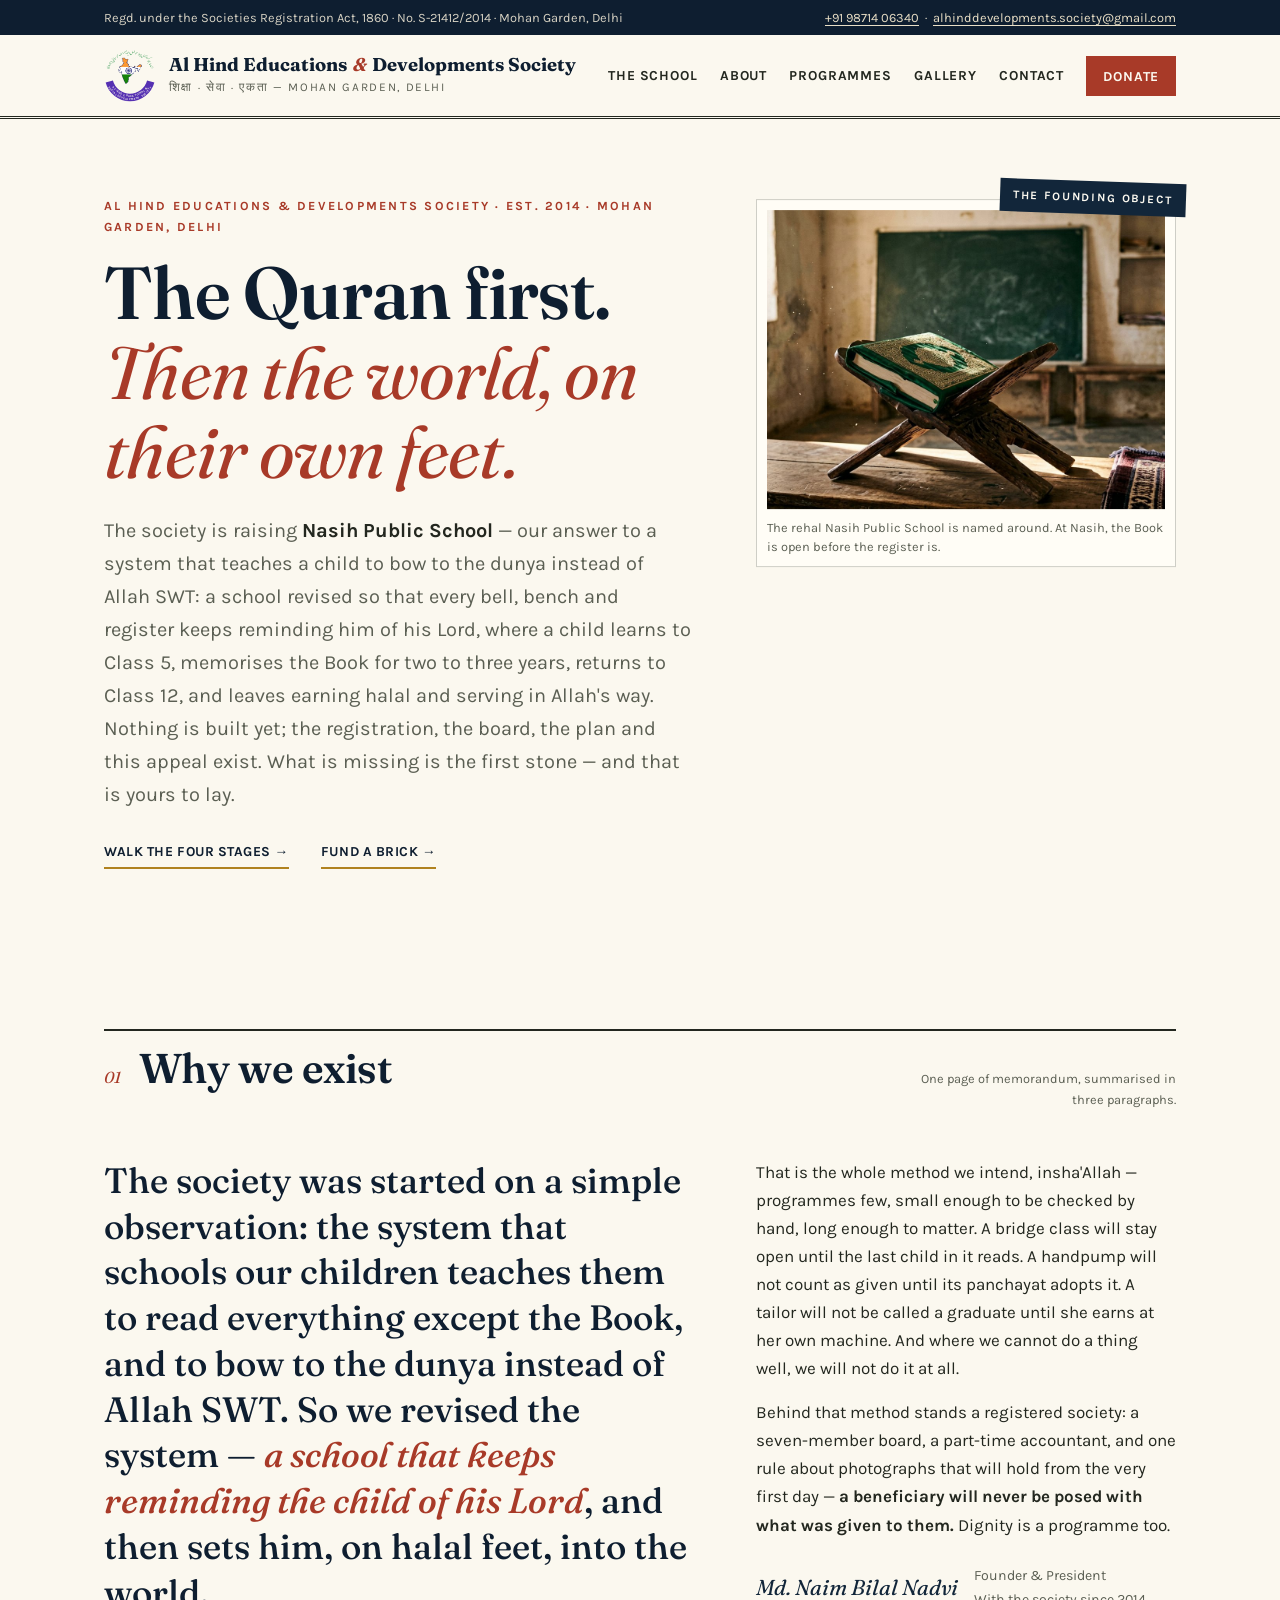
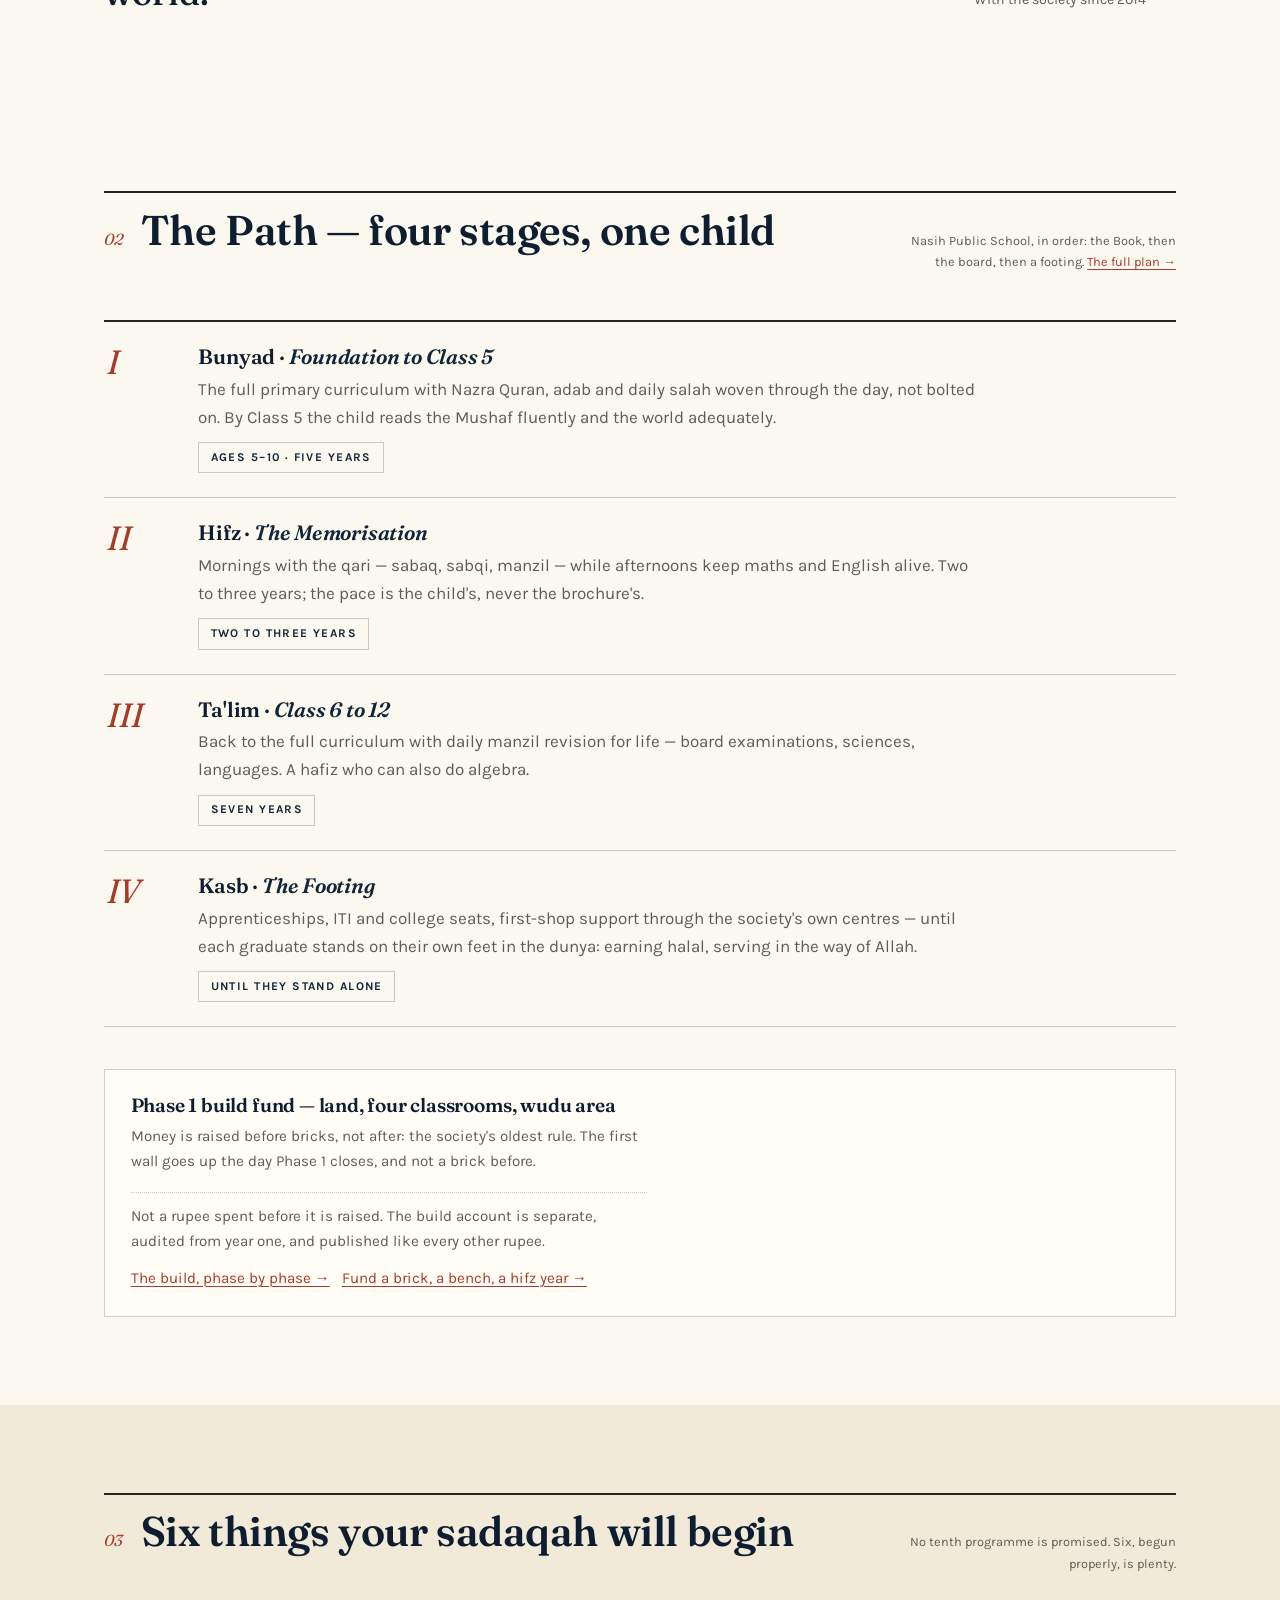
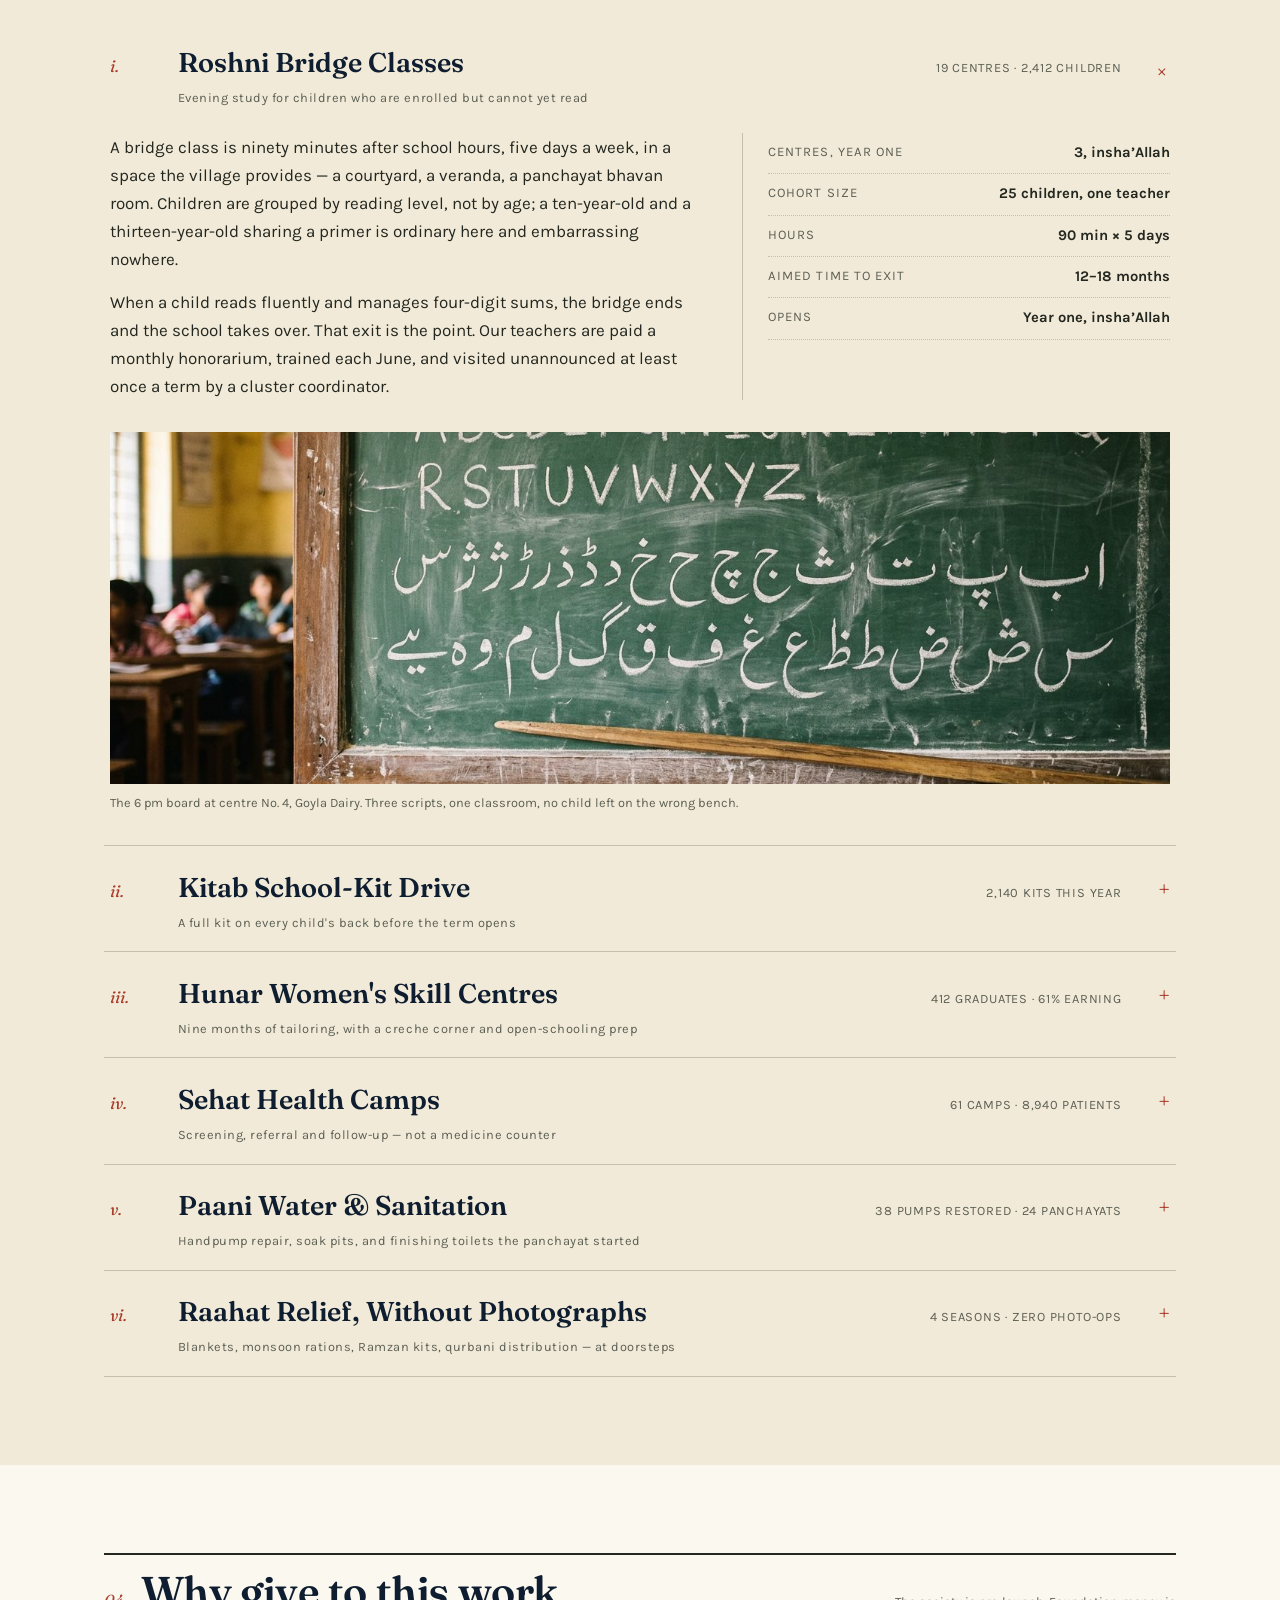
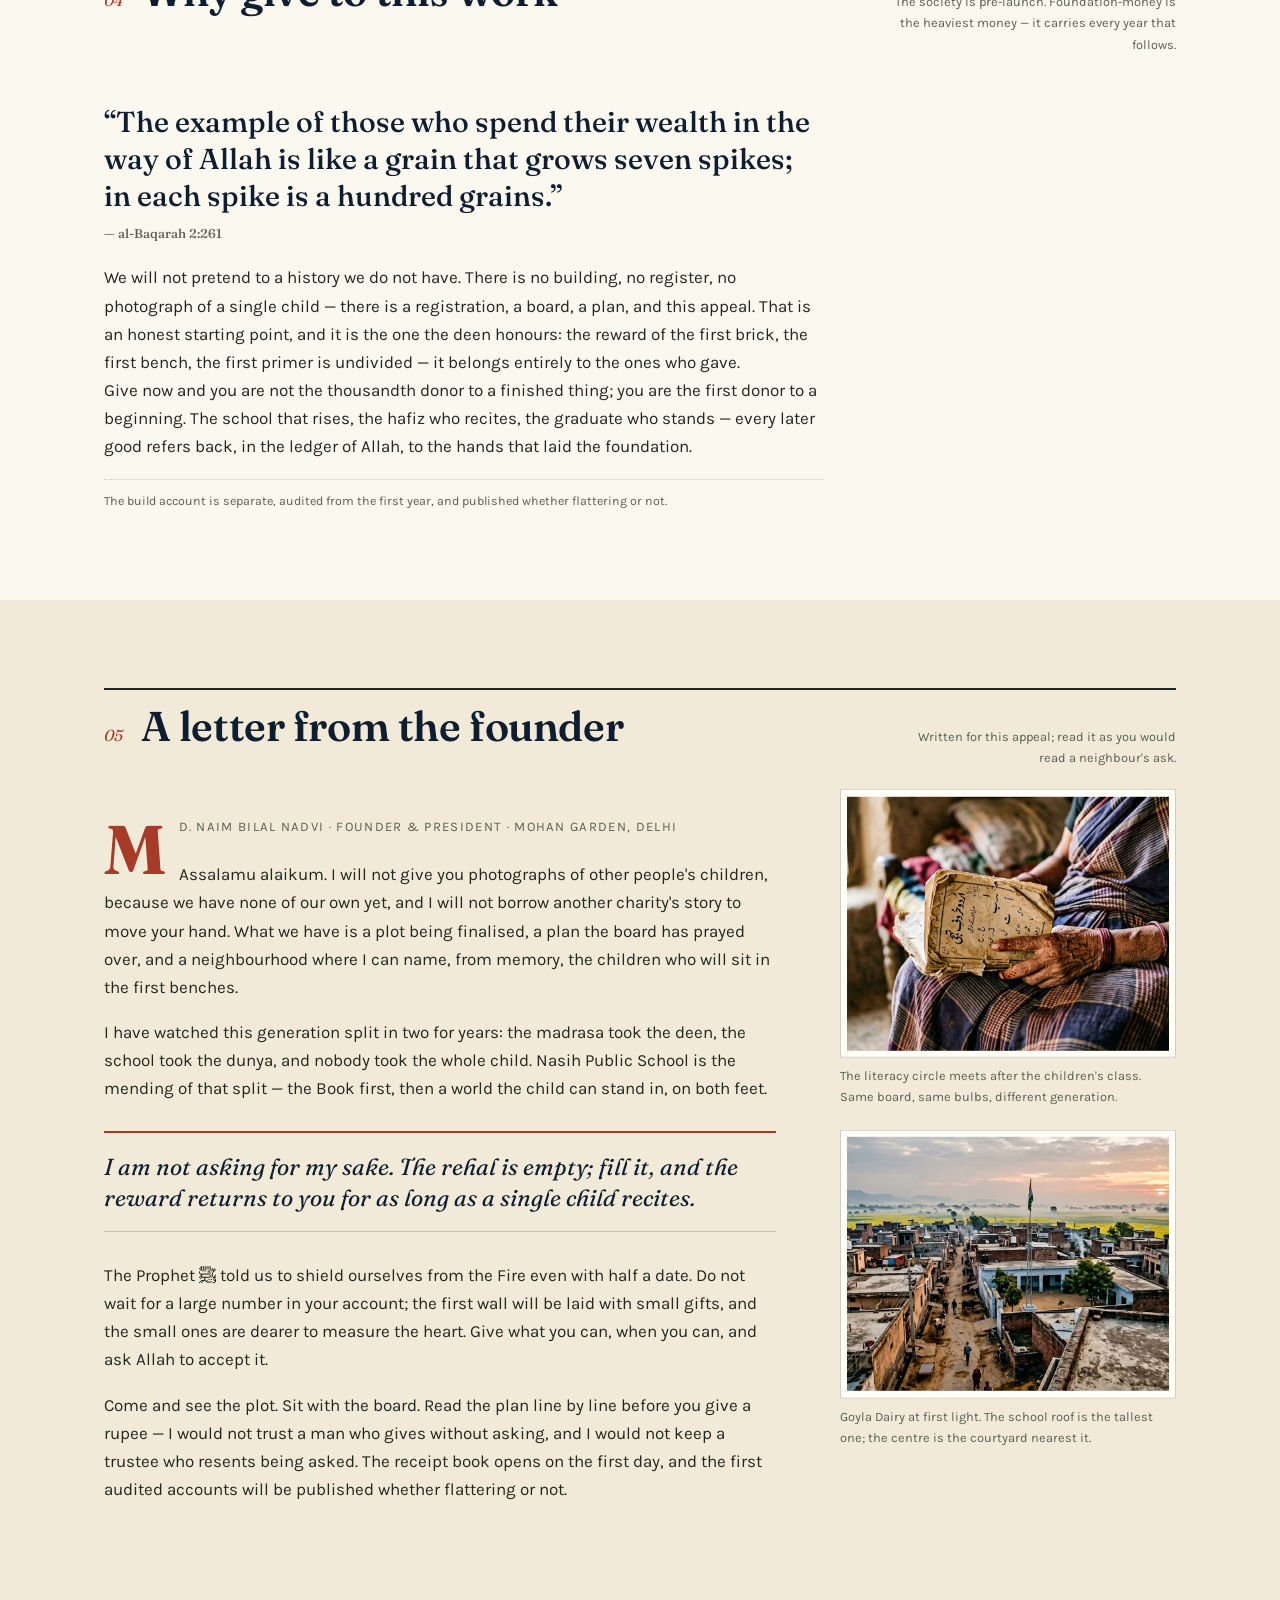
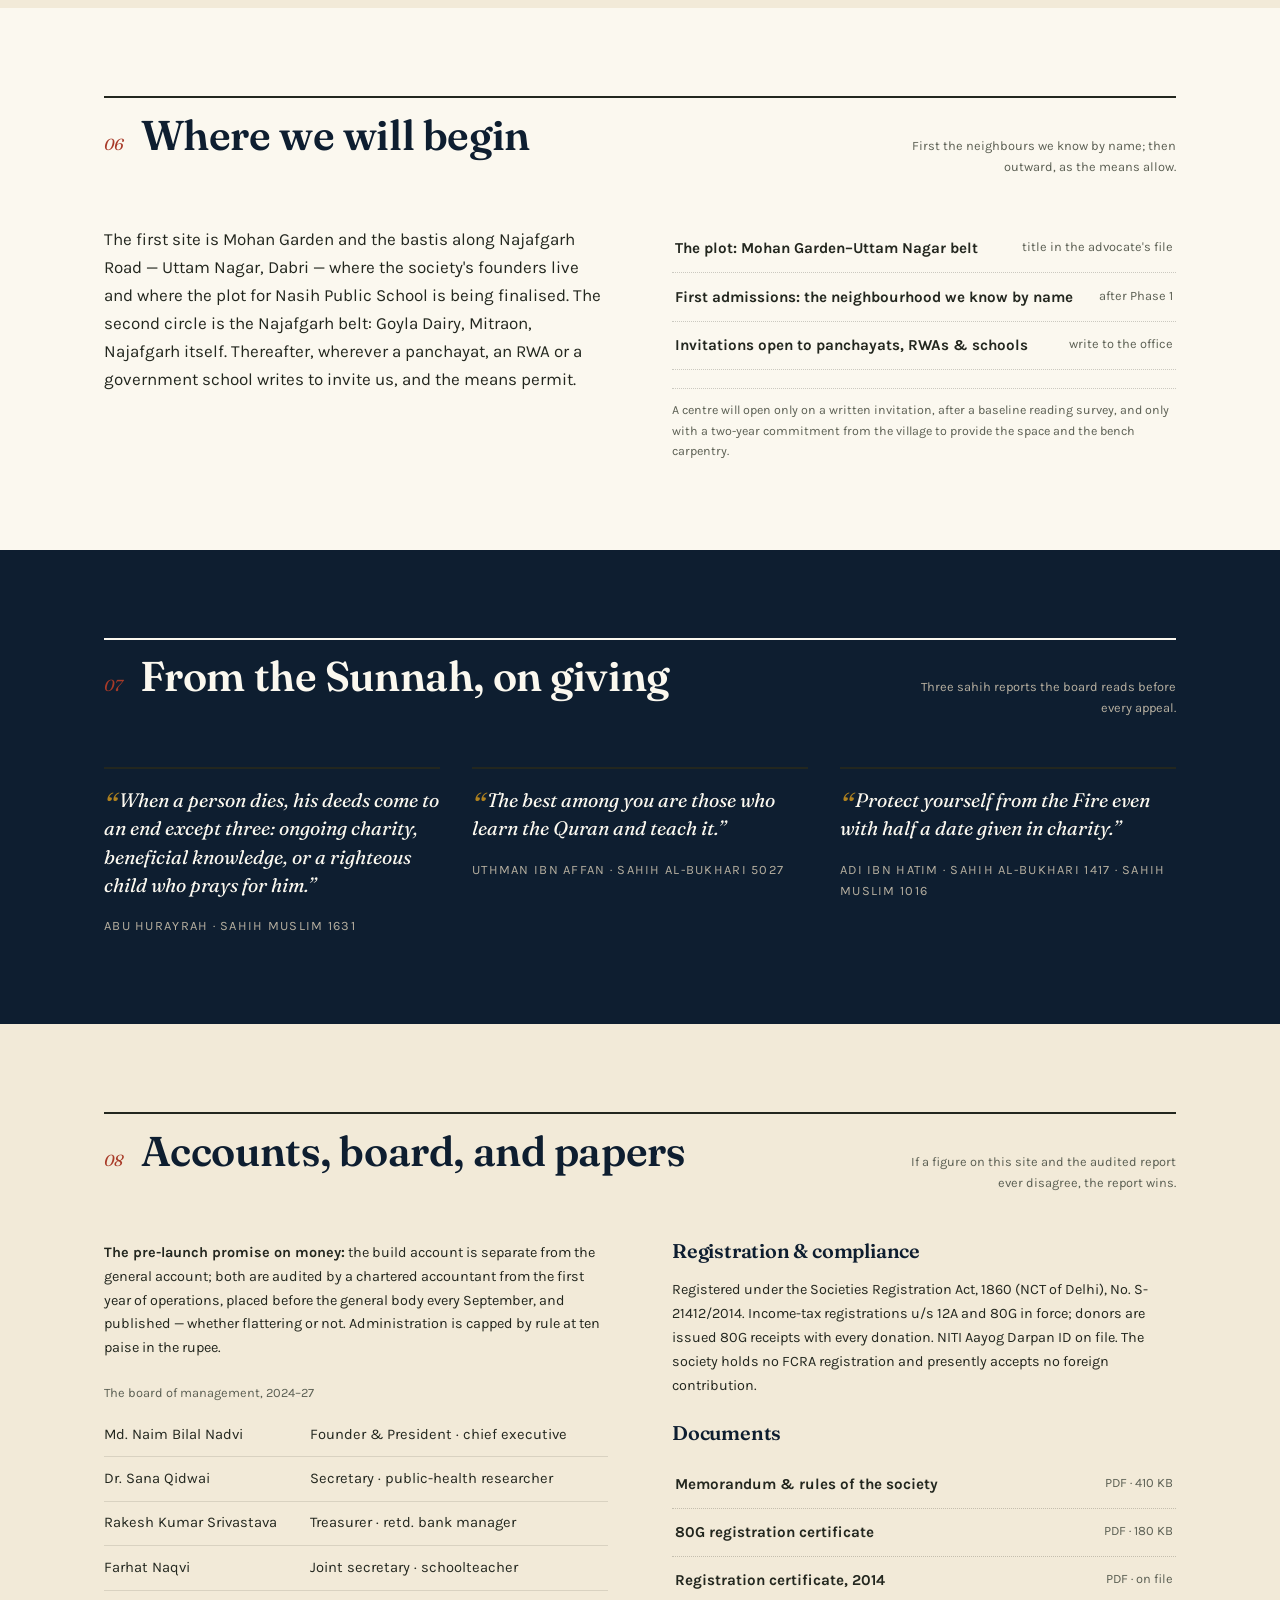
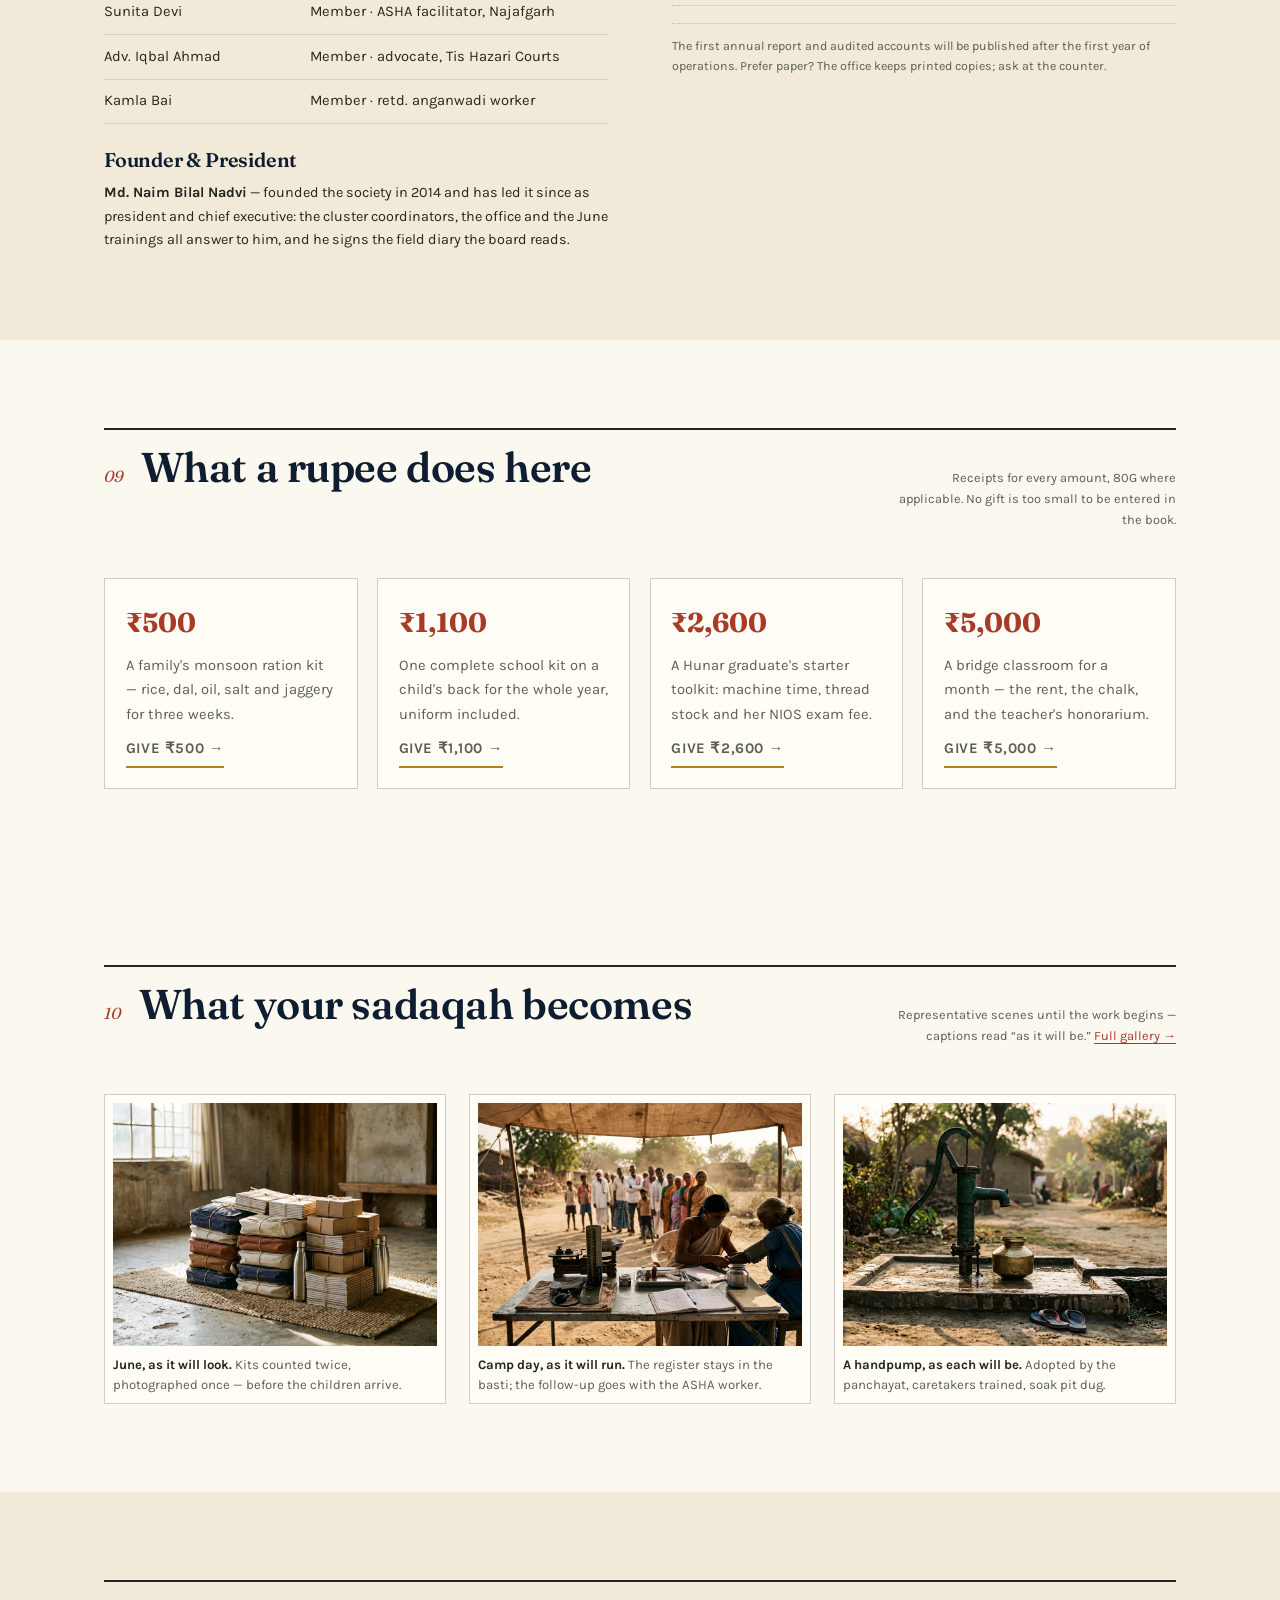
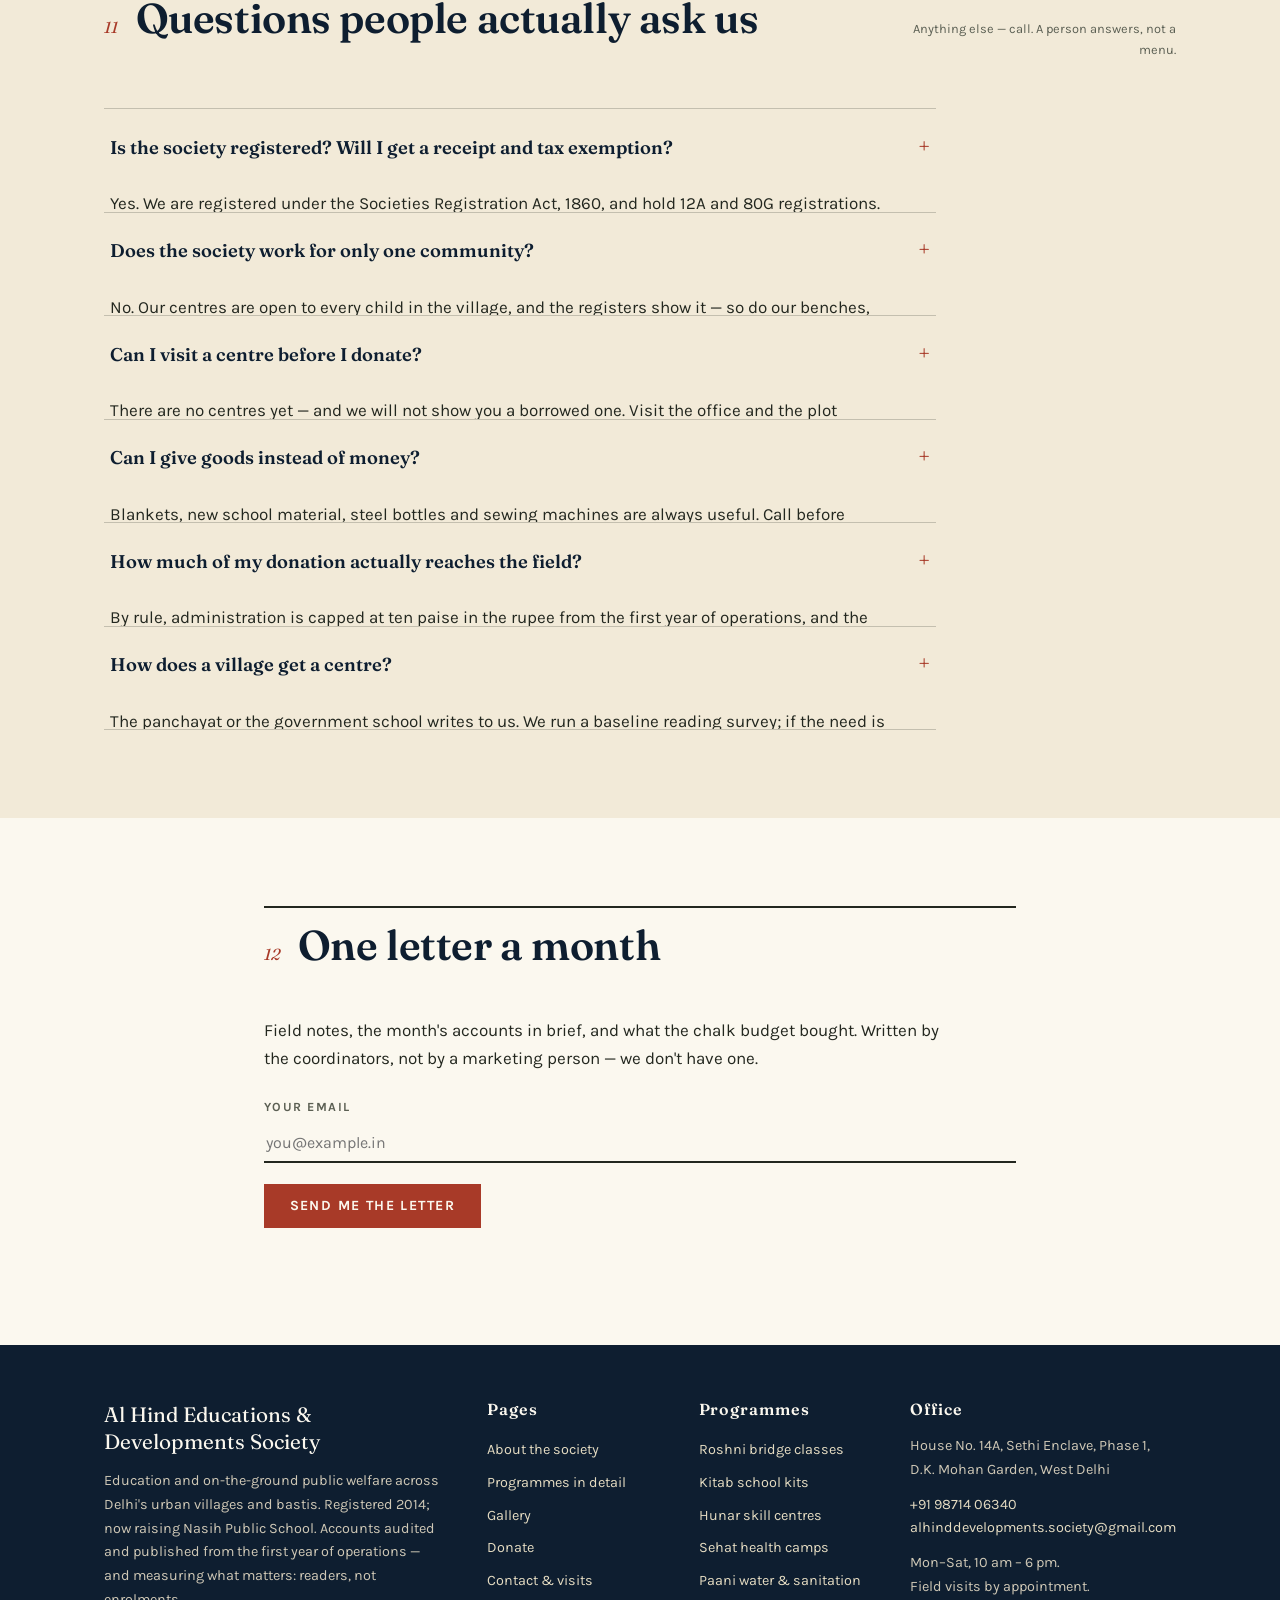
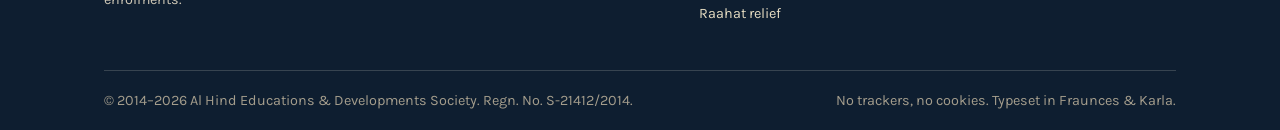
<file: index.html>
<!DOCTYPE html>
<html lang="en">
<head>
<meta charset="utf-8">
<meta name="viewport" content="width=device-width, initial-scale=1">
<meta name="color-scheme" content="light">
<title>Al Hind Educations &amp; Developments Society — Education and public welfare, Mohan Garden, Delhi</title>
<meta name="description" content="Al Hind Educations & Developments Society is a Mohan Garden, Delhi-based welfare society running bridge classrooms, school-kit drives, women's skill centres, health camps and relief work across Delhi's urban villages and bastis since 2014.">
<link rel="icon" type="image/png" href="assets/img/india-map.png">
<link rel="preconnect" href="https://fonts.googleapis.com">
<link rel="preconnect" href="https://fonts.gstatic.com" crossorigin>
<link href="https://fonts.googleapis.com/css2?family=Fraunces:ital,opsz,wght@0,9..144,400..700;1,9..144,400..700&family=Karla:ital,wght@0,400..700;1,400..700&family=Noto+Nastaliq+Urdu:wght@400..700&display=swap" rel="stylesheet">
<link rel="stylesheet" href="assets/css/style.css?v=3">
</head>
<body data-rail>
<a class="skip" href="#main">Skip to content</a>
<div class="progress" aria-hidden="true"><span id="progress"></span></div>

<!-- REPLACE before publishing: registration number, UPI ID and bank details are still placeholders. -->

<div class="topbar">
  <div class="wrap topbar-in">
    <p>Regd. under the Societies Registration Act, 1860 · No. S-21412/2014 · Mohan Garden, Delhi</p>
    <p><a href="tel:+919871406340">+91 98714 06340</a> &nbsp;·&nbsp; <a href="mailto:alhinddevelopments.society@gmail.com">alhinddevelopments.society@gmail.com</a></p>
  </div>
</div>

<header class="masthead">
  <div class="wrap mast-in">
    <a class="brand" href="index.html">
      <svg class="mark" viewBox="0 0 200 200" role="img" aria-label="Seal of the society: the map of India in saffron, white and green with the Ashoka chakra, ringed by its name in Urdu and English"><defs><path id="arc-ur" d="M 14 100 A 86 86 0 0 1 186 100"/><path id="arc-e1" d="M 20 100 A 80 80 0 0 0 180 100"/><path id="arc-e2" d="M 7 100 A 93 93 0 0 0 193 100"/></defs><path d="M 193.7 125.1 A 97 97 0 0 1 6.3 125.1 L 34.3 117.6 A 68 68 0 0 0 165.7 117.6 Z" fill="#5530b2"/><image href="assets/img/india-map.png" x="54" y="30" width="92" height="100" preserveAspectRatio="xMidYMid meet"/><text font-family="'Noto Nastaliq Urdu', serif" font-size="11.5" fill="#178a3a"><textPath href="#arc-ur" startOffset="50%" text-anchor="middle">الہند ایجوکیشنل اینڈ سوشل ڈیولپمنٹ سوسائٹی (رجسٹرڈ)</textPath></text><text font-family="Karla, sans-serif" font-weight="700" font-size="11" letter-spacing="1" fill="#fbf8ef"><textPath href="#arc-e1" startOffset="50%" text-anchor="middle">AL-HIND EDUCATIONAL &amp;</textPath></text><text font-family="Karla, sans-serif" font-weight="700" font-size="11" letter-spacing="1" fill="#fbf8ef"><textPath href="#arc-e2" startOffset="50%" text-anchor="middle">SOCIAL DEVELOPMENT SOCIETY</textPath></text></svg>
      <span>
        <span class="brand-name">Al Hind Educations <em>&amp;</em> Developments Society</span>
        <span class="brand-sub">शिक्षा · सेवा · एकता — Mohan Garden, Delhi</span>
      </span>
    </a>
    <button class="nav-toggle" aria-expanded="false" aria-controls="site-nav">Menu</button>
    <nav class="nav" id="site-nav" aria-label="Main">
      <a href="school.html">The School</a>
      <a href="about.html">About</a>
      <a href="programs.html">Programmes</a>
      <a href="gallery.html">Gallery</a>
      <a href="contact.html">Contact</a>
      <a class="donate" href="donate.html">Donate</a>
    </nav>
  </div>
</header>

<main id="main">

  <!-- ================= HERO ================= -->
  <section class="hero">
    <div class="wrap">
      <div class="hero-grid">
        <div>
          <p class="kicker">Al Hind Educations &amp; Developments Society · est. 2014 · Mohan Garden, Delhi</p>
          <h1>The Quran first. <span class="thin">Then the world, on their own feet.</span></h1>
          <p class="lede">The society is raising <strong>Nasih Public School</strong> — our answer to a system that teaches a child to bow to the dunya instead of Allah SWT: a school revised so that every bell, bench and register keeps reminding him of his Lord, where a child learns to Class&nbsp;5, memorises the Book for two to three years, returns to Class&nbsp;12, and leaves earning halal and serving in Allah's way. Nothing is built yet; the registration, the board, the plan and this appeal exist. What is missing is the first stone — and that is yours to lay.</p>
          <div class="hero-cta">
            <a class="arrow-link" href="school.html">Walk the four stages</a>
            <a class="arrow-link" href="donate.html#school">Fund a brick</a>
          </div>
        </div>
        <div class="hero-fig rv">
          <span class="stamp">The founding object</span>
          <figure>
            <img src="assets/img/rehal-quran.jpg" alt="A closed Quran in a green cloth cover resting on a carved wooden rehal before a blank chalkboard.">
            <figcaption>The rehal Nasih Public School is named around. At Nasih, the Book is open before the register is.</figcaption>
          </figure>
        </div>
      </div>

    </div>
  </section>

  <!-- ================= 01 MISSION ================= -->
  <section id="mission">
    <div class="wrap">
      <div class="sec-head"><span class="sec-no">01</span><h2>Why we exist</h2><span class="sec-note">One page of memorandum, summarised in three paragraphs.</span></div>
      <div class="mission-grid">
          <p class="mission-statement rv">The society was started on a simple observation: the system that schools our children teaches them to read everything except the Book, and to bow to the dunya instead of Allah SWT. So we revised the system — <em>a school that keeps reminding the child of his Lord</em>, and then sets him, on halal feet, into the world.</p>
        <div class="mission-body rv">
          <p>That is the whole method we intend, insha'Allah — programmes few, small enough to be checked by hand, long enough to matter. A bridge class will stay open until the last child in it reads. A handpump will not count as given until its panchayat adopts it. A tailor will not be called a graduate until she earns at her own machine. And where we cannot do a thing well, we will not do it at all.</p>
          <p>Behind that method stands a registered society: a seven-member board, a part-time accountant, and one rule about photographs that will hold from the very first day — <strong>a beneficiary will never be posed with what was given to them.</strong> Dignity is a programme too.</p>
          <div class="signoff">
            <span class="sig">Md. Naim Bilal Nadvi</span>
            <small>Founder &amp; President<br>With the society since 2014</small>
          </div>
        </div>
      </div>
    </div>
  </section>

  <!-- ================= 02 THE PATH ================= -->
  <section id="path">
    <div class="wrap">
      <div class="sec-head"><span class="sec-no">02</span><h2>The Path — four stages, one child</h2><span class="sec-note">Nasih Public School, in order: the Book, then the board, then a footing. <a href="school.html">The full plan →</a></span></div>
      <ol class="path rv">
        <li><span class="path-no">I</span><div>
          <h3>Bunyad · <em>Foundation to Class 5</em></h3>
          <p>The full primary curriculum with Nazra Quran, adab and daily salah woven through the day, not bolted on. By Class&nbsp;5 the child reads the Mushaf fluently and the world adequately.</p>
          <span class="path-len">Ages 5–10 · five years</span>
        </div></li>
        <li><span class="path-no">II</span><div>
          <h3>Hifz · <em>The Memorisation</em></h3>
          <p>Mornings with the qari — sabaq, sabqi, manzil — while afternoons keep maths and English alive. Two to three years; the pace is the child's, never the brochure's.</p>
          <span class="path-len">Two to three years</span>
        </div></li>
        <li><span class="path-no">III</span><div>
          <h3>Ta'lim · <em>Class 6 to 12</em></h3>
          <p>Back to the full curriculum with daily manzil revision for life — board examinations, sciences, languages. A hafiz who can also do algebra.</p>
          <span class="path-len">Seven years</span>
        </div></li>
        <li><span class="path-no">IV</span><div>
          <h3>Kasb · <em>The Footing</em></h3>
          <p>Apprenticeships, ITI and college seats, first-shop support through the society's own centres — until each graduate stands on their own feet in the dunya: earning halal, serving in the way of Allah.</p>
          <span class="path-len">Until they stand alone</span>
        </div></li>
      </ol>
      <div class="buildfund rv" style="grid-template-columns:1fr">
        <div>
          <h3>Phase&nbsp;1 build fund — land, four classrooms, wudu area</h3>
          <p>Money is raised before bricks, not after: the society's oldest rule. The first wall goes up the day Phase&nbsp;1 closes, and not a brick before.</p>
          <p class="footnote">Not a rupee spent before it is raised. The build account is separate, audited from year one, and published like every other rupee.</p>
          <p class="fine" style="margin-top:.8rem"><a href="school.html#build">The build, phase by phase →</a> &nbsp; <a href="donate.html#school">Fund a brick, a bench, a hifz year →</a></p>
        </div>
      </div>
    </div>
  </section>

  <!-- ================= 03 PROGRAMMES ================= -->
  <section id="programmes" class="tinted">
    <div class="wrap">
      <div class="sec-head"><span class="sec-no">03</span><h2>Six things your sadaqah will begin</h2><span class="sec-note">No tenth programme is promised. Six, begun properly, is plenty.</span></div>

      <div class="acc prog open">
        <button class="prog-btn acc-btn" aria-expanded="true">
          <span class="prog-no">i.</span>
          <span class="prog-name">Roshni Bridge Classes<small>Evening study for children who are enrolled but cannot yet read</small></span>
          <span class="prog-meta">19 centres · 2,412 children</span>
          <span class="prog-x" aria-hidden="true">+</span>
        </button>
        <div class="prog-panel"><div>
          <div class="prog-body">
            <div>
              <p>A bridge class is ninety minutes after school hours, five days a week, in a space the village provides — a courtyard, a veranda, a panchayat bhavan room. Children are grouped by reading level, not by age; a ten-year-old and a thirteen-year-old sharing a primer is ordinary here and embarrassing nowhere.</p>
              <p>When a child reads fluently and manages four-digit sums, the bridge ends and the school takes over. That exit is the point. Our teachers are paid a monthly honorarium, trained each June, and visited unannounced at least once a term by a cluster coordinator.</p>
            </div>
            <div class="prog-facts">
              <dl>
                <div><dt>Centres, year one</dt><dd>3, insha&#8217;Allah</dd></div>
                <div><dt>Cohort size</dt><dd>25 children, one teacher</dd></div>
                <div><dt>Hours</dt><dd>90 min × 5 days</dd></div>
                <div><dt>Aimed time to exit</dt><dd>12–18 months</dd></div>
                <div><dt>Opens</dt><dd>Year one, insha&#8217;Allah</dd></div>
              </dl>
            </div>
            <figure class="prog-fig">
              <img src="assets/img/bridge-class-board.jpg" alt="A chalkboard lettered in Devanagari, English and Urdu with a wooden pointer on the ledge.">
              <figcaption>The 6&nbsp;pm board at centre No.&nbsp;4, Goyla Dairy. Three scripts, one classroom, no child left on the wrong bench.</figcaption>
            </figure>
          </div>
        </div></div>
      </div>

      <div class="acc prog">
        <button class="prog-btn acc-btn" aria-expanded="false">
          <span class="prog-no">ii.</span>
          <span class="prog-name">Kitab School-Kit Drive<small>A full kit on every child's back before the term opens</small></span>
          <span class="prog-meta">2,140 kits this year</span>
          <span class="prog-x" aria-hidden="true">+</span>
        </button>
        <div class="prog-panel"><div>
          <div class="prog-body">
            <div>
              <p>Every June, before terms begin, we hand out complete kits: canvas bag, three notebooks, slate and pencils, a geometry box, a steel bottle, and two sets of uniform stitched at our own Hunar centres — so one programme's output is another programme's input.</p>
              <p>Distribution happens at the school gate in ordinary school hours. There is no dais, no garlanding, and no photograph of a child holding up what was given to them. The kit list and the school's enrolment register are reconciled line by line.</p>
            </div>
            <div class="prog-facts">
              <dl>
                <div><dt>Method</dt><dd>Before term opens</dd></div>
                <div><dt>Cost per kit</dt><dd>₹1,080</dd></div>
                <div><dt>Uniforms</dt><dd>Stitched in-house</dd></div>
              </dl>
            </div>
            <figure class="prog-fig">
              <img src="assets/img/kitab-school-kits.jpg" alt="Canvas school bags, exercise books and steel bottles stacked on a jute mat in a storeroom.">
              <figcaption>The Mohan Garden godown on the morning of the June drive. Every kit is checked against the list twice.</figcaption>
            </figure>
          </div>
        </div></div>
      </div>

      <div class="acc prog">
        <button class="prog-btn acc-btn" aria-expanded="false">
          <span class="prog-no">iii.</span>
          <span class="prog-name">Hunar Women's Skill Centres<small>Nine months of tailoring, with a creche corner and open-schooling prep</small></span>
          <span class="prog-meta">412 graduates · 61% earning</span>
          <span class="prog-x" aria-hidden="true">+</span>
        </button>
        <div class="prog-panel"><div>
          <div class="prog-body">
            <div>
              <p>Six treadle machines per centre, three hours a day, nine months. A corner of every room is kept for small children, because a creche is the difference between a course and a promise. Graduates get machine time, a starter toolkit and — if they want it — preparation for the NIOS Class&nbsp;8 or Class&nbsp;10 open examinations.</p>
              <p>We count a graduate as <em>placed</em> only when she reports income from her own stitching for three consecutive months. Last year 61% did. The rest know a trade and a creche that worked; we count that honestly too.</p>
            </div>
            <div class="prog-facts">
              <dl>
                <div><dt>Centres, year one</dt><dd>1</dd></div>
                <div><dt>Course</dt><dd>9 months, 3 hr/day</dd></div>
                <div><dt>First batch</dt><dd>20 women</dd></div>
                <div><dt>Our goal</dt><dd>6 in 10 earning</dd></div>
              </dl>
            </div>
            <figure class="prog-fig">
              <img src="assets/img/hunar-sewing-hall.jpg" alt="A training hall with rows of treadle sewing machines and two women working at them, seen from behind.">
              <figcaption>Third-hour at the Mohan Garden centre. The fabric on the shelf was bought at Sadar Bazaar wholesale and cut to pattern by the second batch.</figcaption>
            </figure>
          </div>
        </div></div>
      </div>

      <div class="acc prog">
        <button class="prog-btn acc-btn" aria-expanded="false">
          <span class="prog-no">iv.</span>
          <span class="prog-name">Sehat Health Camps<small>Screening, referral and follow-up — not a medicine counter</small></span>
          <span class="prog-meta">61 camps · 8,940 patients</span>
          <span class="prog-x" aria-hidden="true">+</span>
        </button>
        <div class="prog-panel"><div>
          <div class="prog-body">
            <div>
              <p>A one-day camp with volunteer doctors: blood pressure, blood sugar, haemoglobin, weight, and eyes. What we can fix, we fix; what needs the community health centre, we write a referral slip for and follow up through the ASHA worker's register. Spectacles prescribed at camp are delivered at the next visit, fitted, free.</p>
              <p>We do not run a pharmacy and we do not take prescriptions from anyone who was not at the camp. Seventy-one percent of our referrals last year were followed through to a government facility; the register says so.</p>
            </div>
            <div class="prog-facts">
              <dl>
                <div><dt>Camps, year one</dt><dd>6</dd></div>
                <div><dt>Per camp</dt><dd>≈150 patients</dd></div>
                <div><dt>Spectacles</dt><dd>Prescribed, fitted, free</dd></div>
                <div><dt>Rule</dt><dd>Every slip followed</dd></div>
              </dl>
            </div>
            <figure class="prog-fig">
              <img src="assets/img/sehat-health-camp.jpg" alt="A folding table with a blood-pressure cuff, weighing scale and registers under a canvas canopy; a short queue beyond.">
              <figcaption>Camp day at Bhalswa, North West Delhi. The queue moves because the register is kept in the basti, not in our office.</figcaption>
            </figure>
          </div>
        </div></div>
      </div>

      <div class="acc prog">
        <button class="prog-btn acc-btn" aria-expanded="false">
          <span class="prog-no">v.</span>
          <span class="prog-name">Paani Water &amp; Sanitation<small>Handpump repair, soak pits, and finishing toilets the panchayat started</small></span>
          <span class="prog-meta">38 pumps restored · 24 panchayats</span>
          <span class="prog-x" aria-hidden="true">+</span>
        </button>
        <div class="prog-panel"><div>
          <div class="prog-body">
            <div>
              <p>A broken handpump is a two-kilometre walk for somebody's daughter, so repairs come first: we stock rods, seals and chains, and train two caretakers per pump. Every repaired pump gets a soak pit so the water doesn't pool and breed mosquitoes, and the panchayat formally adopts it.</p>
              <p>Where toilets were started and abandoned, we supply the missing door, pan or ring beam — the last fifteen percent — and the panchayat supplies the mason. 117 toilets finished this way cost a fraction of new builds and, being already half-owned by the village, actually get used.</p>
            </div>
            <div class="prog-facts">
              <dl>
                <div><dt>Pumps, year one</dt><dd>10</dd></div>
                <div><dt>With each pump</dt><dd>One soak pit</dd></div>
                <div><dt>Method</dt><dd>The last 15%</dd></div>
                <div><dt>Partners sought</dt><dd>Every panchayat that invites</dd></div>
              </dl>
            </div>
            <figure class="prog-fig">
              <img src="assets/img/paani-handpump.jpg" alt="A freshly painted green handpump on a concrete platform with a brass pot and a pair of small chappals.">
              <figcaption>Handpump No.&nbsp;7, Goyla Dairy, back in service 27 July. The chappals in the frame are the real inspection report.</figcaption>
            </figure>
          </div>
        </div></div>
      </div>

      <div class="acc prog">
        <button class="prog-btn acc-btn" aria-expanded="false">
          <span class="prog-no">vi.</span>
          <span class="prog-name">Raahat Relief, Without Photographs<small>Blankets, monsoon rations, Ramzan kits, qurbani distribution — at doorsteps</small></span>
          <span class="prog-meta">4 seasons · zero photo-ops</span>
          <span class="prog-x" aria-hidden="true">+</span>
        </button>
        <div class="prog-panel"><div>
          <div class="prog-body">
            <div>
              <p>Blankets in December and January, ration kits when the monsoon closes roads, dates and rations through Ramzan, qurbani meat on Eid al-Adha. Lists are drawn with the panchayat and the anganwadi worker, and distribution is door-to-door. A family's hardship is not a backdrop.</p>
              <p>This is the only programme we run that we refuse to photograph. Donors who want proof of delivery get the signed list and the panchayat's seal; they do not get faces.</p>
            </div>
            <div class="prog-facts">
              <dl>
                <div><dt>First winter target</dt><dd>500</dd></div>
                <div><dt>Monsoon kits</dt><dd>As the rains demand</dd></div>
                <div><dt>Method</dt><dd>Door-to-door</dd></div>
                <div><dt>Photographs of recipients</dt><dd>None, ever</dd></div>
              </dl>
            </div>
            <figure class="prog-fig">
              <img src="assets/img/winter-blankets.jpg" alt="Bundles of folded grey wool blankets tied with rope on a wooden table in a storeroom.">
              <figcaption>December stock, counted and tied in fifties. The list travels with the truck; the camera stays home.</figcaption>
            </figure>
          </div>
        </div></div>
      </div>

    </div>
  </section>

  <!-- ================= 03 IMPACT ================= -->
  <section id="impact">
    <div class="wrap">
      <div class="sec-head"><span class="sec-no">04</span><h2>Why give to this work</h2><span class="sec-note">The society is pre-launch. Foundation-money is the heaviest money — it carries every year that follows.</span></div>
      <div class="rv" style="max-width:72ch">
          <p class="mission-statement" style="font-size:clamp(1.25rem,2.4vw,1.8rem)">“The example of those who spend their wealth in the way of Allah is like a grain that grows seven spikes; in each spike is a hundred grains.” <span class="fine" style="display:block; margin-top:.6rem">— al-Baqarah 2:261</span></p>
          <p style="margin-top:1.2rem">We will not pretend to a history we do not have. There is no building, no register, no photograph of a single child — there is a registration, a board, a plan, and this appeal. That is an honest starting point, and it is the one the deen honours: the reward of the first brick, the first bench, the first primer is undivided — it belongs entirely to the ones who gave.</p>
          <p>Give now and you are not the thousandth donor to a finished thing; you are the first donor to a beginning. The school that rises, the hafiz who recites, the graduate who stands — every later good refers back, in the ledger of Allah, to the hands that laid the foundation.</p>
          <p class="footnote" style="margin-top:1.2rem">The build account is separate, audited from the first year, and published whether flattering or not.</p>
      </div>
    </div>
  </section>

  <!-- ================= 04 FIELD STORY ================= -->
  <section class="tinted" id="diary">
    <div class="wrap">
      <div class="sec-head"><span class="sec-no">05</span><h2>A letter from the founder</h2><span class="sec-note">Written for this appeal; read it as you would read a neighbour's ask.</span></div>
      <div class="story">
        <article class="rv">
          <p class="byline">Md. Naim Bilal Nadvi · Founder &amp; President · Mohan Garden, Delhi</p>
          <p>Assalamu alaikum. I will not give you photographs of other people's children, because we have none of our own yet, and I will not borrow another charity's story to move your hand. What we have is a plot being finalised, a plan the board has prayed over, and a neighbourhood where I can name, from memory, the children who will sit in the first benches.</p>
          <p>I have watched this generation split in two for years: the madrasa took the deen, the school took the dunya, and nobody took the whole child. Nasih Public School is the mending of that split — the Book first, then a world the child can stand in, on both feet.</p>
          <div class="pull">I am not asking for my sake. The rehal is empty; fill it, and the reward returns to you for as long as a single child recites.</div>
          <p>The Prophet ﷺ told us to shield ourselves from the Fire even with half a date. Do not wait for a large number in your account; the first wall will be laid with small gifts, and the small ones are dearer to measure the heart. Give what you can, when you can, and ask Allah to accept it.</p>
          <p>Come and see the plot. Sit with the board. Read the plan line by line before you give a rupee — I would not trust a man who gives without asking, and I would not keep a trustee who resents being asked. The receipt book opens on the first day, and the first audited accounts will be published whether flattering or not.</p>
        </article>
        <aside class="story-aside rv">
          <figure>
            <img src="assets/img/primer-hands.jpg" alt="An elderly woman's hands holding a well-used Urdu primer on her lap.">
            <figcaption>The literacy circle meets after the children's class. Same board, same bulbs, different generation.</figcaption>
          </figure>
          <figure>
            <img src="assets/img/village-dawn.jpg" alt="A north Indian village at dawn, rooftops in mist, a school building with a flagpole at the edge.">
            <figcaption>Goyla Dairy at first light. The school roof is the tallest one; the centre is the courtyard nearest it.</figcaption>
          </figure>
        </aside>
      </div>
    </div>
  </section>

  <!-- ================= 05 WHERE WE WORK ================= -->
  <section id="centres">
    <div class="wrap">
      <div class="sec-head"><span class="sec-no">06</span><h2>Where we will begin</h2><span class="sec-note">First the neighbours we know by name; then outward, as the means allow.</span></div>
      <div class="impact-grid rv">
        <p style="max-width:40em">The first site is Mohan Garden and the bastis along Najafgarh Road — Uttam Nagar, Dabri — where the society's founders live and where the plot for Nasih Public School is being finalised. The second circle is the Najafgarh belt: Goyla Dairy, Mitraon, Najafgarh itself. Thereafter, wherever a panchayat, an RWA or a government school writes to invite us, and the means permit.</p>
        <div>
          <ul class="doc-list">
            <li><a href="school.html#build">The plot: Mohan Garden–Uttam Nagar belt <span>title in the advocate's file</span></a></li>
            <li><a href="school.html#admissions">First admissions: the neighbourhood we know by name <span>after Phase 1</span></a></li>
            <li><a href="contact.html">Invitations open to panchayats, RWAs &amp; schools <span>write to the office</span></a></li>
          </ul>
          <p class="footnote">A centre will open only on a written invitation, after a baseline reading survey, and only with a two-year commitment from the village to provide the space and the bench carpentry.</p>
        </div>
      </div>
    </div>
  </section>

  <!-- ================= 06 VOICES ================= -->
  <section class="dark" id="voices">
    <div class="wrap">
      <div class="sec-head"><span class="sec-no">07</span><h2>From the Sunnah, on giving</h2><span class="sec-note">Three sahih reports the board reads before every appeal.</span></div>
      <div class="voices">
        <div class="voice rv">
          <blockquote>When a person dies, his deeds come to an end except three: ongoing charity, beneficial knowledge, or a righteous child who prays for him.”</blockquote>
          <cite>Abu Hurayrah · Sahih Muslim 1631</cite>
        </div>
        <div class="voice rv">
          <blockquote>The best among you are those who learn the Quran and teach it.”</blockquote>
          <cite>Uthman ibn Affan · Sahih al-Bukhari 5027</cite>
        </div>
        <div class="voice rv">
          <blockquote>Protect yourself from the Fire even with half a date given in charity.”</blockquote>
          <cite>Adi ibn Hatim · Sahih al-Bukhari 1417 · Sahih Muslim 1016</cite>
        </div>
      </div>
    </div>
  </section>

  <!-- ================= 07 TRANSPARENCY ================= -->
  <section id="transparency" class="tinted">
    <div class="wrap">
      <div class="sec-head"><span class="sec-no">08</span><h2>Accounts, board, and papers</h2><span class="sec-note">If a figure on this site and the audited report ever disagree, the report wins.</span></div>
      <div class="trans-grid">
        <div class="rv">
          <p class="small" style="max-width:36em; margin-bottom:1.4rem"><strong>The pre-launch promise on money:</strong> the build account is separate from the general account; both are audited by a chartered accountant from the first year of operations, placed before the general body every September, and published — whether flattering or not. Administration is capped by rule at ten paise in the rupee.</p>
          <table>
            <caption>The board of management, 2024–27</caption>
            <tbody>
              <tr><td>Md. Naim Bilal Nadvi</td><td>Founder &amp; President · chief executive</td></tr>
              <tr><td>Dr. Sana Qidwai</td><td>Secretary · public-health researcher</td></tr>
              <tr><td>Rakesh Kumar Srivastava</td><td>Treasurer · retd. bank manager</td></tr>
              <tr><td>Farhat Naqvi</td><td>Joint secretary · schoolteacher</td></tr>
              <tr><td>Sunita Devi</td><td>Member · ASHA facilitator, Najafgarh</td></tr>
              <tr><td>Adv. Iqbal Ahmad</td><td>Member · advocate, Tis Hazari Courts</td></tr>
              <tr><td>Kamla Bai</td><td>Member · retd. anganwadi worker</td></tr>
            </tbody>
          </table>
          <h3 style="margin:1.6rem 0 .6rem">Founder &amp; President</h3>
          <p class="small" style="max-width:36em"><strong>Md. Naim Bilal Nadvi</strong> — founded the society in 2014 and has led it since as president and chief executive: the cluster coordinators, the office and the June trainings all answer to him, and he signs the field diary the board reads.</p>
        </div>
        <div class="rv">
          <h3 style="margin-bottom:1rem">Registration &amp; compliance</h3>
          <p class="small" style="max-width:36em">Registered under the Societies Registration Act, 1860 (NCT of Delhi), No.&nbsp;S-21412/2014. Income-tax registrations u/s 12A and 80G in force; donors are issued 80G receipts with every donation. NITI&nbsp;Aayog Darpan ID on file. The society holds no FCRA registration and presently accepts no foreign contribution.</p>
          <h3 style="margin:1.6rem 0 1rem">Documents</h3>
          <ul class="doc-list">
            <!-- Add the actual PDFs under assets/docs/ and update these links. -->
            <li><a href="assets/docs/memorandum-of-society.pdf">Memorandum &amp; rules of the society <span>PDF · 410 KB</span></a></li>
            <li><a href="assets/docs/80g-certificate.pdf">80G registration certificate <span>PDF · 180 KB</span></a></li>
            <li><a href="assets/docs/registration-certificate.pdf">Registration certificate, 2014 <span>PDF · on file</span></a></li>
          </ul>
          <p class="footnote">The first annual report and audited accounts will be published after the first year of operations. Prefer paper? The office keeps printed copies; ask at the counter.</p>
        </div>
      </div>
    </div>
  </section>

  <!-- ================= 08 GIVE ================= -->
  <section id="give">
    <div class="wrap">
      <div class="sec-head"><span class="sec-no">09</span><h2>What a rupee does here</h2><span class="sec-note">Receipts for every amount, 80G where applicable. No gift is too small to be entered in the book.</span></div>
      <div class="give-grid">
        <a class="give-card rv" href="donate.html">
          <b>₹500</b>
          <span>A family's monsoon ration kit — rice, dal, oil, salt and jaggery for three weeks.</span>
          <span class="arrow-link">Give ₹500</span>
        </a>
        <a class="give-card rv" href="donate.html">
          <b>₹1,100</b>
          <span>One complete school kit on a child's back for the whole year, uniform included.</span>
          <span class="arrow-link">Give ₹1,100</span>
        </a>
        <a class="give-card rv" href="donate.html">
          <b>₹2,600</b>
          <span>A Hunar graduate's starter toolkit: machine time, thread stock and her NIOS exam fee.</span>
          <span class="arrow-link">Give ₹2,600</span>
        </a>
        <a class="give-card rv" href="donate.html">
          <b>₹5,000</b>
          <span>A bridge classroom for a month — the rent, the chalk, and the teacher's honorarium.</span>
          <span class="arrow-link">Give ₹5,000</span>
        </a>
      </div>
    </div>
  </section>

  <!-- ================= 10 GALLERY TEASER ================= -->
  <section id="gallery-teaser">
    <div class="wrap">
      <div class="sec-head"><span class="sec-no">10</span><h2>What your sadaqah becomes</h2><span class="sec-note">Representative scenes until the work begins — captions read “as it will be.” <a href="gallery.html">Full gallery →</a></span></div>
      <div class="gal rv">
        <figure>
          <div class="ph"><img src="assets/img/kitab-school-kits.jpg" alt="School kits stacked on a jute mat before distribution."></div>
          <figcaption><b>June, as it will look.</b> Kits counted twice, photographed once — before the children arrive.</figcaption>
        </figure>
        <figure>
          <div class="ph"><img src="assets/img/sehat-health-camp.jpg" alt="A health camp table under a canopy with a queue beyond."></div>
          <figcaption><b>Camp day, as it will run.</b> The register stays in the basti; the follow-up goes with the ASHA worker.</figcaption>
        </figure>
        <figure>
          <div class="ph"><img src="assets/img/paani-handpump.jpg" alt="A repaired handpump on a clean concrete platform."></div>
          <figcaption><b>A handpump, as each will be.</b> Adopted by the panchayat, caretakers trained, soak pit dug.</figcaption>
        </figure>
      </div>
    </div>
  </section>

  <!-- ================= 11 FAQ ================= -->
  <section class="tinted" id="faq">
    <div class="wrap">
      <div class="sec-head"><span class="sec-no">11</span><h2>Questions people actually ask us</h2><span class="sec-note">Anything else — call. A person answers, not a menu.</span></div>
      <div class="faq">
        <div class="acc prog">
          <button class="prog-btn acc-btn" aria-expanded="false">
            <span class="prog-name">Is the society registered? Will I get a receipt and tax exemption?</span>
            <span class="prog-x" aria-hidden="true">+</span>
          </button>
          <div class="prog-panel"><div class="prog-body"><p>Yes. We are registered under the Societies Registration Act, 1860, and hold 12A and 80G registrations. Every donation, of any size, is entered in the receipt book and a numbered receipt is issued the same day; 80G certificates for the year are sent in April. If you donated and did not get a receipt, that is a red flag we want to see — call the office.</p></div></div>
        </div>
        <div class="acc prog">
          <button class="prog-btn acc-btn" aria-expanded="false">
            <span class="prog-name">Does the society work for only one community?</span>
            <span class="prog-x" aria-hidden="true">+</span>
          </button>
          <div class="prog-panel"><div class="prog-body"><p>No. Our centres are open to every child in the village, and the registers show it — so do our benches, our boards and our board of management, three of whose seven members are not Muslim. Welfare has no religion; a child who cannot read is a child who cannot read.</p></div></div>
        </div>
        <div class="acc prog">
          <button class="prog-btn acc-btn" aria-expanded="false">
            <span class="prog-name">Can I visit a centre before I donate?</span>
            <span class="prog-x" aria-hidden="true">+</span>
          </button>
          <div class="prog-panel"><div class="prog-body"><p>There are no centres yet — and we will not show you a borrowed one. Visit the office and the plot instead: the plan, the receipt book and the board's minutes are the same on every day, and Tuesday is board day, the best day to watch the society think.</p></div></div>
        </div>
        <div class="acc prog">
          <button class="prog-btn acc-btn" aria-expanded="false">
            <span class="prog-name">Can I give goods instead of money?</span>
            <span class="prog-x" aria-hidden="true">+</span>
          </button>
          <div class="prog-panel"><div class="prog-body"><p>Blankets, new school material, steel bottles and sewing machines are always useful. Call before sending anything else: half the goodwill in charity godowns is stock nobody can use, and we would rather tell you what the centres need this month than store what they don't.</p></div></div>
        </div>
        <div class="acc prog">
          <button class="prog-btn acc-btn" aria-expanded="false">
            <span class="prog-name">How much of my donation actually reaches the field?</span>
            <span class="prog-x" aria-hidden="true">+</span>
          </button>
          <div class="prog-panel"><div class="prog-body"><p>By rule, administration is capped at ten paise in the rupee from the first year of operations, and the audited accounts — published from year one — will show whether we kept it. Until then every rupee sits receipted and named in the build or general account, and the office stays small on principle.</p></div></div>
        </div>
        <div class="acc prog">
          <button class="prog-btn acc-btn" aria-expanded="false">
            <span class="prog-name">How does a village get a centre?</span>
            <span class="prog-x" aria-hidden="true">+</span>
          </button>
          <div class="prog-panel"><div class="prog-body"><p>The panchayat or the government school writes to us. We run a baseline reading survey; if the need is real and the village commits to providing space and bench carpentry for two years, a centre opens at the next June training. We have said no to villages, and been thanked later for it — a centre that cannot be staffed well hurts more than it helps.</p></div></div>
        </div>
      </div>
    </div>
  </section>

  <!-- ================= 12 LETTER ================= -->
  <section id="letter">
    <div class="wrap" style="max-width:52rem">
      <div class="sec-head"><span class="sec-no">12</span><h2>One letter a month</h2></div>
      <p style="max-width:40em; margin-bottom:1.6rem">Field notes, the month's accounts in brief, and what the chalk budget bought. Written by the coordinators, not by a marketing person — we don't have one.</p>
      <form data-say="Shukriya — you are on the list. The next letter goes out on the first of the month.">
        <div class="field">
          <label for="nl-email">Your email</label>
          <input id="nl-email" name="email" type="email" required placeholder="you@example.in" autocomplete="email">
        </div>
        <button class="btn madder" type="submit">Send me the letter</button>
        <p class="form-note" role="status"></p>
      </form>
    </div>
  </section>

</main>

<footer>
  <div class="wrap">
    <div class="foot-grid">
      <div>
        <p class="foot-brand">Al Hind Educations &amp; Developments Society</p>
        <p style="margin-top:.9rem">Education and on-the-ground public welfare across Delhi's urban villages and bastis. Registered 2014; now raising Nasih Public School. Accounts audited and published from the first year of operations — and measuring what matters: readers, not enrolments.</p>
      </div>
      <div>
        <h3>Pages</h3>
        <ul>
          <li><a href="about.html">About the society</a></li>
          <li><a href="programs.html">Programmes in detail</a></li>
          <li><a href="gallery.html">Gallery</a></li>
          <li><a href="donate.html">Donate</a></li>
          <li><a href="contact.html">Contact &amp; visits</a></li>
        </ul>
      </div>
      <div>
        <h3>Programmes</h3>
        <ul>
          <li><a href="programs.html#roshni">Roshni bridge classes</a></li>
          <li><a href="programs.html#kitab">Kitab school kits</a></li>
          <li><a href="programs.html#hunar">Hunar skill centres</a></li>
          <li><a href="programs.html#sehat">Sehat health camps</a></li>
          <li><a href="programs.html#paani">Paani water &amp; sanitation</a></li>
          <li><a href="programs.html#raahat">Raahat relief</a></li>
        </ul>
      </div>
      <div>
        <h3>Office</h3>
        <p>House No. 14A, Sethi Enclave, Phase 1,<br>D.K. Mohan Garden, West Delhi</p>
        <p style="margin-top:.7rem"><a href="tel:+919871406340">+91 98714 06340</a><br><a href="mailto:alhinddevelopments.society@gmail.com">alhinddevelopments.society@gmail.com</a></p>
        <p style="margin-top:.7rem">Mon–Sat, 10 am – 6 pm.<br>Field visits by appointment.</p>
      </div>
    </div>
    <div class="foot-base">
      <p>© 2014–<span data-year>2026</span> Al Hind Educations &amp; Developments Society. Regn. No. S-21412/2014.</p>
      <p>No trackers, no cookies. Typeset in Fraunces &amp; Karla.</p>
    </div>
  </div>
</footer>

<script src="assets/js/main.js"></script>
</body>
</html>
</file>
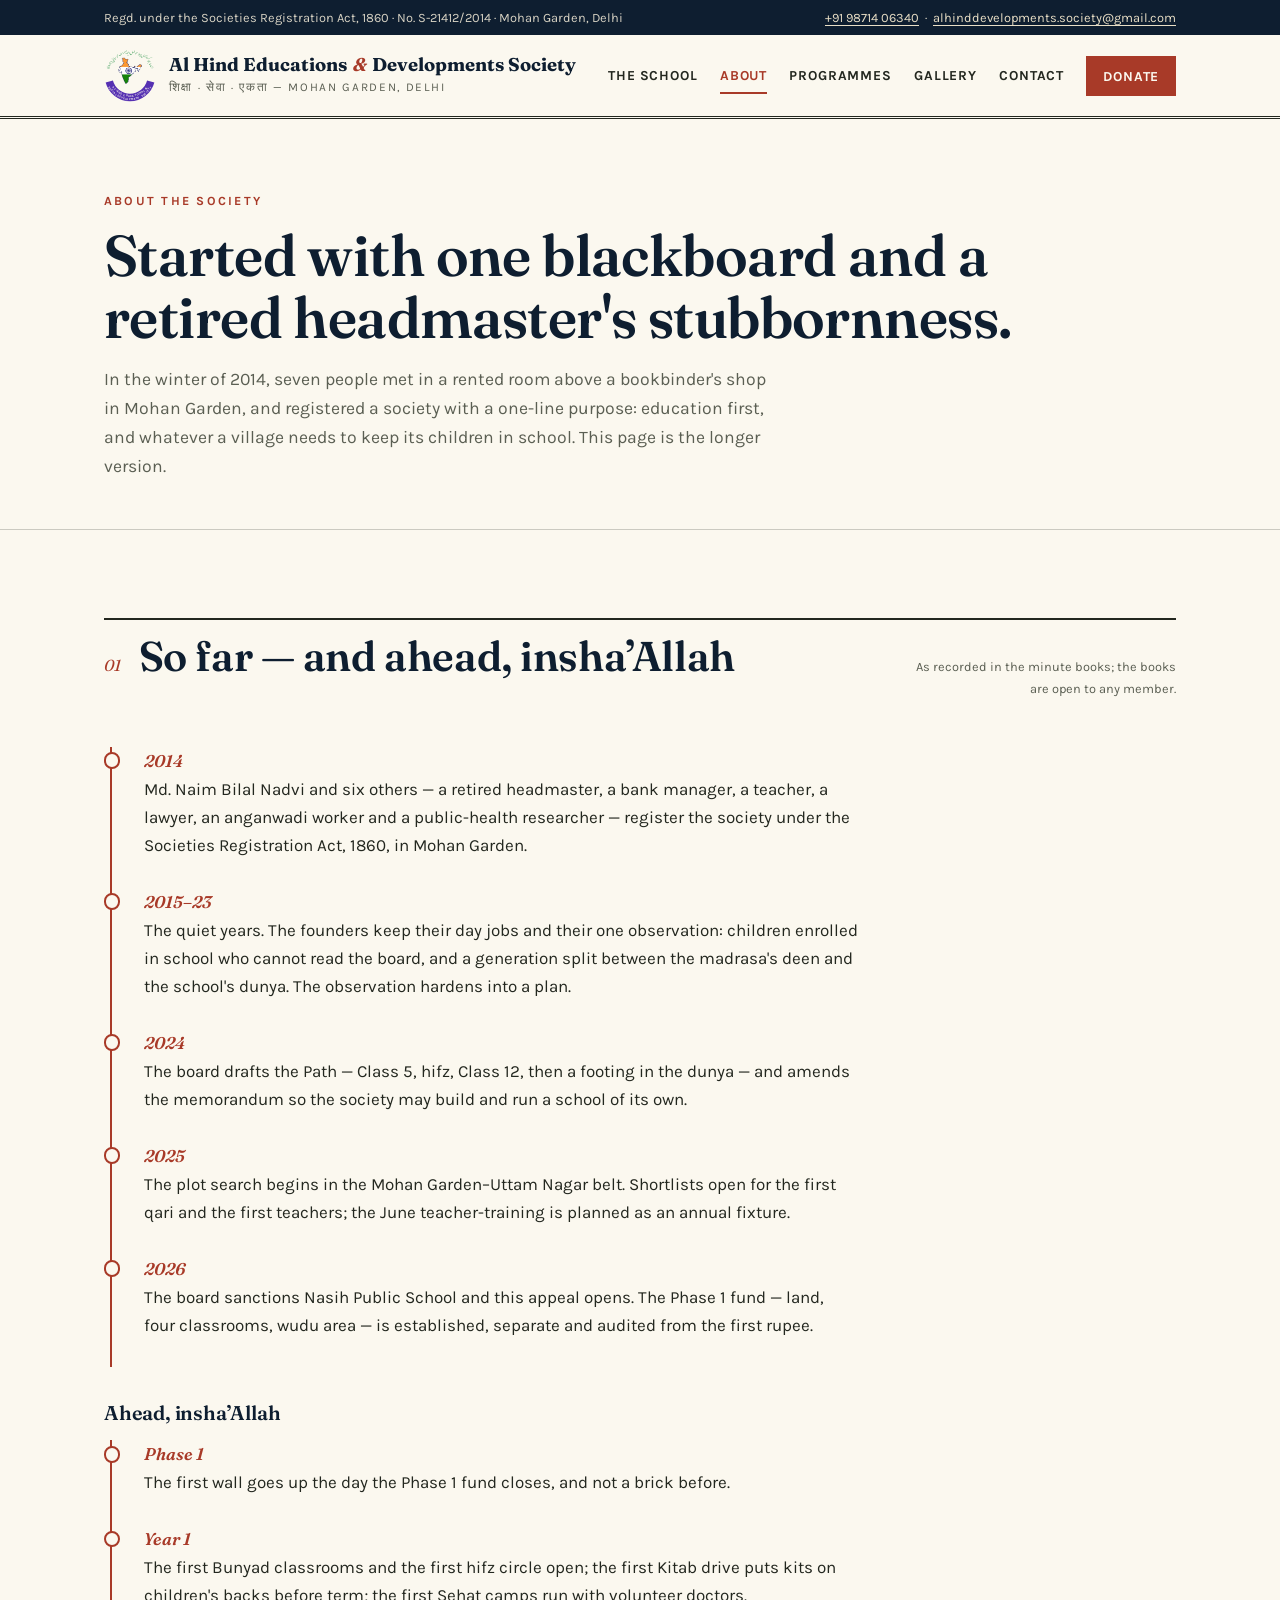
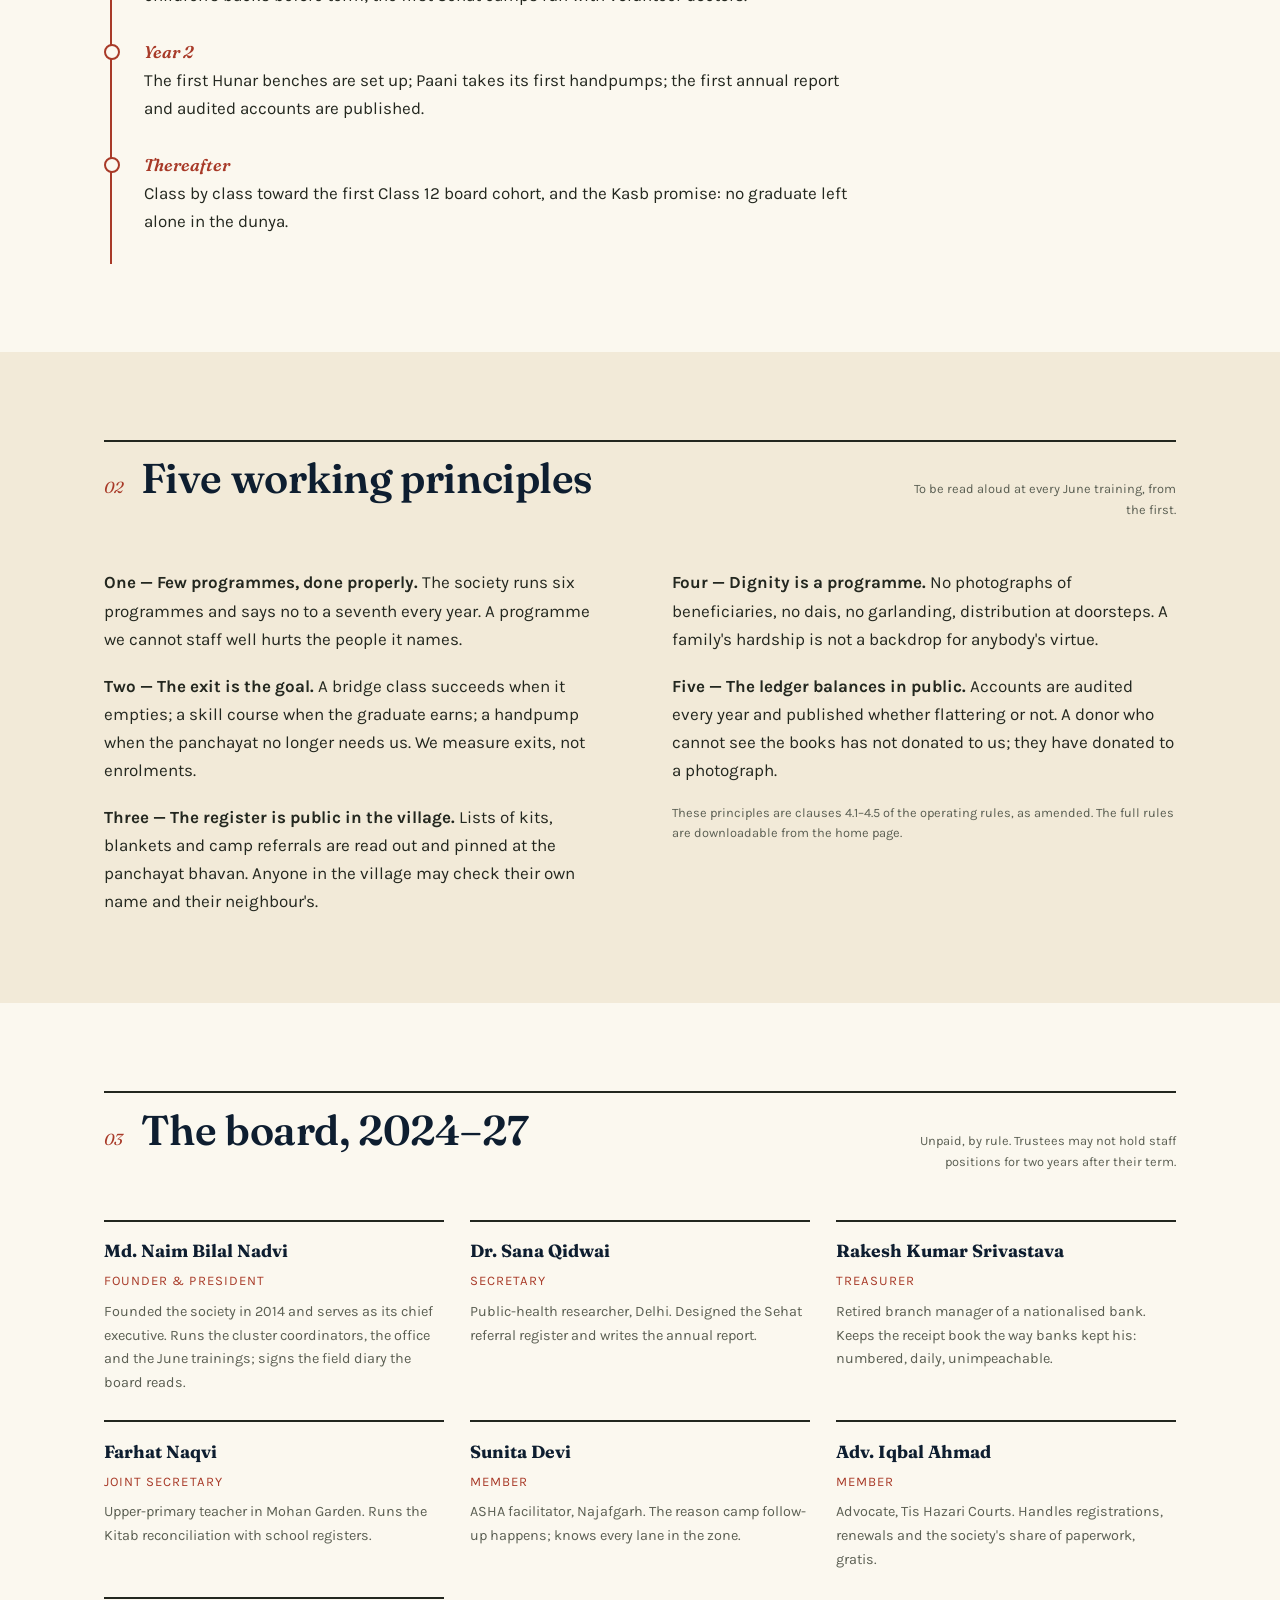
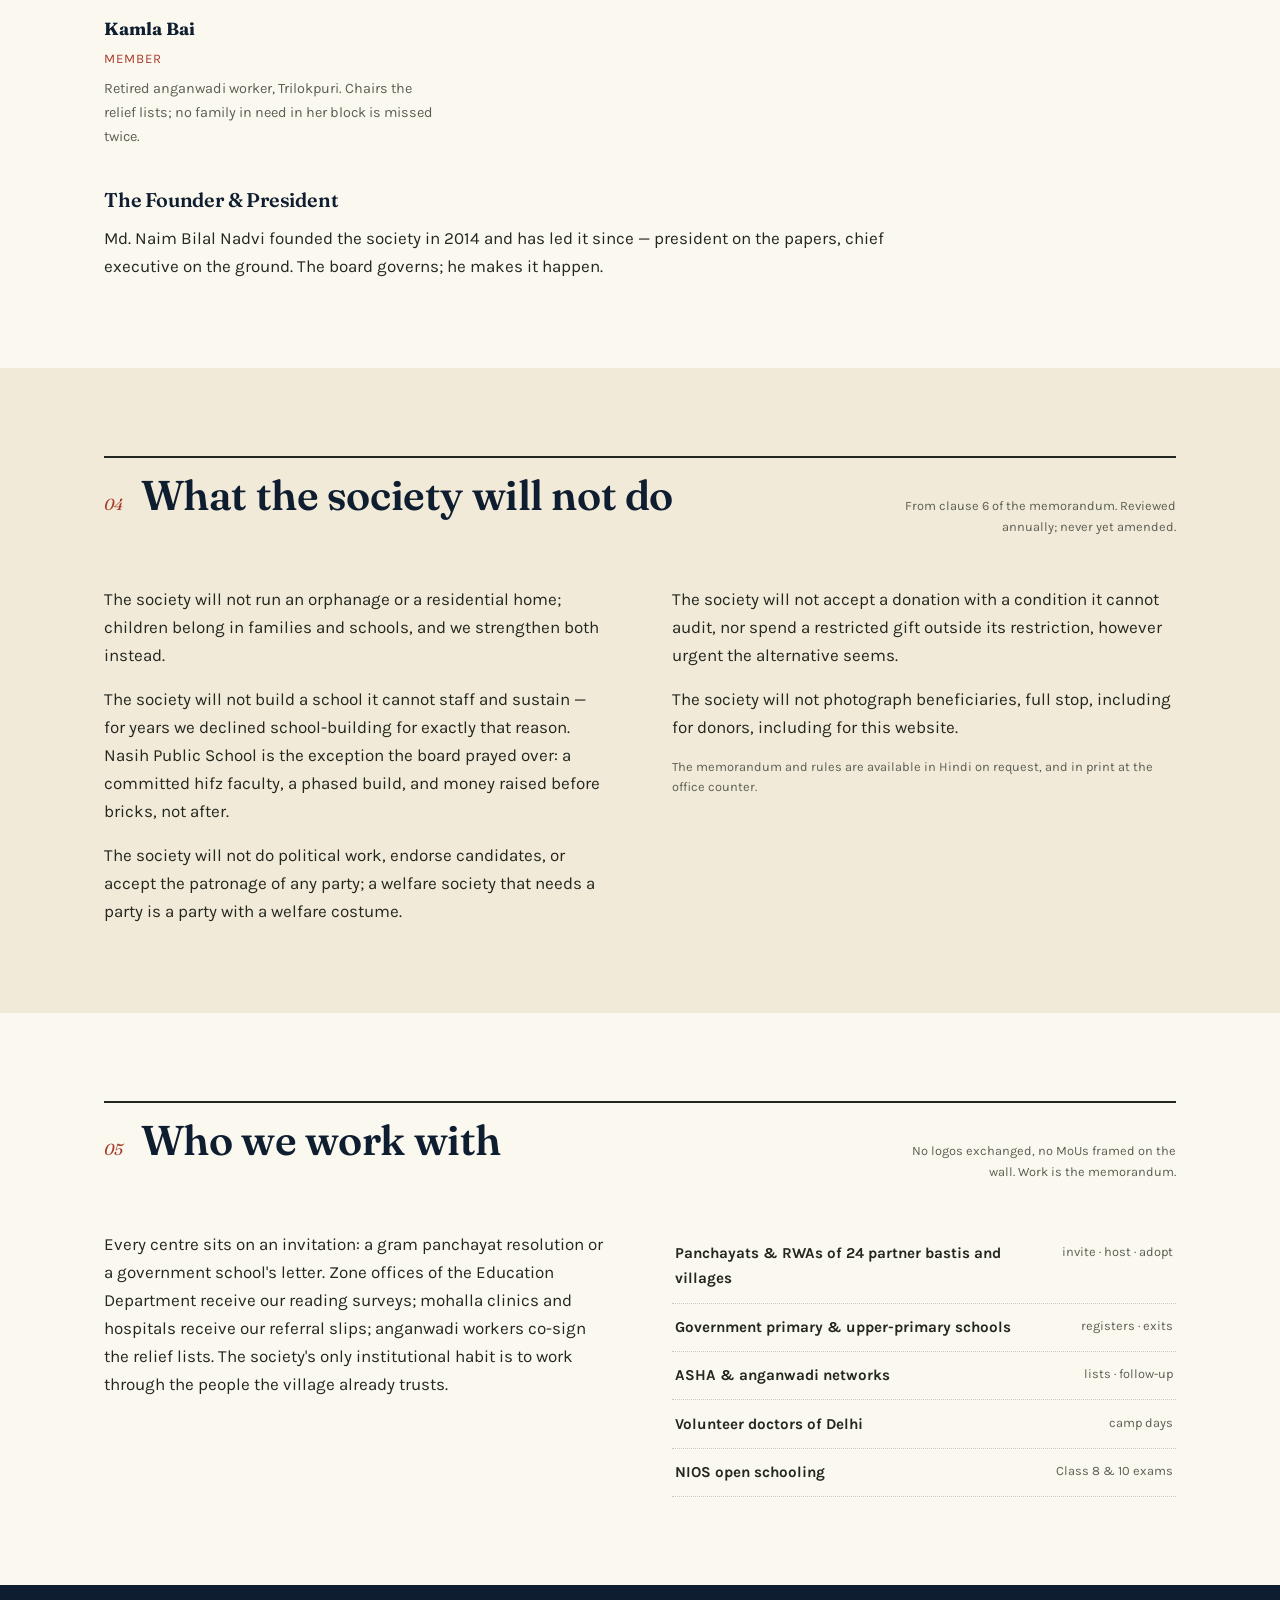
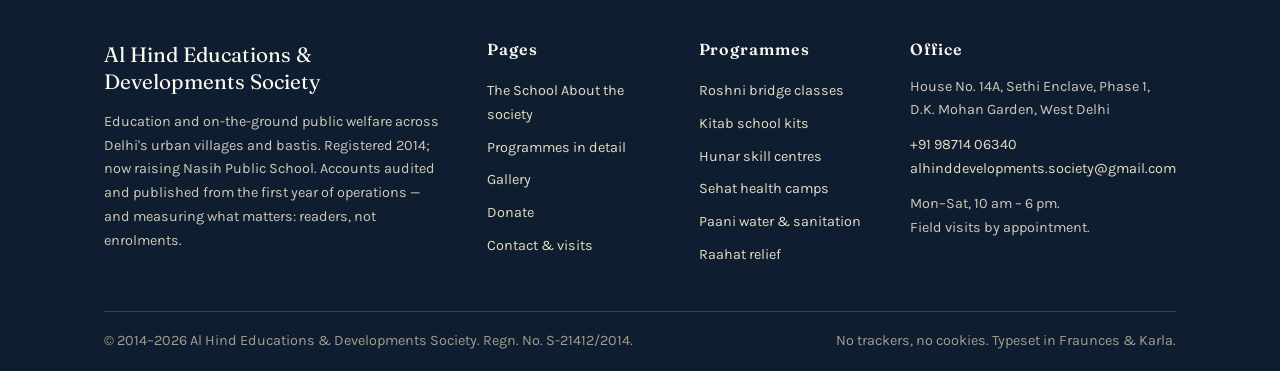
<file: about.html>
<!DOCTYPE html>
<html lang="en">
<head>
<meta charset="utf-8">
<meta name="viewport" content="width=device-width, initial-scale=1">
<meta name="color-scheme" content="light">
<title>About the society — Al Hind Educations &amp; Developments Society, Mohan Garden, Delhi</title>
<meta name="description" content="The history, principles, board and constitution of Al Hind Educations & Developments Society — a welfare society working in education and public welfare across Delhi's urban villages and bastis since 2014.">
<link rel="icon" type="image/png" href="assets/img/india-map.png">
<link rel="preconnect" href="https://fonts.googleapis.com">
<link rel="preconnect" href="https://fonts.gstatic.com" crossorigin>
<link href="https://fonts.googleapis.com/css2?family=Fraunces:ital,opsz,wght@0,9..144,400..700;1,9..144,400..700&family=Karla:ital,wght@0,400..700;1,400..700&family=Noto+Nastaliq+Urdu:wght@400..700&display=swap" rel="stylesheet">
<link rel="stylesheet" href="assets/css/style.css?v=3">
</head>
<body>
<a class="skip" href="#main">Skip to content</a>
<div class="progress" aria-hidden="true"><span id="progress"></span></div>

<!-- REPLACE before publishing: registration number, phone, email and address are placeholders. -->

<div class="topbar">
  <div class="wrap topbar-in">
    <p>Regd. under the Societies Registration Act, 1860 · No. S-21412/2014 · Mohan Garden, Delhi</p>
    <p><a href="tel:+919871406340">+91 98714 06340</a> &nbsp;·&nbsp; <a href="mailto:alhinddevelopments.society@gmail.com">alhinddevelopments.society@gmail.com</a></p>
  </div>
</div>

<header class="masthead">
  <div class="wrap mast-in">
    <a class="brand" href="index.html">
      <svg class="mark" viewBox="0 0 200 200" role="img" aria-label="Seal of the society: the map of India in saffron, white and green with the Ashoka chakra, ringed by its name in Urdu and English"><defs><path id="arc-ur" d="M 14 100 A 86 86 0 0 1 186 100"/><path id="arc-e1" d="M 20 100 A 80 80 0 0 0 180 100"/><path id="arc-e2" d="M 7 100 A 93 93 0 0 0 193 100"/></defs><path d="M 193.7 125.1 A 97 97 0 0 1 6.3 125.1 L 34.3 117.6 A 68 68 0 0 0 165.7 117.6 Z" fill="#5530b2"/><image href="assets/img/india-map.png" x="54" y="30" width="92" height="100" preserveAspectRatio="xMidYMid meet"/><text font-family="'Noto Nastaliq Urdu', serif" font-size="11.5" fill="#178a3a"><textPath href="#arc-ur" startOffset="50%" text-anchor="middle">الہند ایجوکیشنل اینڈ سوشل ڈیولپمنٹ سوسائٹی (رجسٹرڈ)</textPath></text><text font-family="Karla, sans-serif" font-weight="700" font-size="11" letter-spacing="1" fill="#fbf8ef"><textPath href="#arc-e1" startOffset="50%" text-anchor="middle">AL-HIND EDUCATIONAL &amp;</textPath></text><text font-family="Karla, sans-serif" font-weight="700" font-size="11" letter-spacing="1" fill="#fbf8ef"><textPath href="#arc-e2" startOffset="50%" text-anchor="middle">SOCIAL DEVELOPMENT SOCIETY</textPath></text></svg>
      <span>
        <span class="brand-name">Al Hind Educations <em>&amp;</em> Developments Society</span>
        <span class="brand-sub">शिक्षा · सेवा · एकता — Mohan Garden, Delhi</span>
      </span>
    </a>
    <button class="nav-toggle" aria-expanded="false" aria-controls="site-nav">Menu</button>
    <nav class="nav" id="site-nav" aria-label="Main">
      <a href="school.html">The School</a>
      <a href="about.html" aria-current="page">About</a>
      <a href="programs.html">Programmes</a>
      <a href="gallery.html">Gallery</a>
      <a href="contact.html">Contact</a>
      <a class="donate" href="donate.html">Donate</a>
    </nav>
  </div>
</header>

<main id="main">

  <section class="page-hero">
    <div class="wrap">
      <p class="kicker">About the society</p>
      <h1>Started with one blackboard and a retired headmaster's stubbornness.</h1>
      <p class="lede">In the winter of 2014, seven people met in a rented room above a bookbinder's shop in Mohan Garden, and registered a society with a one-line purpose: education first, and whatever a village needs to keep its children in school. This page is the longer version.</p>
    </div>
  </section>

  <section id="history">
    <div class="wrap">
      <div class="sec-head"><span class="sec-no">01</span><h2>So far — and ahead, insha&#8217;Allah</h2><span class="sec-note">As recorded in the minute books; the books are open to any member.</span></div>
      <ul class="timeline rv">
        <li><time>2014</time><p>Md. Naim Bilal Nadvi and six others — a retired headmaster, a bank manager, a teacher, a lawyer, an anganwadi worker and a public-health researcher — register the society under the Societies Registration Act, 1860, in Mohan Garden.</p></li>
        <li><time>2015–23</time><p>The quiet years. The founders keep their day jobs and their one observation: children enrolled in school who cannot read the board, and a generation split between the madrasa's deen and the school's dunya. The observation hardens into a plan.</p></li>
        <li><time>2024</time><p>The board drafts the Path — Class 5, hifz, Class 12, then a footing in the dunya — and amends the memorandum so the society may build and run a school of its own.</p></li>
        <li><time>2025</time><p>The plot search begins in the Mohan Garden–Uttam Nagar belt. Shortlists open for the first qari and the first teachers; the June teacher-training is planned as an annual fixture.</p></li>
        <li><time>2026</time><p>The board sanctions Nasih Public School and this appeal opens. The Phase 1 fund — land, four classrooms, wudu area — is established, separate and audited from the first rupee.</p></li>
      </ul>
      <h3 style="margin-top:2.2rem; margin-bottom:1rem">Ahead, insha&#8217;Allah</h3>
      <ul class="timeline rv">
        <li><time>Phase 1</time><p>The first wall goes up the day the Phase&nbsp;1 fund closes, and not a brick before.</p></li>
        <li><time>Year 1</time><p>The first Bunyad classrooms and the first hifz circle open; the first Kitab drive puts kits on children's backs before term; the first Sehat camps run with volunteer doctors.</p></li>
        <li><time>Year 2</time><p>The first Hunar benches are set up; Paani takes its first handpumps; the first annual report and audited accounts are published.</p></li>
        <li><time>Thereafter</time><p>Class by class toward the first Class 12 board cohort, and the Kasb promise: no graduate left alone in the dunya.</p></li>
      </ul>
    </div>
  </section>

  <section class="tinted" id="principles">
    <div class="wrap">
      <div class="sec-head"><span class="sec-no">02</span><h2>Five working principles</h2><span class="sec-note">To be read aloud at every June training, from the first.</span></div>
      <div class="impact-grid">
        <div class="rv">
          <p style="margin-bottom:1.2rem"><strong>One — Few programmes, done properly.</strong> The society runs six programmes and says no to a seventh every year. A programme we cannot staff well hurts the people it names.</p>
          <p style="margin-bottom:1.2rem"><strong>Two — The exit is the goal.</strong> A bridge class succeeds when it empties; a skill course when the graduate earns; a handpump when the panchayat no longer needs us. We measure exits, not enrolments.</p>
          <p><strong>Three — The register is public in the village.</strong> Lists of kits, blankets and camp referrals are read out and pinned at the panchayat bhavan. Anyone in the village may check their own name and their neighbour's.</p>
        </div>
        <div class="rv">
          <p style="margin-bottom:1.2rem"><strong>Four — Dignity is a programme.</strong> No photographs of beneficiaries, no dais, no garlanding, distribution at doorsteps. A family's hardship is not a backdrop for anybody's virtue.</p>
          <p style="margin-bottom:1.2rem"><strong>Five — The ledger balances in public.</strong> Accounts are audited every year and published whether flattering or not. A donor who cannot see the books has not donated to us; they have donated to a photograph.</p>
          <p class="fine">These principles are clauses 4.1–4.5 of the operating rules, as amended. The full rules are downloadable from the home page.</p>
        </div>
      </div>
    </div>
  </section>

  <section id="board">
    <div class="wrap">
      <div class="sec-head"><span class="sec-no">03</span><h2>The board, 2024–27</h2><span class="sec-note">Unpaid, by rule. Trustees may not hold staff positions for two years after their term.</span></div>
      <ul class="board rv">
        <li><b>Md. Naim Bilal Nadvi</b><span>Founder &amp; President</span><p>Founded the society in 2014 and serves as its chief executive. Runs the cluster coordinators, the office and the June trainings; signs the field diary the board reads.</p></li>
        <li><b>Dr. Sana Qidwai</b><span>Secretary</span><p>Public-health researcher, Delhi. Designed the Sehat referral register and writes the annual report.</p></li>
        <li><b>Rakesh Kumar Srivastava</b><span>Treasurer</span><p>Retired branch manager of a nationalised bank. Keeps the receipt book the way banks kept his: numbered, daily, unimpeachable.</p></li>
        <li><b>Farhat Naqvi</b><span>Joint Secretary</span><p>Upper-primary teacher in Mohan Garden. Runs the Kitab reconciliation with school registers.</p></li>
        <li><b>Sunita Devi</b><span>Member</span><p>ASHA facilitator, Najafgarh. The reason camp follow-up happens; knows every lane in the zone.</p></li>
        <li><b>Adv. Iqbal Ahmad</b><span>Member</span><p>Advocate, Tis Hazari Courts. Handles registrations, renewals and the society's share of paperwork, gratis.</p></li>
        <li><b>Kamla Bai</b><span>Member</span><p>Retired anganwadi worker, Trilokpuri. Chairs the relief lists; no family in need in her block is missed twice.</p></li>
      </ul>
      <h3 style="margin-top:2.6rem; margin-bottom:.8rem">The Founder &amp; President</h3>
      <p style="max-width:46em">Md. Naim Bilal Nadvi founded the society in 2014 and has led it since — president on the papers, chief executive on the ground. The board governs; he makes it happen.</p>
    </div>
  </section>

  <section class="tinted" id="wont-do">
    <div class="wrap">
      <div class="sec-head"><span class="sec-no">04</span><h2>What the society will not do</h2><span class="sec-note">From clause 6 of the memorandum. Reviewed annually; never yet amended.</span></div>
      <div class="impact-grid">
        <div class="rv">
          <p style="margin-bottom:1rem">The society will not run an orphanage or a residential home; children belong in families and schools, and we strengthen both instead.</p>
          <p style="margin-bottom:1rem">The society will not build a school it cannot staff and sustain — for years we declined school-building for exactly that reason. Nasih Public School is the exception the board prayed over: a committed hifz faculty, a phased build, and money raised before bricks, not after.</p>
          <p>The society will not do political work, endorse candidates, or accept the patronage of any party; a welfare society that needs a party is a party with a welfare costume.</p>
        </div>
        <div class="rv">
          <p style="margin-bottom:1rem">The society will not accept a donation with a condition it cannot audit, nor spend a restricted gift outside its restriction, however urgent the alternative seems.</p>
          <p style="margin-bottom:1rem">The society will not photograph beneficiaries, full stop, including for donors, including for this website.</p>
          <p class="fine">The memorandum and rules are available in Hindi on request, and in print at the office counter.</p>
        </div>
      </div>
    </div>
  </section>

  <section id="partners">
    <div class="wrap">
      <div class="sec-head"><span class="sec-no">05</span><h2>Who we work with</h2><span class="sec-note">No logos exchanged, no MoUs framed on the wall. Work is the memorandum.</span></div>
      <div class="impact-grid rv">
        <div>
          <p style="max-width:38em">Every centre sits on an invitation: a gram panchayat resolution or a government school's letter. Zone offices of the Education Department receive our reading surveys; mohalla clinics and hospitals receive our referral slips; anganwadi workers co-sign the relief lists. The society's only institutional habit is to work through the people the village already trusts.</p>
        </div>
        <div>
          <ul class="doc-list">
            <li><a href="contact.html">Panchayats &amp; RWAs of 24 partner bastis and villages <span>invite · host · adopt</span></a></li>
            <li><a href="contact.html">Government primary &amp; upper-primary schools <span>registers · exits</span></a></li>
            <li><a href="contact.html">ASHA &amp; anganwadi networks <span>lists · follow-up</span></a></li>
            <li><a href="contact.html">Volunteer doctors of Delhi <span>camp days</span></a></li>
            <li><a href="contact.html">NIOS open schooling <span>Class 8 &amp; 10 exams</span></a></li>
          </ul>
        </div>
      </div>
    </div>
  </section>

</main>

<footer>
  <div class="wrap">
    <div class="foot-grid">
      <div>
        <p class="foot-brand">Al Hind Educations &amp; Developments Society</p>
        <p style="margin-top:.9rem">Education and on-the-ground public welfare across Delhi's urban villages and bastis. Registered 2014; now raising Nasih Public School. Accounts audited and published from the first year of operations — and measuring what matters: readers, not enrolments.</p>
      </div>
      <div>
        <h3>Pages</h3>
        <ul>
          <li><a href="school.html">The School</a>
      <a href="about.html">About the society</a></li>
          <li><a href="programs.html">Programmes in detail</a></li>
          <li><a href="gallery.html">Gallery</a></li>
          <li><a href="donate.html">Donate</a></li>
          <li><a href="contact.html">Contact &amp; visits</a></li>
        </ul>
      </div>
      <div>
        <h3>Programmes</h3>
        <ul>
          <li><a href="programs.html#roshni">Roshni bridge classes</a></li>
          <li><a href="programs.html#kitab">Kitab school kits</a></li>
          <li><a href="programs.html#hunar">Hunar skill centres</a></li>
          <li><a href="programs.html#sehat">Sehat health camps</a></li>
          <li><a href="programs.html#paani">Paani water &amp; sanitation</a></li>
          <li><a href="programs.html#raahat">Raahat relief</a></li>
        </ul>
      </div>
      <div>
        <h3>Office</h3>
        <p>House No. 14A, Sethi Enclave, Phase 1,<br>D.K. Mohan Garden, West Delhi</p>
        <p style="margin-top:.7rem"><a href="tel:+919871406340">+91 98714 06340</a><br><a href="mailto:alhinddevelopments.society@gmail.com">alhinddevelopments.society@gmail.com</a></p>
        <p style="margin-top:.7rem">Mon–Sat, 10 am – 6 pm.<br>Field visits by appointment.</p>
      </div>
    </div>
    <div class="foot-base">
      <p>© 2014–<span data-year>2026</span> Al Hind Educations &amp; Developments Society. Regn. No. S-21412/2014.</p>
      <p>No trackers, no cookies. Typeset in Fraunces &amp; Karla.</p>
    </div>
  </div>
</footer>

<script src="assets/js/main.js"></script>
</body>
</html>
</file>
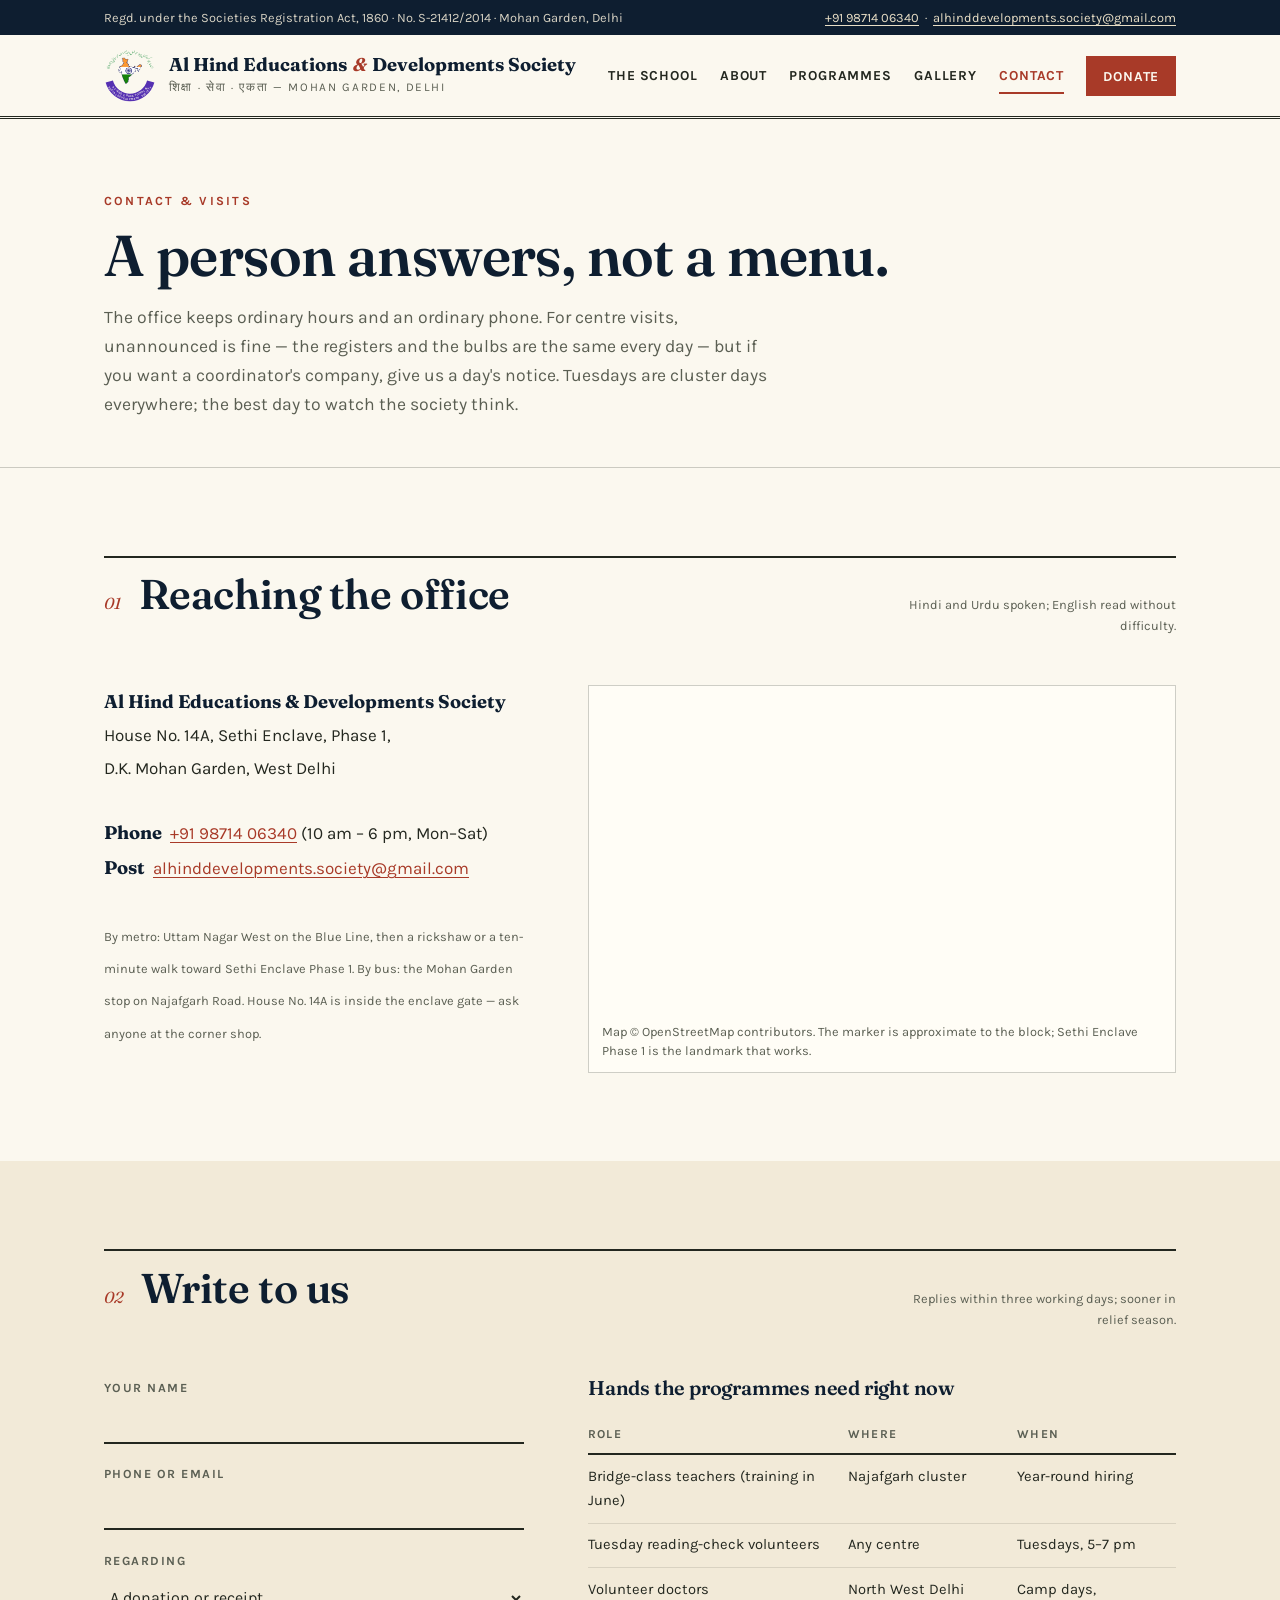
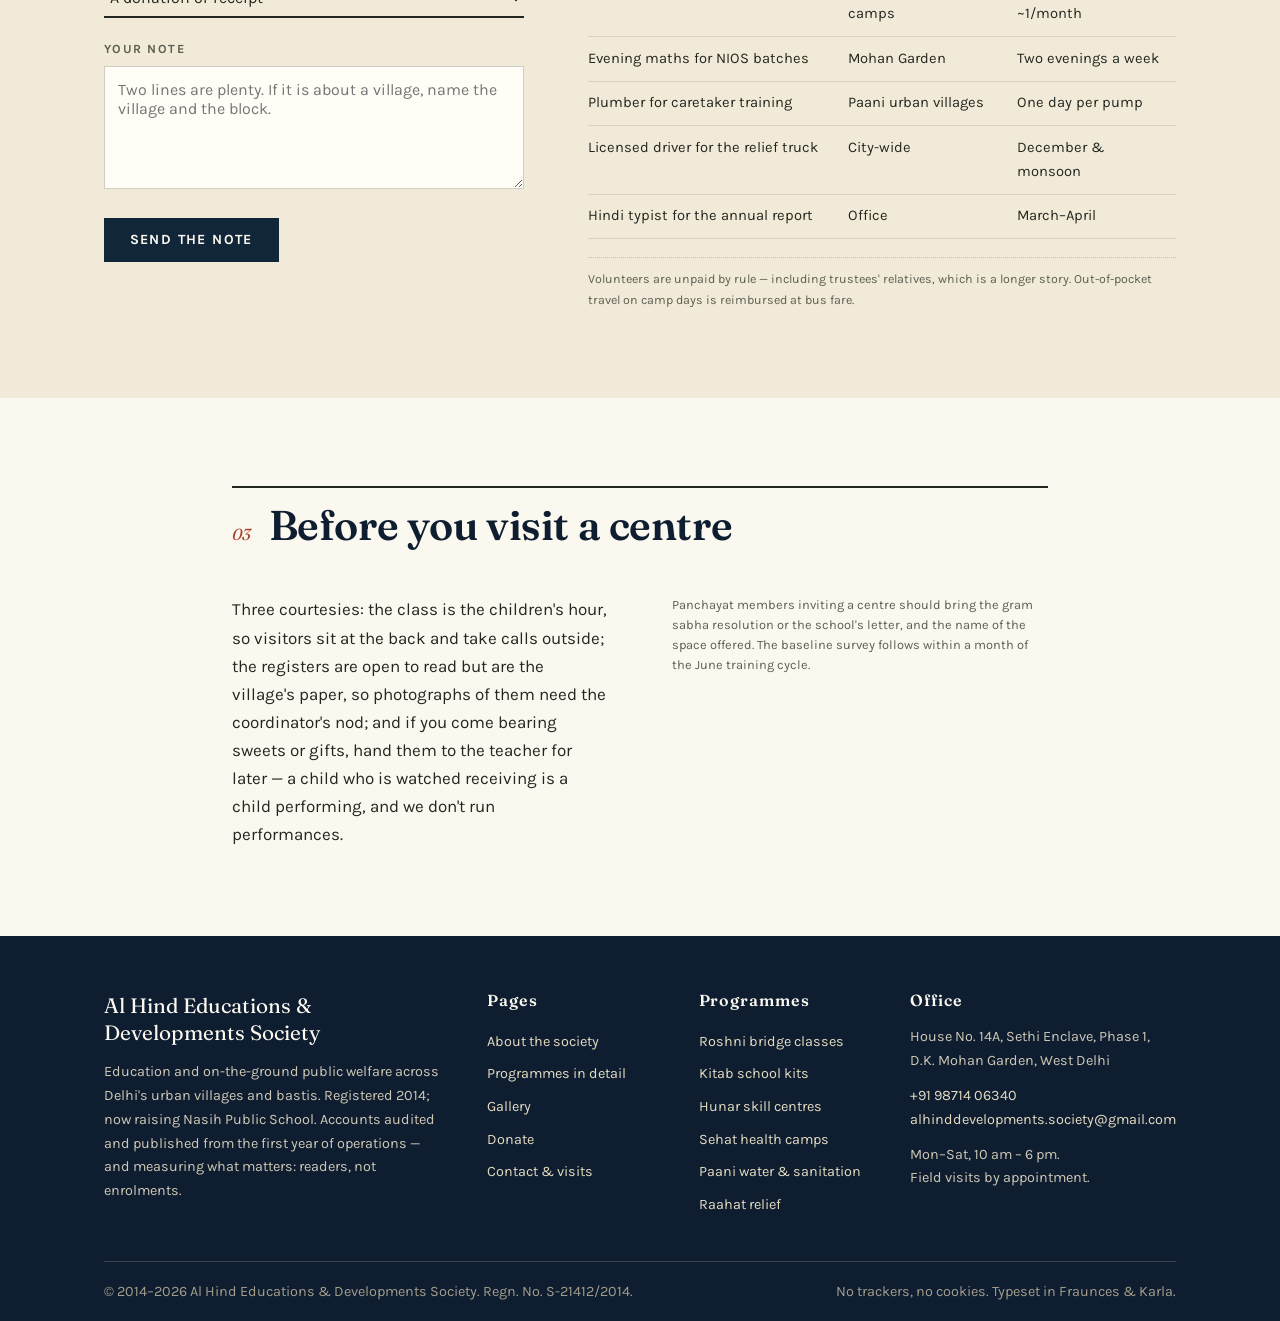
<file: contact.html>
<!DOCTYPE html>
<html lang="en">
<head>
<meta charset="utf-8">
<meta name="viewport" content="width=device-width, initial-scale=1">
<meta name="color-scheme" content="light">
<title>Contact &amp; visits — Al Hind Educations &amp; Developments Society, Mohan Garden, Delhi</title>
<meta name="description" content="Write to, call or visit Al Hind Educations & Developments Society — House No. 14A, Sethi Enclave, Phase 1, D.K. Mohan Garden, West Delhi. Office hours Mon–Sat 10 am–6 pm; field centres welcome visitors any working day.">
<link rel="icon" type="image/png" href="assets/img/india-map.png">
<link rel="preconnect" href="https://fonts.googleapis.com">
<link rel="preconnect" href="https://fonts.gstatic.com" crossorigin>
<link href="https://fonts.googleapis.com/css2?family=Fraunces:ital,opsz,wght@0,9..144,400..700;1,9..144,400..700&family=Karla:ital,wght@0,400..700;1,400..700&family=Noto+Nastaliq+Urdu:wght@400..700&display=swap" rel="stylesheet">
<link rel="stylesheet" href="assets/css/style.css?v=3">
</head>
<body>
<a class="skip" href="#main">Skip to content</a>
<div class="progress" aria-hidden="true"><span id="progress"></span></div>

<!-- The map marker is approximate; nudge it to House No. 14A, Sethi Enclave Phase 1 before launch. -->

<div class="topbar">
  <div class="wrap topbar-in">
    <p>Regd. under the Societies Registration Act, 1860 · No. S-21412/2014 · Mohan Garden, Delhi</p>
    <p><a href="tel:+919871406340">+91 98714 06340</a> &nbsp;·&nbsp; <a href="mailto:alhinddevelopments.society@gmail.com">alhinddevelopments.society@gmail.com</a></p>
  </div>
</div>

<header class="masthead">
  <div class="wrap mast-in">
    <a class="brand" href="index.html">
      <svg class="mark" viewBox="0 0 200 200" role="img" aria-label="Seal of the society: the map of India in saffron, white and green with the Ashoka chakra, ringed by its name in Urdu and English"><defs><path id="arc-ur" d="M 14 100 A 86 86 0 0 1 186 100"/><path id="arc-e1" d="M 20 100 A 80 80 0 0 0 180 100"/><path id="arc-e2" d="M 7 100 A 93 93 0 0 0 193 100"/></defs><path d="M 193.7 125.1 A 97 97 0 0 1 6.3 125.1 L 34.3 117.6 A 68 68 0 0 0 165.7 117.6 Z" fill="#5530b2"/><image href="assets/img/india-map.png" x="54" y="30" width="92" height="100" preserveAspectRatio="xMidYMid meet"/><text font-family="'Noto Nastaliq Urdu', serif" font-size="11.5" fill="#178a3a"><textPath href="#arc-ur" startOffset="50%" text-anchor="middle">الہند ایجوکیشنل اینڈ سوشل ڈیولپمنٹ سوسائٹی (رجسٹرڈ)</textPath></text><text font-family="Karla, sans-serif" font-weight="700" font-size="11" letter-spacing="1" fill="#fbf8ef"><textPath href="#arc-e1" startOffset="50%" text-anchor="middle">AL-HIND EDUCATIONAL &amp;</textPath></text><text font-family="Karla, sans-serif" font-weight="700" font-size="11" letter-spacing="1" fill="#fbf8ef"><textPath href="#arc-e2" startOffset="50%" text-anchor="middle">SOCIAL DEVELOPMENT SOCIETY</textPath></text></svg>
      <span>
        <span class="brand-name">Al Hind Educations <em>&amp;</em> Developments Society</span>
        <span class="brand-sub">शिक्षा · सेवा · एकता — Mohan Garden, Delhi</span>
      </span>
    </a>
    <button class="nav-toggle" aria-expanded="false" aria-controls="site-nav">Menu</button>
    <nav class="nav" id="site-nav" aria-label="Main">
      <a href="school.html">The School</a>
      <a href="about.html">About</a>
      <a href="programs.html">Programmes</a>
      <a href="gallery.html">Gallery</a>
      <a href="contact.html" aria-current="page">Contact</a>
      <a class="donate" href="donate.html">Donate</a>
    </nav>
  </div>
</header>

<main id="main">

  <section class="page-hero">
    <div class="wrap">
      <p class="kicker">Contact &amp; visits</p>
      <h1>A person answers, not a menu.</h1>
      <p class="lede">The office keeps ordinary hours and an ordinary phone. For centre visits, unannounced is fine — the registers and the bulbs are the same every day — but if you want a coordinator's company, give us a day's notice. Tuesdays are cluster days everywhere; the best day to watch the society think.</p>
    </div>
  </section>

  <section id="reach">
    <div class="wrap">
      <div class="sec-head"><span class="sec-no">01</span><h2>Reaching the office</h2><span class="sec-note">Hindi and Urdu spoken; English read without difficulty.</span></div>
      <div class="contact-grid">
        <address class="addr rv">
          <b>Al Hind Educations &amp; Developments Society</b><br>
          House No. 14A, Sethi Enclave, Phase 1,<br>
          D.K. Mohan Garden, West Delhi<br><br>
          <b>Phone</b> &nbsp;<a href="tel:+919871406340">+91 98714 06340</a> (10 am – 6 pm, Mon–Sat)<br>
          <b>Post</b> &nbsp;<a href="mailto:alhinddevelopments.society@gmail.com">alhinddevelopments.society@gmail.com</a><br><br>
          <span class="fine">By metro: Uttam Nagar West on the Blue Line, then a rickshaw or a ten-minute walk toward Sethi Enclave Phase 1. By bus: the Mohan Garden stop on Najafgarh Road. House No. 14A is inside the enclave gate — ask anyone at the corner shop.</span>
        </address>
        <div class="map-frame rv">
          <iframe title="Map showing the society's office in Mohan Garden, New Delhi" loading="lazy" src="https://www.openstreetmap.org/export/embed.html?bbox=77.009%2C28.597%2C77.049%2C28.617&amp;layer=mapnik&amp;marker=28.607%2C77.029"></iframe>
          <p class="fine" style="padding:.5rem .3rem .2rem">Map © OpenStreetMap contributors. The marker is approximate to the block; Sethi Enclave Phase 1 is the landmark that works.</p>
        </div>
      </div>
    </div>
  </section>

  <section class="tinted" id="write">
    <div class="wrap">
      <div class="sec-head"><span class="sec-no">02</span><h2>Write to us</h2><span class="sec-note">Replies within three working days; sooner in relief season.</span></div>
      <div class="contact-grid">
        <form data-say="Shukriya — your note is with us. Expect a reply within three working days." class="rv">
          <div class="field">
            <label for="c-name">Your name</label>
            <input id="c-name" name="name" type="text" required autocomplete="name">
          </div>
          <div class="field">
            <label for="c-phone">Phone or email</label>
            <input id="c-phone" name="contact" type="text" required autocomplete="tel">
          </div>
          <div class="field">
            <label for="c-subject">Regarding</label>
            <select id="c-subject" name="subject">
              <option>A donation or receipt</option>
              <option>Visiting a centre</option>
              <option>Volunteering</option>
              <option>Inviting a centre to our village</option>
              <option>Offering goods in kind</option>
              <option>Something else</option>
            </select>
          </div>
          <div class="field">
            <label for="c-msg">Your note</label>
            <textarea id="c-msg" name="message" rows="5" required placeholder="Two lines are plenty. If it is about a village, name the village and the block."></textarea>
          </div>
          <button class="btn" type="submit">Send the note</button>
          <p class="form-note" role="status"></p>
        </form>
        <div class="rv">
          <h3 style="margin-bottom:1rem">Hands the programmes need right now</h3>
          <div class="tablewrap">
          <table>
            <thead><tr><th scope="col">Role</th><th scope="col">Where</th><th scope="col">When</th></tr></thead>
            <tbody>
              <tr><td>Bridge-class teachers (training in June)</td><td>Najafgarh cluster</td><td>Year-round hiring</td></tr>
              <tr><td>Tuesday reading-check volunteers</td><td>Any centre</td><td>Tuesdays, 5–7 pm</td></tr>
              <tr><td>Volunteer doctors</td><td>North West Delhi camps</td><td>Camp days, ~1/month</td></tr>
              <tr><td>Evening maths for NIOS batches</td><td>Mohan Garden</td><td>Two evenings a week</td></tr>
              <tr><td>Plumber for caretaker training</td><td>Paani urban villages</td><td>One day per pump</td></tr>
              <tr><td>Licensed driver for the relief truck</td><td>City-wide</td><td>December &amp; monsoon</td></tr>
              <tr><td>Hindi typist for the annual report</td><td>Office</td><td>March–April</td></tr>
            </tbody>
          </table>
          </div>
          <p class="footnote">Volunteers are unpaid by rule — including trustees' relatives, which is a longer story. Out-of-pocket travel on camp days is reimbursed at bus fare.</p>
        </div>
      </div>
    </div>
  </section>

  <section id="visit">
    <div class="wrap" style="max-width:56rem">
      <div class="sec-head"><span class="sec-no">03</span><h2>Before you visit a centre</h2></div>
      <div class="impact-grid rv">
        <p>Three courtesies: the class is the children's hour, so visitors sit at the back and take calls outside; the registers are open to read but are the village's paper, so photographs of them need the coordinator's nod; and if you come bearing sweets or gifts, hand them to the teacher for later — a child who is watched receiving is a child performing, and we don't run performances.</p>
        <p class="fine">Panchayat members inviting a centre should bring the gram sabha resolution or the school's letter, and the name of the space offered. The baseline survey follows within a month of the June training cycle.</p>
      </div>
    </div>
  </section>

</main>

<footer>
  <div class="wrap">
    <div class="foot-grid">
      <div>
        <p class="foot-brand">Al Hind Educations &amp; Developments Society</p>
        <p style="margin-top:.9rem">Education and on-the-ground public welfare across Delhi's urban villages and bastis. Registered 2014; now raising Nasih Public School. Accounts audited and published from the first year of operations — and measuring what matters: readers, not enrolments.</p>
      </div>
      <div>
        <h3>Pages</h3>
        <ul>
          <li><a href="about.html">About the society</a></li>
          <li><a href="programs.html">Programmes in detail</a></li>
          <li><a href="gallery.html">Gallery</a></li>
          <li><a href="donate.html">Donate</a></li>
          <li><a href="contact.html">Contact &amp; visits</a></li>
        </ul>
      </div>
      <div>
        <h3>Programmes</h3>
        <ul>
          <li><a href="programs.html#roshni">Roshni bridge classes</a></li>
          <li><a href="programs.html#kitab">Kitab school kits</a></li>
          <li><a href="programs.html#hunar">Hunar skill centres</a></li>
          <li><a href="programs.html#sehat">Sehat health camps</a></li>
          <li><a href="programs.html#paani">Paani water &amp; sanitation</a></li>
          <li><a href="programs.html#raahat">Raahat relief</a></li>
        </ul>
      </div>
      <div>
        <h3>Office</h3>
        <p>House No. 14A, Sethi Enclave, Phase 1,<br>D.K. Mohan Garden, West Delhi</p>
        <p style="margin-top:.7rem"><a href="tel:+919871406340">+91 98714 06340</a><br><a href="mailto:alhinddevelopments.society@gmail.com">alhinddevelopments.society@gmail.com</a></p>
        <p style="margin-top:.7rem">Mon–Sat, 10 am – 6 pm.<br>Field visits by appointment.</p>
      </div>
    </div>
    <div class="foot-base">
      <p>© 2014–<span data-year>2026</span> Al Hind Educations &amp; Developments Society. Regn. No. S-21412/2014.</p>
      <p>No trackers, no cookies. Typeset in Fraunces &amp; Karla.</p>
    </div>
  </div>
</footer>

<script src="assets/js/main.js"></script>
</body>
</html>
</file>
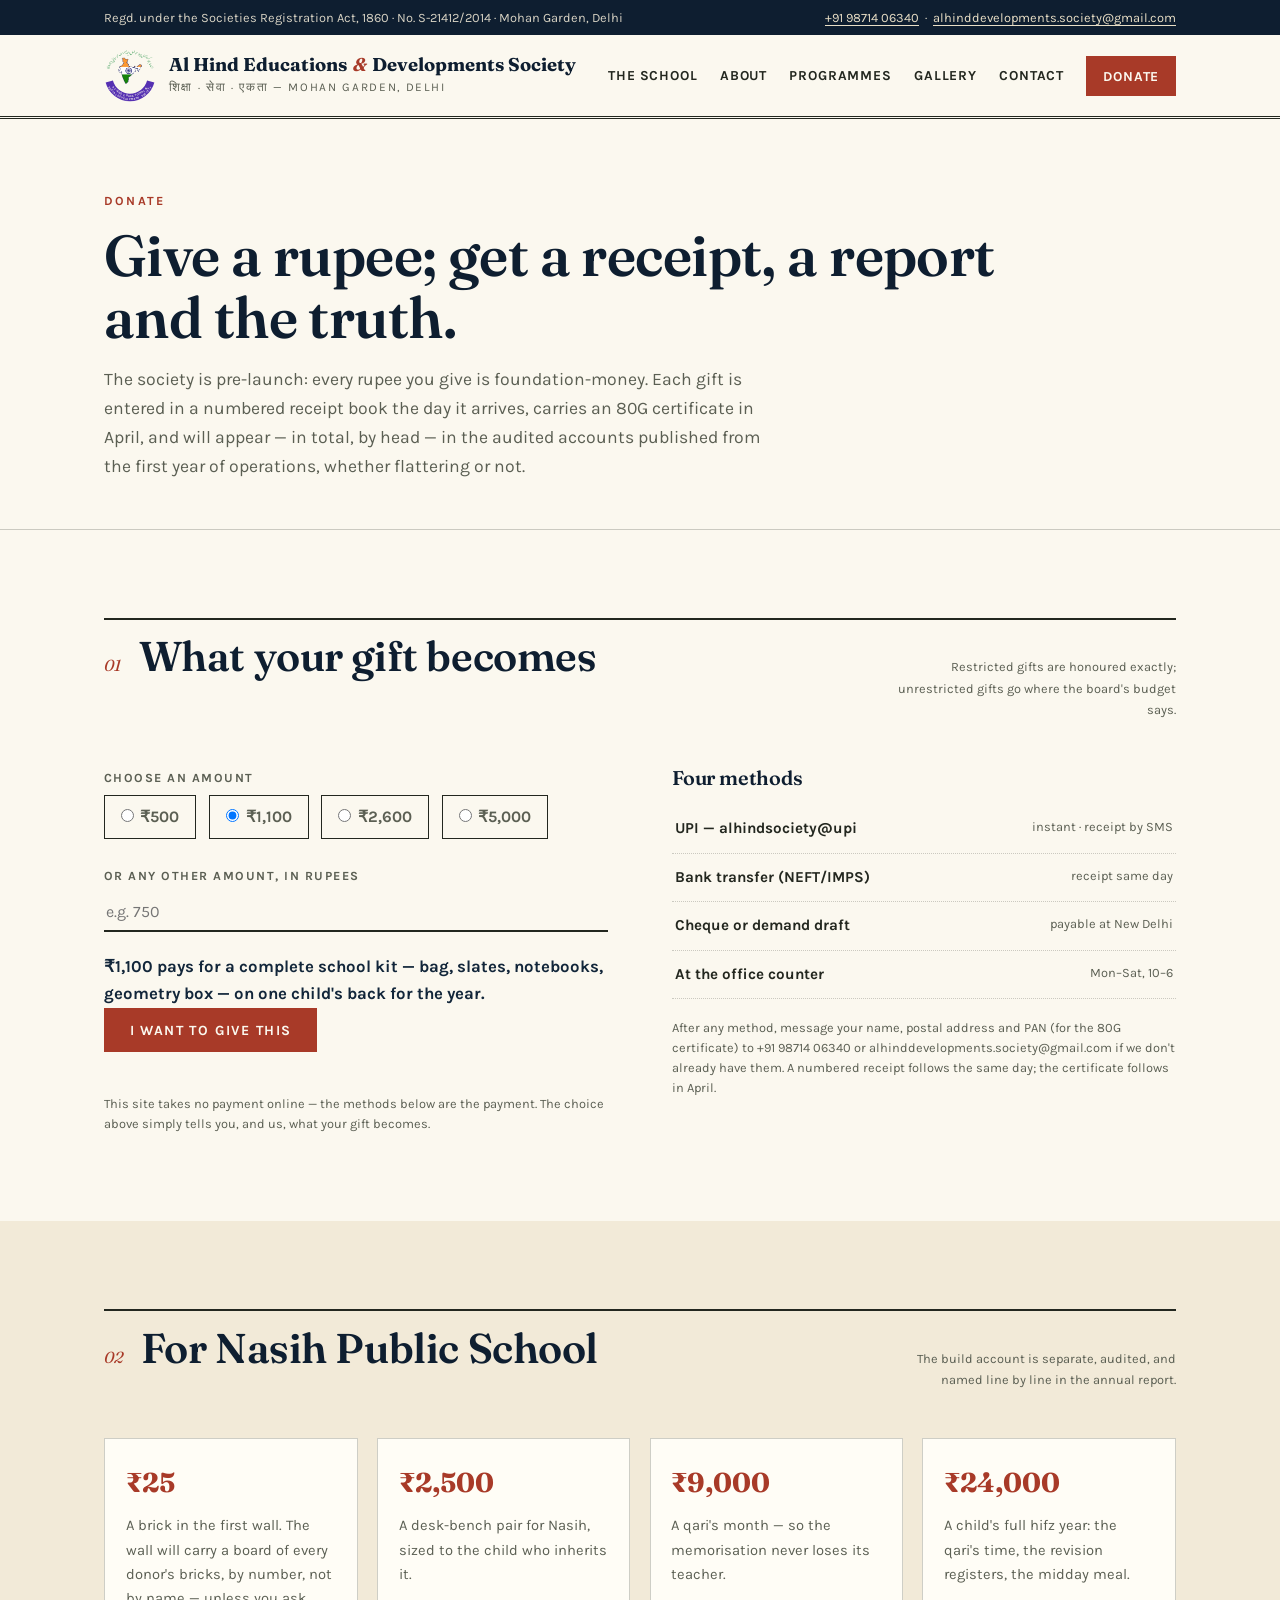
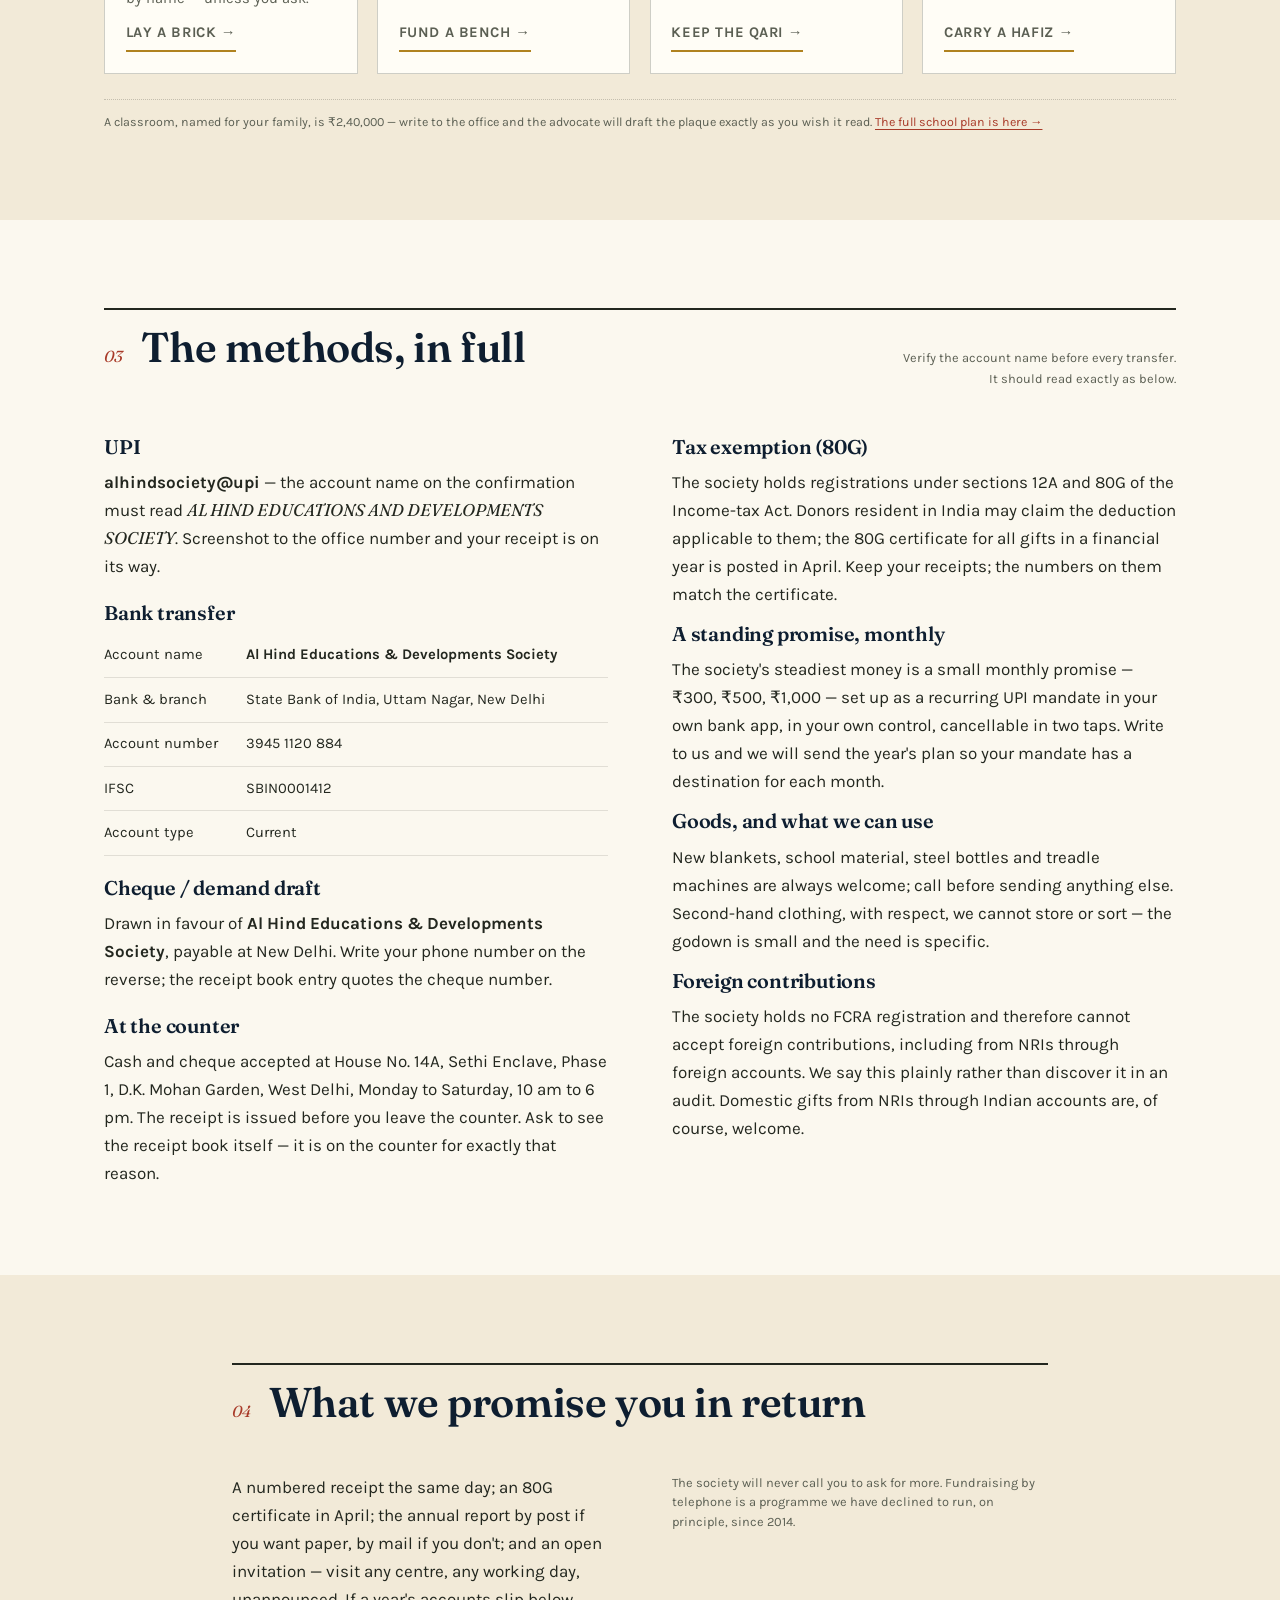
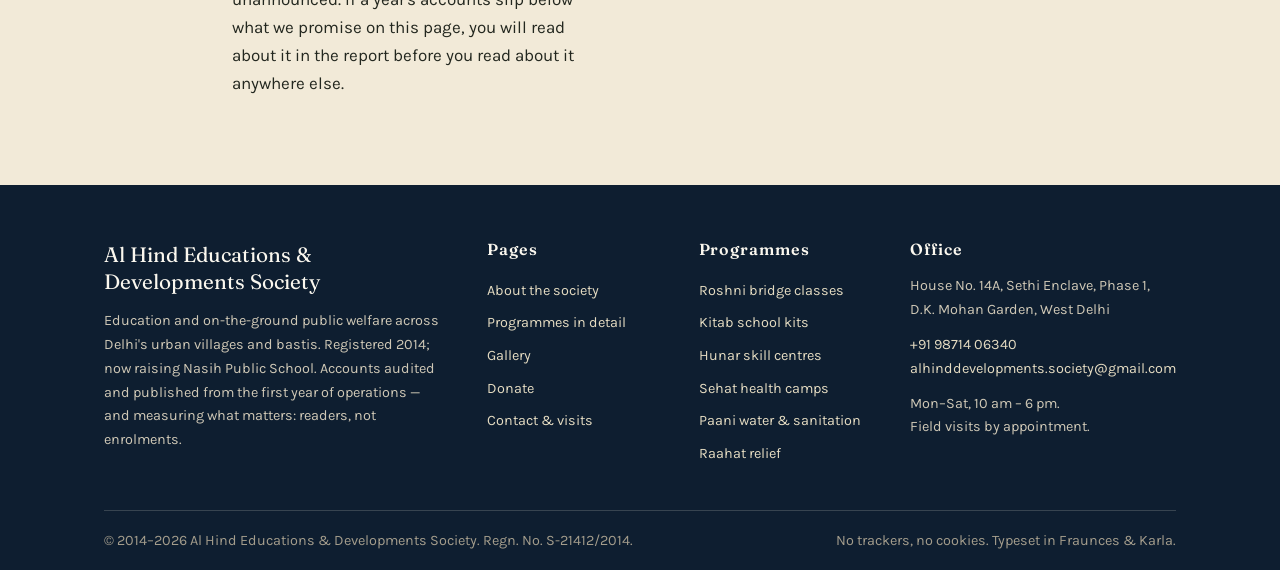
<file: donate.html>
<!DOCTYPE html>
<html lang="en">
<head>
<meta charset="utf-8">
<meta name="viewport" content="width=device-width, initial-scale=1">
<meta name="color-scheme" content="light">
<title>Donate — Al Hind Educations &amp; Developments Society, Mohan Garden, Delhi</title>
<meta name="description" content="Give to Al Hind Educations & Developments Society by UPI, bank transfer, cheque or at the office counter. Every rupee receipted, 80G certificates in April, accounts audited and published yearly.">
<link rel="icon" type="image/png" href="assets/img/india-map.png">
<link rel="preconnect" href="https://fonts.googleapis.com">
<link rel="preconnect" href="https://fonts.gstatic.com" crossorigin>
<link href="https://fonts.googleapis.com/css2?family=Fraunces:ital,opsz,wght@0,9..144,400..700;1,9..144,400..700&family=Karla:ital,wght@0,400..700;1,400..700&family=Noto+Nastaliq+Urdu:wght@400..700&display=swap" rel="stylesheet">
<link rel="stylesheet" href="assets/css/style.css?v=3">
</head>
<body>
<a class="skip" href="#main">Skip to content</a>
<div class="progress" aria-hidden="true"><span id="progress"></span></div>

<!-- REPLACE before publishing: UPI ID, bank account number and IFSC are placeholders. -->

<div class="topbar">
  <div class="wrap topbar-in">
    <p>Regd. under the Societies Registration Act, 1860 · No. S-21412/2014 · Mohan Garden, Delhi</p>
    <p><a href="tel:+919871406340">+91 98714 06340</a> &nbsp;·&nbsp; <a href="mailto:alhinddevelopments.society@gmail.com">alhinddevelopments.society@gmail.com</a></p>
  </div>
</div>

<header class="masthead">
  <div class="wrap mast-in">
    <a class="brand" href="index.html">
      <svg class="mark" viewBox="0 0 200 200" role="img" aria-label="Seal of the society: the map of India in saffron, white and green with the Ashoka chakra, ringed by its name in Urdu and English"><defs><path id="arc-ur" d="M 14 100 A 86 86 0 0 1 186 100"/><path id="arc-e1" d="M 20 100 A 80 80 0 0 0 180 100"/><path id="arc-e2" d="M 7 100 A 93 93 0 0 0 193 100"/></defs><path d="M 193.7 125.1 A 97 97 0 0 1 6.3 125.1 L 34.3 117.6 A 68 68 0 0 0 165.7 117.6 Z" fill="#5530b2"/><image href="assets/img/india-map.png" x="54" y="30" width="92" height="100" preserveAspectRatio="xMidYMid meet"/><text font-family="'Noto Nastaliq Urdu', serif" font-size="11.5" fill="#178a3a"><textPath href="#arc-ur" startOffset="50%" text-anchor="middle">الہند ایجوکیشنل اینڈ سوشل ڈیولپمنٹ سوسائٹی (رجسٹرڈ)</textPath></text><text font-family="Karla, sans-serif" font-weight="700" font-size="11" letter-spacing="1" fill="#fbf8ef"><textPath href="#arc-e1" startOffset="50%" text-anchor="middle">AL-HIND EDUCATIONAL &amp;</textPath></text><text font-family="Karla, sans-serif" font-weight="700" font-size="11" letter-spacing="1" fill="#fbf8ef"><textPath href="#arc-e2" startOffset="50%" text-anchor="middle">SOCIAL DEVELOPMENT SOCIETY</textPath></text></svg>
      <span>
        <span class="brand-name">Al Hind Educations <em>&amp;</em> Developments Society</span>
        <span class="brand-sub">शिक्षा · सेवा · एकता — Mohan Garden, Delhi</span>
      </span>
    </a>
    <button class="nav-toggle" aria-expanded="false" aria-controls="site-nav">Menu</button>
    <nav class="nav" id="site-nav" aria-label="Main">
      <a href="school.html">The School</a>
      <a href="about.html">About</a>
      <a href="programs.html">Programmes</a>
      <a href="gallery.html">Gallery</a>
      <a href="contact.html">Contact</a>
      <a class="donate" href="donate.html" aria-current="page">Donate</a>
    </nav>
  </div>
</header>

<main id="main">

  <section class="page-hero">
    <div class="wrap">
      <p class="kicker">Donate</p>
      <h1>Give a rupee; get a receipt, a report and the truth.</h1>
      <p class="lede">The society is pre-launch: every rupee you give is foundation-money. Each gift is entered in a numbered receipt book the day it arrives, carries an 80G certificate in April, and will appear — in total, by head — in the audited accounts published from the first year of operations, whether flattering or not.</p>
    </div>
  </section>

  <section id="choose">
    <div class="wrap">
      <div class="sec-head"><span class="sec-no">01</span><h2>What your gift becomes</h2><span class="sec-note">Restricted gifts are honoured exactly; unrestricted gifts go where the board's budget says.</span></div>
      <div class="impact-grid">
        <form id="gift-form" class="rv">
          <div class="field">
            <label>Choose an amount</label>
            <div style="display:flex; gap:.8rem; flex-wrap:wrap; margin-top:.4rem">
              <label style="letter-spacing:0; text-transform:none; font-size:1rem; font-weight:700; border:1.5px solid var(--ink); padding:.5rem 1rem; cursor:pointer"><input type="radio" name="amount" value="500" style="width:auto; margin-right:.4rem">₹500</label>
              <label style="letter-spacing:0; text-transform:none; font-size:1rem; font-weight:700; border:1.5px solid var(--ink); padding:.5rem 1rem; cursor:pointer"><input type="radio" name="amount" value="1100" checked style="width:auto; margin-right:.4rem">₹1,100</label>
              <label style="letter-spacing:0; text-transform:none; font-size:1rem; font-weight:700; border:1.5px solid var(--ink); padding:.5rem 1rem; cursor:pointer"><input type="radio" name="amount" value="2600" style="width:auto; margin-right:.4rem">₹2,600</label>
              <label style="letter-spacing:0; text-transform:none; font-size:1rem; font-weight:700; border:1.5px solid var(--ink); padding:.5rem 1rem; cursor:pointer"><input type="radio" name="amount" value="5000" style="width:auto; margin-right:.4rem">₹5,000</label>
            </div>
          </div>
          <div class="field">
            <label for="custom">Or any other amount, in rupees</label>
            <input id="custom" name="custom" type="number" min="1" step="1" placeholder="e.g. 750">
          </div>
          <p class="form-note" id="gift-out" style="color:var(--indigo); font-size:1.05rem">₹1,100 pays for a complete school kit — bag, slates, notebooks, geometry box — on one child's back for the year.</p>
          <button class="btn madder" type="submit">I want to give this</button>
          <p class="form-note" id="gift-note" role="status"></p>
          <p class="fine" style="margin-top:.8rem">This site takes no payment online — the methods below are the payment. The choice above simply tells you, and us, what your gift becomes.</p>
        </form>
        <div class="rv">
          <h3 style="margin-bottom:1rem">Four methods</h3>
          <ul class="doc-list">
            <li><a href="#upi">UPI — alhindsociety@upi <span>instant · receipt by SMS</span></a></li>
            <li><a href="#bank">Bank transfer (NEFT/IMPS) <span>receipt same day</span></a></li>
            <li><a href="#cheque">Cheque or demand draft <span>payable at New Delhi</span></a></li>
            <li><a href="#office">At the office counter <span>Mon–Sat, 10–6</span></a></li>
          </ul>
          <p class="fine" style="margin-top:1.2rem">After any method, message your name, postal address and PAN (for the 80G certificate) to +91 98714 06340 or alhinddevelopments.society@gmail.com if we don't already have them. A numbered receipt follows the same day; the certificate follows in April.</p>
        </div>
      </div>
    </div>
  </section>

  <section class="tinted" id="school">
    <div class="wrap">
      <div class="sec-head"><span class="sec-no">02</span><h2>For Nasih Public School</h2><span class="sec-note">The build account is separate, audited, and named line by line in the annual report.</span></div>
      <div class="give-grid">
        <a class="give-card rv" href="#methods">
          <b>₹25</b>
          <span>A brick in the first wall. The wall will carry a board of every donor's bricks, by number, not by name — unless you ask.</span>
          <span class="arrow-link">Lay a brick</span>
        </a>
        <a class="give-card rv" href="#methods">
          <b>₹2,500</b>
          <span>A desk-bench pair for Nasih, sized to the child who inherits it.</span>
          <span class="arrow-link">Fund a bench</span>
        </a>
        <a class="give-card rv" href="#methods">
          <b>₹9,000</b>
          <span>A qari's month — so the memorisation never loses its teacher.</span>
          <span class="arrow-link">Keep the qari</span>
        </a>
        <a class="give-card rv" href="#methods">
          <b>₹24,000</b>
          <span>A child's full hifz year: the qari's time, the revision registers, the midday meal.</span>
          <span class="arrow-link">Carry a hafiz</span>
        </a>
      </div>
      <p class="footnote" style="margin-top:1.6rem">A classroom, named for your family, is ₹2,40,000 — write to the office and the advocate will draft the plaque exactly as you wish it read. <a href="school.html">The full school plan is here →</a></p>
    </div>
  </section>

  <section id="methods">
    <div class="wrap">
      <div class="sec-head"><span class="sec-no">03</span><h2>The methods, in full</h2><span class="sec-note">Verify the account name before every transfer. It should read exactly as below.</span></div>
      <div class="impact-grid">
        <div class="rv">
          <h3 id="upi" style="margin-bottom:.6rem">UPI</h3>
          <p style="margin-bottom:1.4rem"><strong>alhindsociety@upi</strong> — the account name on the confirmation must read <em>AL HIND EDUCATIONS AND DEVELOPMENTS SOCIETY</em>. Screenshot to the office number and your receipt is on its way.</p>
          <h3 id="bank" style="margin-bottom:.6rem">Bank transfer</h3>
          <table>
            <tbody>
              <tr><td>Account name</td><td><strong>Al Hind Educations &amp; Developments Society</strong></td></tr>
              <tr><td>Bank &amp; branch</td><td>State Bank of India, Uttam Nagar, New Delhi</td></tr>
              <tr><td>Account number</td><td>3945 1120 884</td></tr>
              <tr><td>IFSC</td><td>SBIN0001412</td></tr>
              <tr><td>Account type</td><td>Current</td></tr>
            </tbody>
          </table>
          <h3 id="cheque" style="margin:1.4rem 0 .6rem">Cheque / demand draft</h3>
          <p>Drawn in favour of <strong>Al Hind Educations &amp; Developments Society</strong>, payable at New Delhi. Write your phone number on the reverse; the receipt book entry quotes the cheque number.</p>
          <h3 id="office" style="margin:1.4rem 0 .6rem">At the counter</h3>
          <p>Cash and cheque accepted at House No. 14A, Sethi Enclave, Phase 1, D.K. Mohan Garden, West Delhi, Monday to Saturday, 10 am to 6 pm. The receipt is issued before you leave the counter. Ask to see the receipt book itself — it is on the counter for exactly that reason.</p>
        </div>
        <div class="rv">
          <h3 style="margin-bottom:.6rem">Tax exemption (80G)</h3>
          <p style="margin-bottom:1rem">The society holds registrations under sections 12A and 80G of the Income-tax Act. Donors resident in India may claim the deduction applicable to them; the 80G certificate for all gifts in a financial year is posted in April. Keep your receipts; the numbers on them match the certificate.</p>
          <h3 style="margin-bottom:.6rem">A standing promise, monthly</h3>
          <p style="margin-bottom:1rem">The society's steadiest money is a small monthly promise — ₹300, ₹500, ₹1,000 — set up as a recurring UPI mandate in your own bank app, in your own control, cancellable in two taps. Write to us and we will send the year's plan so your mandate has a destination for each month.</p>
          <h3 style="margin-bottom:.6rem">Goods, and what we can use</h3>
          <p style="margin-bottom:1rem">New blankets, school material, steel bottles and treadle machines are always welcome; call before sending anything else. Second-hand clothing, with respect, we cannot store or sort — the godown is small and the need is specific.</p>
          <h3 style="margin-bottom:.6rem">Foreign contributions</h3>
          <p>The society holds no FCRA registration and therefore cannot accept foreign contributions, including from NRIs through foreign accounts. We say this plainly rather than discover it in an audit. Domestic gifts from NRIs through Indian accounts are, of course, welcome.</p>
        </div>
      </div>
    </div>
  </section>

  <section id="promise" class="tinted">
    <div class="wrap" style="max-width:56rem">
      <div class="sec-head"><span class="sec-no">04</span><h2>What we promise you in return</h2></div>
      <div class="impact-grid rv">
        <p>A numbered receipt the same day; an 80G certificate in April; the annual report by post if you want paper, by mail if you don't; and an open invitation — visit any centre, any working day, unannounced. If a year's accounts slip below what we promise on this page, you will read about it in the report before you read about it anywhere else.</p>
        <p class="fine">The society will never call you to ask for more. Fundraising by telephone is a programme we have declined to run, on principle, since 2014.</p>
      </div>
    </div>
  </section>

</main>

<footer>
  <div class="wrap">
    <div class="foot-grid">
      <div>
        <p class="foot-brand">Al Hind Educations &amp; Developments Society</p>
        <p style="margin-top:.9rem">Education and on-the-ground public welfare across Delhi's urban villages and bastis. Registered 2014; now raising Nasih Public School. Accounts audited and published from the first year of operations — and measuring what matters: readers, not enrolments.</p>
      </div>
      <div>
        <h3>Pages</h3>
        <ul>
          <li><a href="about.html">About the society</a></li>
          <li><a href="programs.html">Programmes in detail</a></li>
          <li><a href="gallery.html">Gallery</a></li>
          <li><a href="donate.html">Donate</a></li>
          <li><a href="contact.html">Contact &amp; visits</a></li>
        </ul>
      </div>
      <div>
        <h3>Programmes</h3>
        <ul>
          <li><a href="programs.html#roshni">Roshni bridge classes</a></li>
          <li><a href="programs.html#kitab">Kitab school kits</a></li>
          <li><a href="programs.html#hunar">Hunar skill centres</a></li>
          <li><a href="programs.html#sehat">Sehat health camps</a></li>
          <li><a href="programs.html#paani">Paani water &amp; sanitation</a></li>
          <li><a href="programs.html#raahat">Raahat relief</a></li>
        </ul>
      </div>
      <div>
        <h3>Office</h3>
        <p>House No. 14A, Sethi Enclave, Phase 1,<br>D.K. Mohan Garden, West Delhi</p>
        <p style="margin-top:.7rem"><a href="tel:+919871406340">+91 98714 06340</a><br><a href="mailto:alhinddevelopments.society@gmail.com">alhinddevelopments.society@gmail.com</a></p>
        <p style="margin-top:.7rem">Mon–Sat, 10 am – 6 pm.<br>Field visits by appointment.</p>
      </div>
    </div>
    <div class="foot-base">
      <p>© 2014–<span data-year>2026</span> Al Hind Educations &amp; Developments Society. Regn. No. S-21412/2014.</p>
      <p>No trackers, no cookies. Typeset in Fraunces &amp; Karla.</p>
    </div>
  </div>
</footer>

<script src="assets/js/main.js"></script>
</body>
</html>
</file>
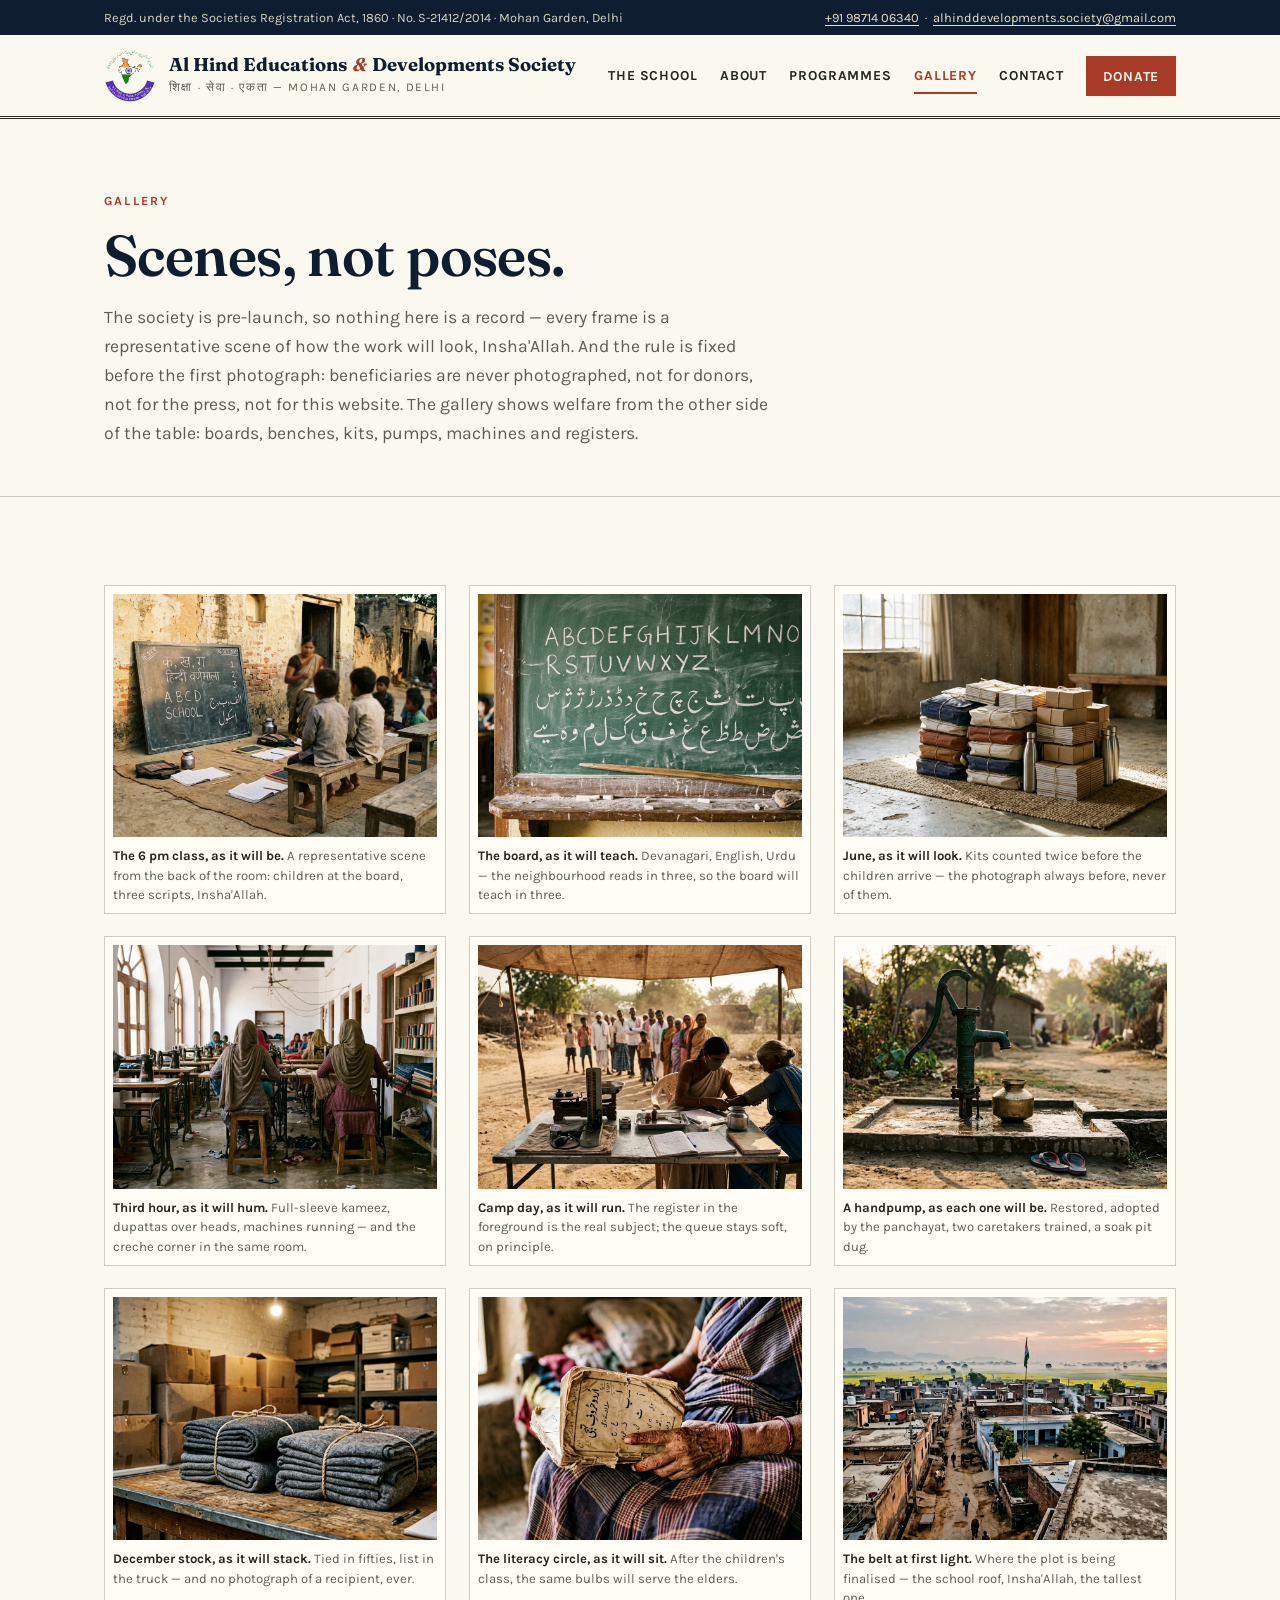
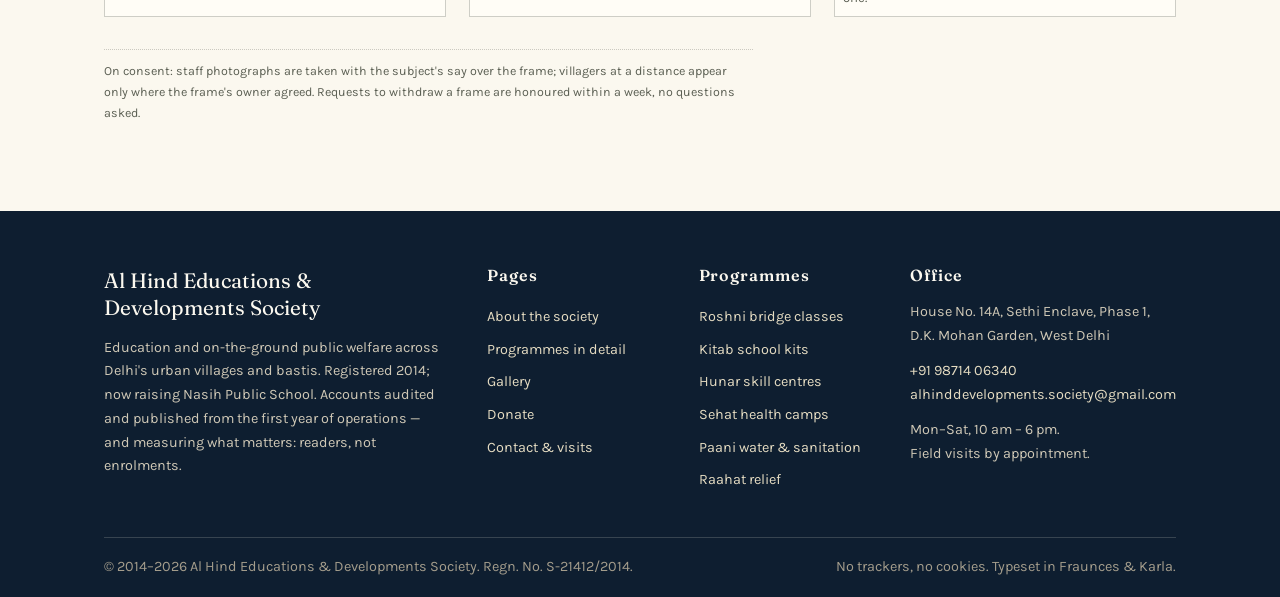
<file: gallery.html>
<!DOCTYPE html>
<html lang="en">
<head>
<meta charset="utf-8">
<meta name="viewport" content="width=device-width, initial-scale=1">
<meta name="color-scheme" content="light">
<title>Gallery — Al Hind Educations &amp; Developments Society, Mohan Garden, Delhi</title>
<meta name="description" content="Photographs from the field centres of Al Hind Educations & Developments Society — boards, benches, kits, pumps and camp tables. Scenes, not poses: beneficiaries are never photographed.">
<link rel="icon" type="image/png" href="assets/img/india-map.png">
<link rel="preconnect" href="https://fonts.googleapis.com">
<link rel="preconnect" href="https://fonts.gstatic.com" crossorigin>
<link href="https://fonts.googleapis.com/css2?family=Fraunces:ital,opsz,wght@0,9..144,400..700;1,9..144,400..700&family=Karla:ital,wght@0,400..700;1,400..700&family=Noto+Nastaliq+Urdu:wght@400..700&display=swap" rel="stylesheet">
<link rel="stylesheet" href="assets/css/style.css?v=3">
</head>
<body>
<a class="skip" href="#main">Skip to content</a>
<div class="progress" aria-hidden="true"><span id="progress"></span></div>

<div class="topbar">
  <div class="wrap topbar-in">
    <p>Regd. under the Societies Registration Act, 1860 · No. S-21412/2014 · Mohan Garden, Delhi</p>
    <p><a href="tel:+919871406340">+91 98714 06340</a> &nbsp;·&nbsp; <a href="mailto:alhinddevelopments.society@gmail.com">alhinddevelopments.society@gmail.com</a></p>
  </div>
</div>

<header class="masthead">
  <div class="wrap mast-in">
    <a class="brand" href="index.html">
      <svg class="mark" viewBox="0 0 200 200" role="img" aria-label="Seal of the society: the map of India in saffron, white and green with the Ashoka chakra, ringed by its name in Urdu and English"><defs><path id="arc-ur" d="M 14 100 A 86 86 0 0 1 186 100"/><path id="arc-e1" d="M 20 100 A 80 80 0 0 0 180 100"/><path id="arc-e2" d="M 7 100 A 93 93 0 0 0 193 100"/></defs><path d="M 193.7 125.1 A 97 97 0 0 1 6.3 125.1 L 34.3 117.6 A 68 68 0 0 0 165.7 117.6 Z" fill="#5530b2"/><image href="assets/img/india-map.png" x="54" y="30" width="92" height="100" preserveAspectRatio="xMidYMid meet"/><text font-family="'Noto Nastaliq Urdu', serif" font-size="11.5" fill="#178a3a"><textPath href="#arc-ur" startOffset="50%" text-anchor="middle">الہند ایجوکیشنل اینڈ سوشل ڈیولپمنٹ سوسائٹی (رجسٹرڈ)</textPath></text><text font-family="Karla, sans-serif" font-weight="700" font-size="11" letter-spacing="1" fill="#fbf8ef"><textPath href="#arc-e1" startOffset="50%" text-anchor="middle">AL-HIND EDUCATIONAL &amp;</textPath></text><text font-family="Karla, sans-serif" font-weight="700" font-size="11" letter-spacing="1" fill="#fbf8ef"><textPath href="#arc-e2" startOffset="50%" text-anchor="middle">SOCIAL DEVELOPMENT SOCIETY</textPath></text></svg>
      <span>
        <span class="brand-name">Al Hind Educations <em>&amp;</em> Developments Society</span>
        <span class="brand-sub">शिक्षा · सेवा · एकता — Mohan Garden, Delhi</span>
      </span>
    </a>
    <button class="nav-toggle" aria-expanded="false" aria-controls="site-nav">Menu</button>
    <nav class="nav" id="site-nav" aria-label="Main">
      <a href="school.html">The School</a>
      <a href="about.html">About</a>
      <a href="programs.html">Programmes</a>
      <a href="gallery.html" aria-current="page">Gallery</a>
      <a href="contact.html">Contact</a>
      <a class="donate" href="donate.html">Donate</a>
    </nav>
  </div>
</header>

<main id="main">

  <section class="page-hero">
    <div class="wrap">
      <p class="kicker">Gallery</p>
      <h1>Scenes, not poses.</h1>
      <p class="lede">The society is pre-launch, so nothing here is a record — every frame is a representative scene of how the work will look, Insha'Allah. And the rule is fixed before the first photograph: beneficiaries are never photographed, not for donors, not for the press, not for this website. The gallery shows welfare from the other side of the table: boards, benches, kits, pumps, machines and registers.</p>
    </div>
  </section>

  <section>
    <div class="wrap">
      <div class="gal rv">
        <figure>
          <div class="ph"><img src="assets/img/hero-courtyard-class.jpg" alt="Evening bridge class in a village courtyard, children on benches facing a chalkboard, teacher standing."></div>
          <figcaption><b>The 6 pm class, as it will be.</b> A representative scene from the back of the room: children at the board, three scripts, Insha'Allah.</figcaption>
        </figure>
        <figure>
          <div class="ph"><img src="assets/img/bridge-class-board.jpg" alt="Chalkboard with Devanagari, English and Urdu lettering and a wooden pointer."></div>
          <figcaption><b>The board, as it will teach.</b> Devanagari, English, Urdu — the neighbourhood reads in three, so the board will teach in three.</figcaption>
        </figure>
        <figure>
          <div class="ph"><img src="assets/img/kitab-school-kits.jpg" alt="School kits stacked on a jute mat in a storeroom."></div>
          <figcaption><b>June, as it will look.</b> Kits counted twice before the children arrive — the photograph always before, never of them.</figcaption>
        </figure>
        <figure>
          <div class="ph"><img src="assets/img/hunar-sewing-hall.jpg" alt="Sewing hall with treadle machines; two women working, seen from behind."></div>
          <figcaption><b>Third hour, as it will hum.</b> Full-sleeve kameez, dupattas over heads, machines running — and the creche corner in the same room.</figcaption>
        </figure>
        <figure>
          <div class="ph"><img src="assets/img/sehat-health-camp.jpg" alt="Camp table with instruments under a canopy, queue beyond in soft focus."></div>
          <figcaption><b>Camp day, as it will run.</b> The register in the foreground is the real subject; the queue stays soft, on principle.</figcaption>
        </figure>
        <figure>
          <div class="ph"><img src="assets/img/paani-handpump.jpg" alt="Repaired handpump on a clean concrete platform with a brass pot."></div>
          <figcaption><b>A handpump, as each one will be.</b> Restored, adopted by the panchayat, two caretakers trained, a soak pit dug.</figcaption>
        </figure>
        <figure>
          <div class="ph"><img src="assets/img/winter-blankets.jpg" alt="Bundles of folded wool blankets tied with rope."></div>
          <figcaption><b>December stock, as it will stack.</b> Tied in fifties, list in the truck — and no photograph of a recipient, ever.</figcaption>
        </figure>
        <figure>
          <div class="ph"><img src="assets/img/primer-hands.jpg" alt="An elderly woman's hands holding a worn Urdu primer."></div>
          <figcaption><b>The literacy circle, as it will sit.</b> After the children's class, the same bulbs will serve the elders.</figcaption>
        </figure>
        <figure>
          <div class="ph"><img src="assets/img/village-dawn.jpg" alt="Village rooftops at dawn with a school building and flagpole."></div>
          <figcaption><b>The belt at first light.</b> Where the plot is being finalised — the school roof, Insha'Allah, the tallest one.</figcaption>
        </figure>
      </div>
      <p class="footnote" style="max-width:52em; margin-top:2rem">On consent: staff photographs are taken with the subject's say over the frame; villagers at a distance appear only where the frame's owner agreed. Requests to withdraw a frame are honoured within a week, no questions asked.</p>
    </div>
  </section>

</main>

<footer>
  <div class="wrap">
    <div class="foot-grid">
      <div>
        <p class="foot-brand">Al Hind Educations &amp; Developments Society</p>
        <p style="margin-top:.9rem">Education and on-the-ground public welfare across Delhi's urban villages and bastis. Registered 2014; now raising Nasih Public School. Accounts audited and published from the first year of operations — and measuring what matters: readers, not enrolments.</p>
      </div>
      <div>
        <h3>Pages</h3>
        <ul>
          <li><a href="about.html">About the society</a></li>
          <li><a href="programs.html">Programmes in detail</a></li>
          <li><a href="gallery.html">Gallery</a></li>
          <li><a href="donate.html">Donate</a></li>
          <li><a href="contact.html">Contact &amp; visits</a></li>
        </ul>
      </div>
      <div>
        <h3>Programmes</h3>
        <ul>
          <li><a href="programs.html#roshni">Roshni bridge classes</a></li>
          <li><a href="programs.html#kitab">Kitab school kits</a></li>
          <li><a href="programs.html#hunar">Hunar skill centres</a></li>
          <li><a href="programs.html#sehat">Sehat health camps</a></li>
          <li><a href="programs.html#paani">Paani water &amp; sanitation</a></li>
          <li><a href="programs.html#raahat">Raahat relief</a></li>
        </ul>
      </div>
      <div>
        <h3>Office</h3>
        <p>House No. 14A, Sethi Enclave, Phase 1,<br>D.K. Mohan Garden, West Delhi</p>
        <p style="margin-top:.7rem"><a href="tel:+919871406340">+91 98714 06340</a><br><a href="mailto:alhinddevelopments.society@gmail.com">alhinddevelopments.society@gmail.com</a></p>
        <p style="margin-top:.7rem">Mon–Sat, 10 am – 6 pm.<br>Field visits by appointment.</p>
      </div>
    </div>
    <div class="foot-base">
      <p>© 2014–<span data-year>2026</span> Al Hind Educations &amp; Developments Society. Regn. No. S-21412/2014.</p>
      <p>No trackers, no cookies. Typeset in Fraunces &amp; Karla.</p>
    </div>
  </div>
</footer>

<script src="assets/js/main.js"></script>
</body>
</html>
</file>
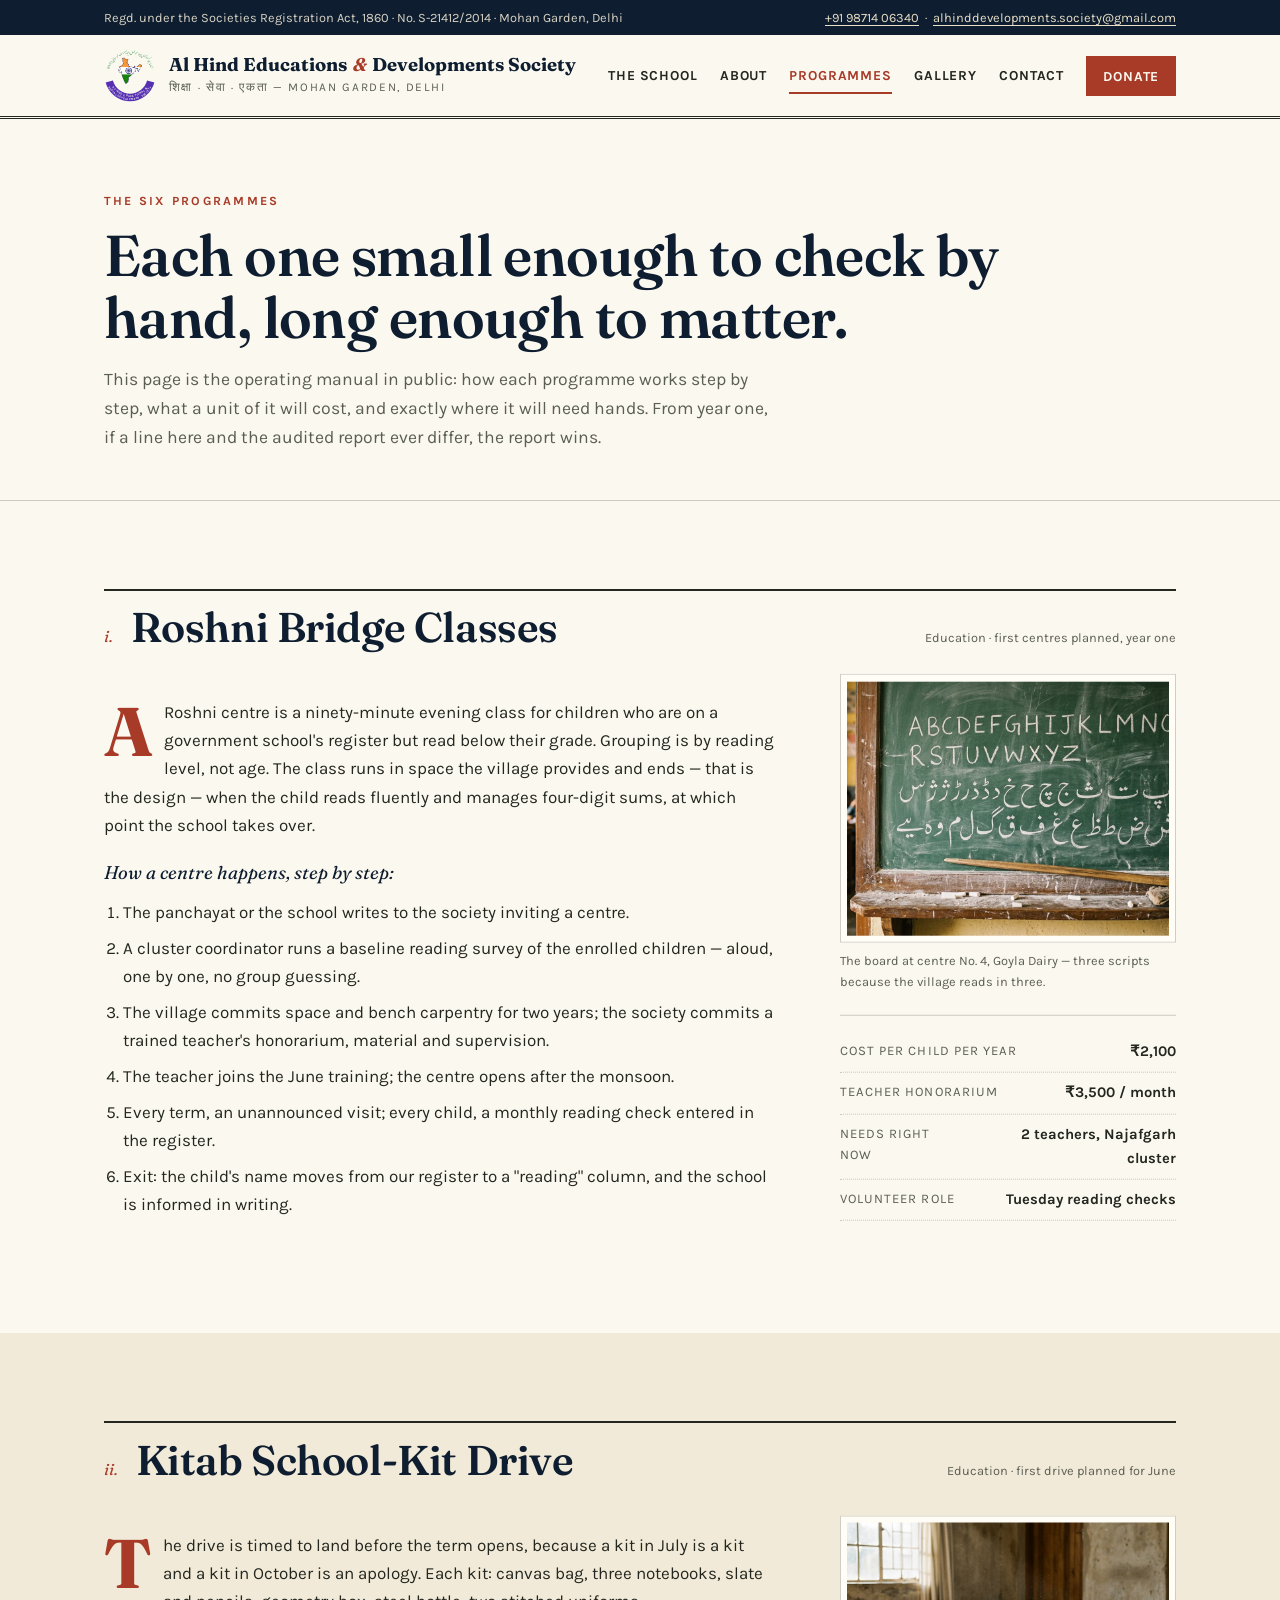
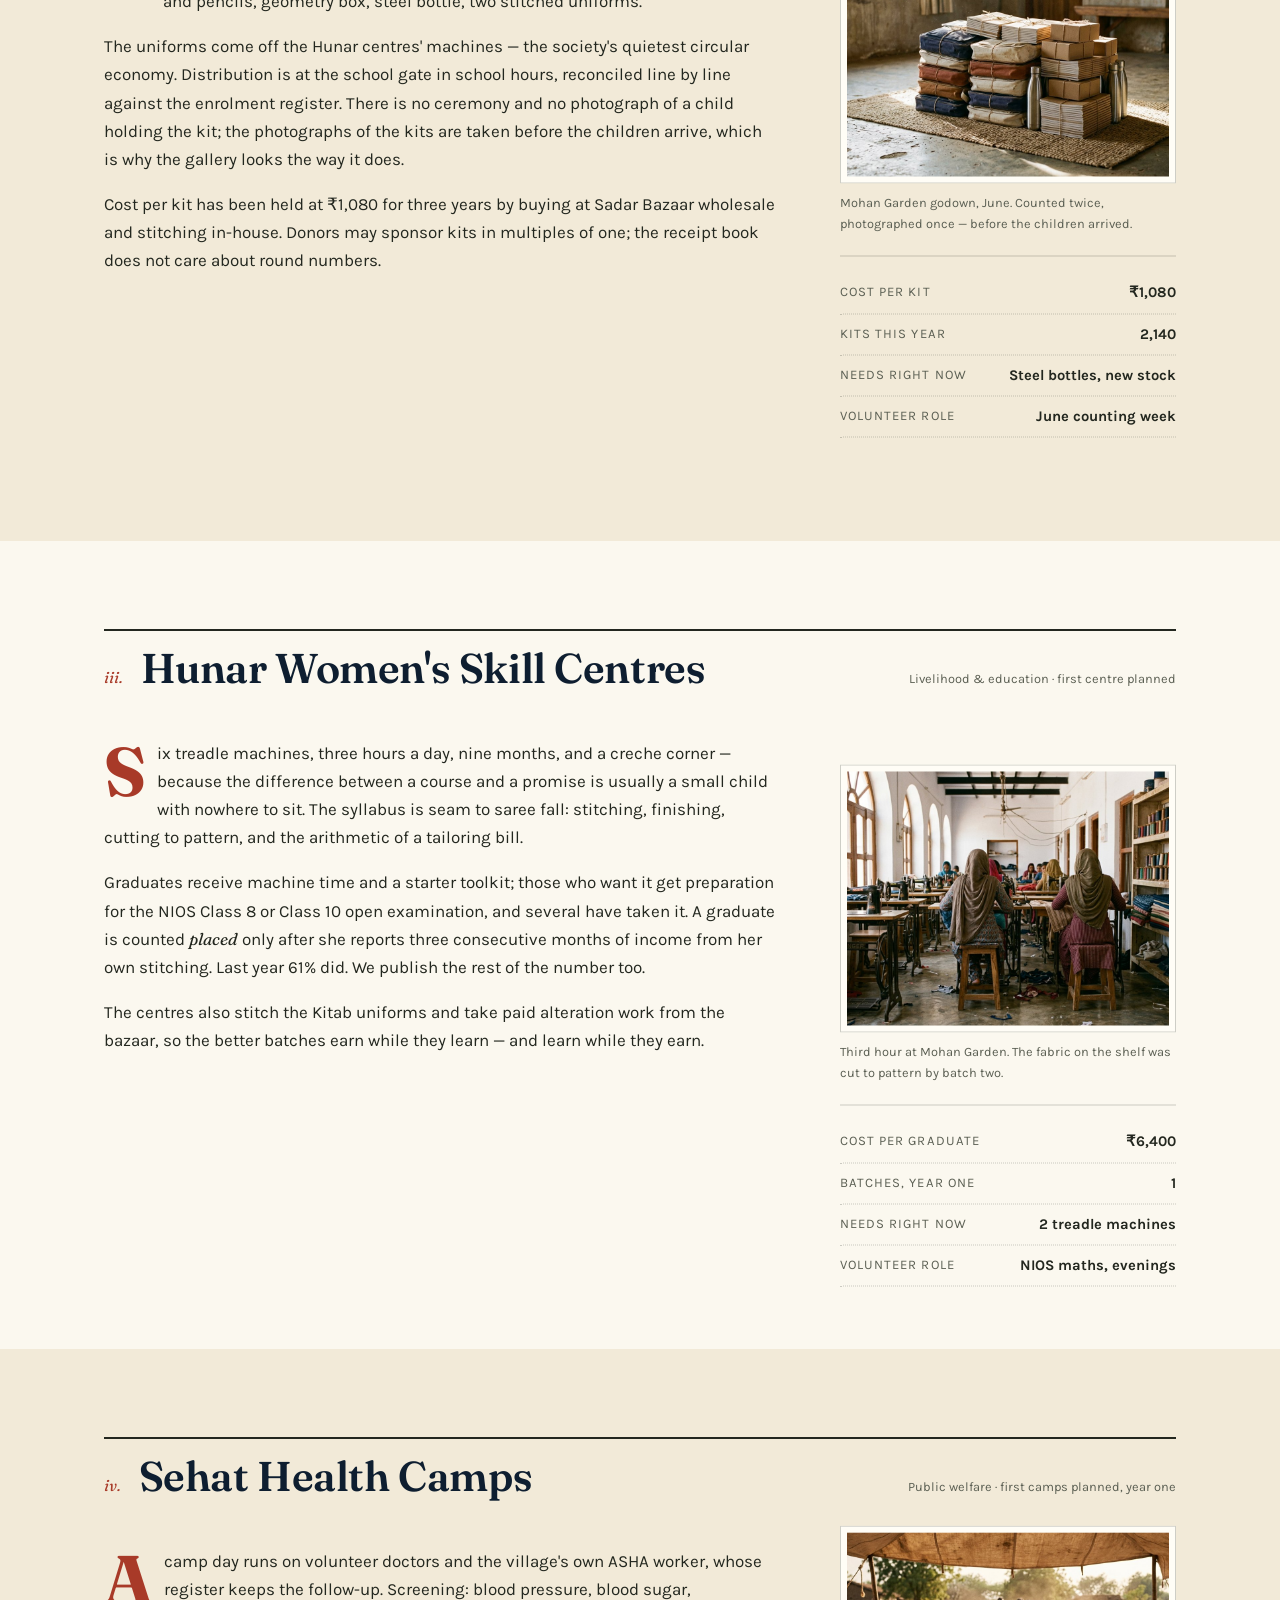
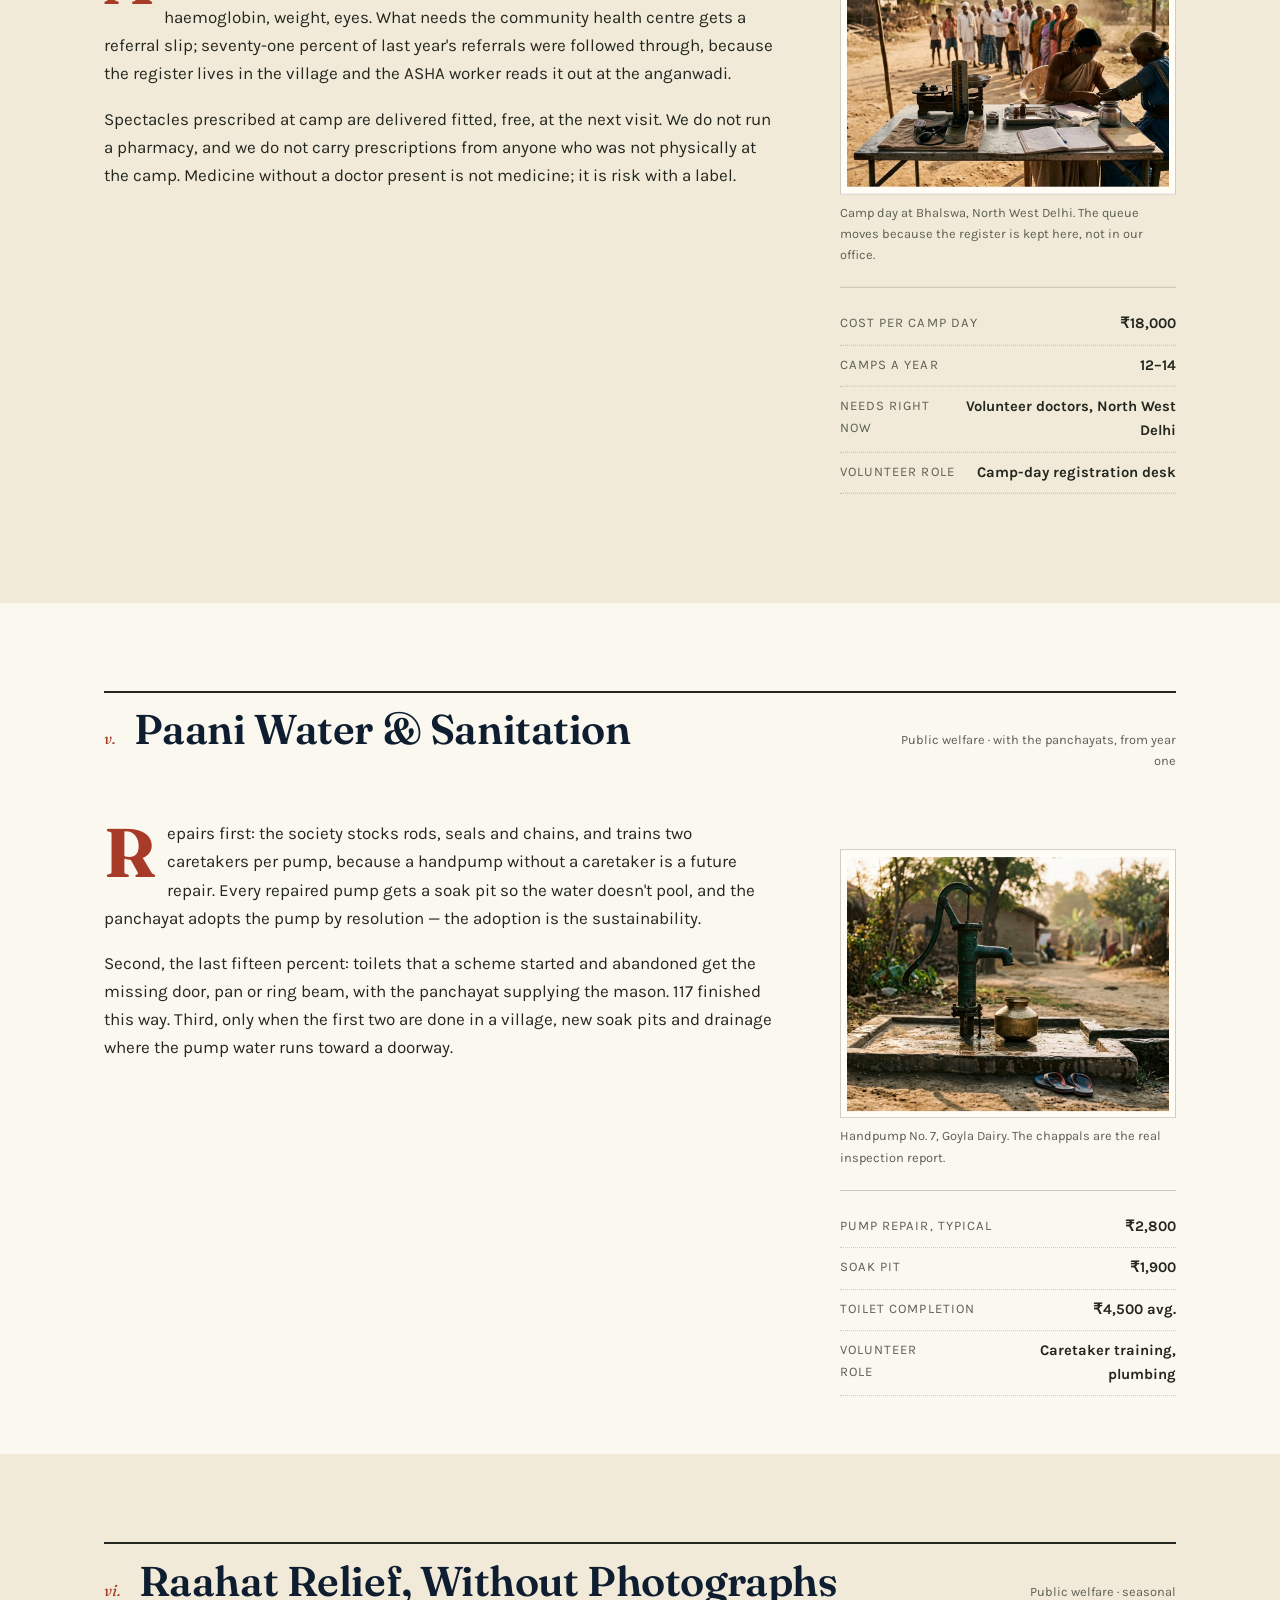
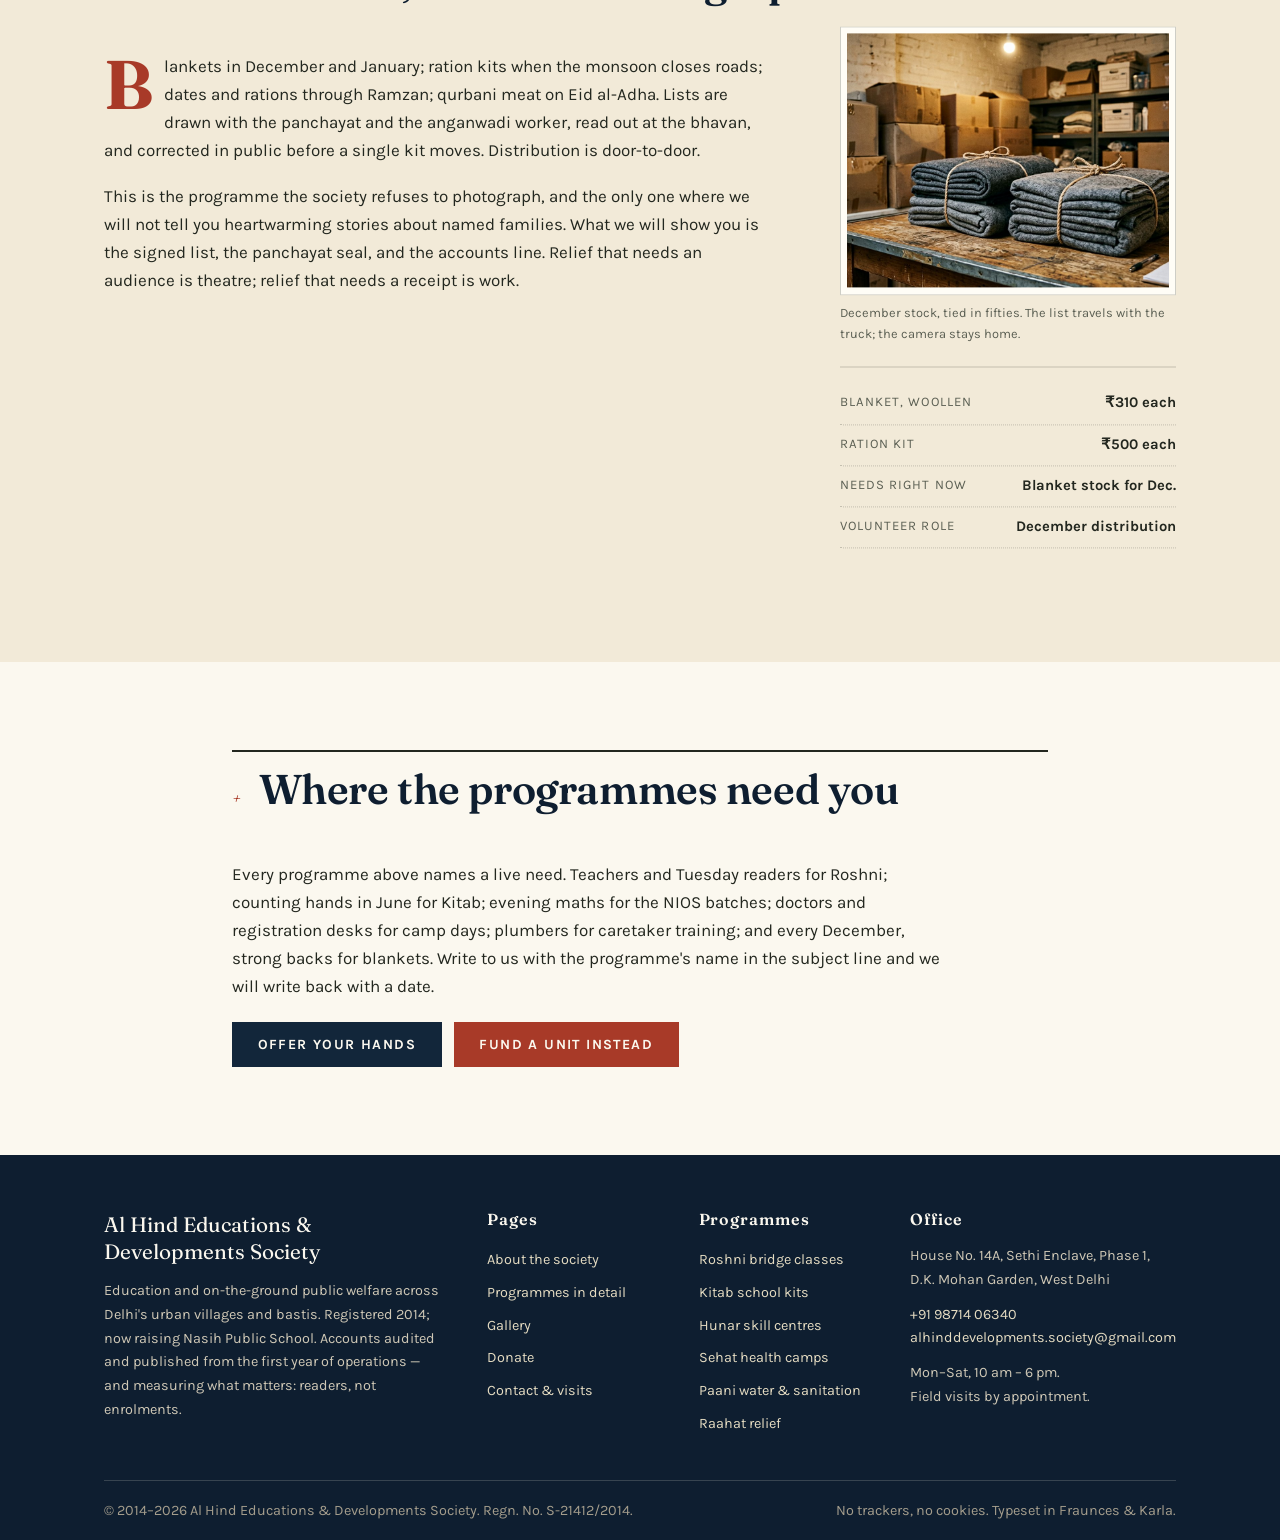
<file: programs.html>
<!DOCTYPE html>
<html lang="en">
<head>
<meta charset="utf-8">
<meta name="viewport" content="width=device-width, initial-scale=1">
<meta name="color-scheme" content="light">
<title>Programmes — Al Hind Educations &amp; Developments Society, Mohan Garden, Delhi</title>
<meta name="description" content="Roshni bridge classes, Kitab school kits, Hunar women's skill centres, Sehat health camps, Paani water and sanitation, and Raahat relief — how each programme of the society works, what it costs, and where it needs hands.">
<link rel="icon" type="image/png" href="assets/img/india-map.png">
<link rel="preconnect" href="https://fonts.googleapis.com">
<link rel="preconnect" href="https://fonts.gstatic.com" crossorigin>
<link href="https://fonts.googleapis.com/css2?family=Fraunces:ital,opsz,wght@0,9..144,400..700;1,9..144,400..700&family=Karla:ital,wght@0,400..700;1,400..700&family=Noto+Nastaliq+Urdu:wght@400..700&display=swap" rel="stylesheet">
<link rel="stylesheet" href="assets/css/style.css?v=3">
</head>
<body>
<a class="skip" href="#main">Skip to content</a>
<div class="progress" aria-hidden="true"><span id="progress"></span></div>

<div class="topbar">
  <div class="wrap topbar-in">
    <p>Regd. under the Societies Registration Act, 1860 · No. S-21412/2014 · Mohan Garden, Delhi</p>
    <p><a href="tel:+919871406340">+91 98714 06340</a> &nbsp;·&nbsp; <a href="mailto:alhinddevelopments.society@gmail.com">alhinddevelopments.society@gmail.com</a></p>
  </div>
</div>

<header class="masthead">
  <div class="wrap mast-in">
    <a class="brand" href="index.html">
      <svg class="mark" viewBox="0 0 200 200" role="img" aria-label="Seal of the society: the map of India in saffron, white and green with the Ashoka chakra, ringed by its name in Urdu and English"><defs><path id="arc-ur" d="M 14 100 A 86 86 0 0 1 186 100"/><path id="arc-e1" d="M 20 100 A 80 80 0 0 0 180 100"/><path id="arc-e2" d="M 7 100 A 93 93 0 0 0 193 100"/></defs><path d="M 193.7 125.1 A 97 97 0 0 1 6.3 125.1 L 34.3 117.6 A 68 68 0 0 0 165.7 117.6 Z" fill="#5530b2"/><image href="assets/img/india-map.png" x="54" y="30" width="92" height="100" preserveAspectRatio="xMidYMid meet"/><text font-family="'Noto Nastaliq Urdu', serif" font-size="11.5" fill="#178a3a"><textPath href="#arc-ur" startOffset="50%" text-anchor="middle">الہند ایجوکیشنل اینڈ سوشل ڈیولپمنٹ سوسائٹی (رجسٹرڈ)</textPath></text><text font-family="Karla, sans-serif" font-weight="700" font-size="11" letter-spacing="1" fill="#fbf8ef"><textPath href="#arc-e1" startOffset="50%" text-anchor="middle">AL-HIND EDUCATIONAL &amp;</textPath></text><text font-family="Karla, sans-serif" font-weight="700" font-size="11" letter-spacing="1" fill="#fbf8ef"><textPath href="#arc-e2" startOffset="50%" text-anchor="middle">SOCIAL DEVELOPMENT SOCIETY</textPath></text></svg>
      <span>
        <span class="brand-name">Al Hind Educations <em>&amp;</em> Developments Society</span>
        <span class="brand-sub">शिक्षा · सेवा · एकता — Mohan Garden, Delhi</span>
      </span>
    </a>
    <button class="nav-toggle" aria-expanded="false" aria-controls="site-nav">Menu</button>
    <nav class="nav" id="site-nav" aria-label="Main">
      <a href="school.html">The School</a>
      <a href="about.html">About</a>
      <a href="programs.html" aria-current="page">Programmes</a>
      <a href="gallery.html">Gallery</a>
      <a href="contact.html">Contact</a>
      <a class="donate" href="donate.html">Donate</a>
    </nav>
  </div>
</header>

<main id="main">

  <section class="page-hero">
    <div class="wrap">
      <p class="kicker">The six programmes</p>
      <h1>Each one small enough to check by hand, long enough to matter.</h1>
      <p class="lede">This page is the operating manual in public: how each programme works step by step, what a unit of it will cost, and exactly where it will need hands. From year one, if a line here and the audited report ever differ, the report wins.</p>
    </div>
  </section>

  <!-- ROSHNI -->
  <section id="roshni">
    <div class="wrap">
      <div class="sec-head"><span class="sec-no">i.</span><h2>Roshni Bridge Classes</h2><span class="sec-note">Education · first centres planned, year one</span></div>
      <div class="story">
        <article class="rv">
          <p>A Roshni centre is a ninety-minute evening class for children who are on a government school's register but read below their grade. Grouping is by reading level, not age. The class runs in space the village provides and ends — that is the design — when the child reads fluently and manages four-digit sums, at which point the school takes over.</p>
          <p style="font-family:var(--serif); font-style:italic; font-size:1.15rem; color:var(--indigo-deep); margin:1.2rem 0 .6rem">How a centre happens, step by step:</p>
          <ol style="padding-left:1.2rem; max-width:40em">
            <li style="margin-bottom:.5rem">The panchayat or the school writes to the society inviting a centre.</li>
            <li style="margin-bottom:.5rem">A cluster coordinator runs a baseline reading survey of the enrolled children — aloud, one by one, no group guessing.</li>
            <li style="margin-bottom:.5rem">The village commits space and bench carpentry for two years; the society commits a trained teacher's honorarium, material and supervision.</li>
            <li style="margin-bottom:.5rem">The teacher joins the June training; the centre opens after the monsoon.</li>
            <li style="margin-bottom:.5rem">Every term, an unannounced visit; every child, a monthly reading check entered in the register.</li>
            <li>Exit: the child's name moves from our register to a "reading" column, and the school is informed in writing.</li>
          </ol>
        </article>
        <aside class="story-aside rv">
          <figure>
            <img src="assets/img/bridge-class-board.jpg" alt="A chalkboard lettered in Devanagari, English and Urdu.">
            <figcaption>The board at centre No. 4, Goyla Dairy — three scripts because the village reads in three.</figcaption>
          </figure>
          <div class="prog-facts" style="border-left:none; padding-left:0; border-top:1px solid var(--line); padding-top:1rem; margin-top:1.4rem">
            <dl>
              <div><dt>Cost per child per year</dt><dd>₹2,100</dd></div>
              <div><dt>Teacher honorarium</dt><dd>₹3,500 / month</dd></div>
              <div><dt>Needs right now</dt><dd>2 teachers, Najafgarh cluster</dd></div>
              <div><dt>Volunteer role</dt><dd>Tuesday reading checks</dd></div>
            </dl>
          </div>
        </aside>
      </div>
    </div>
  </section>

  <!-- KITAB -->
  <section class="tinted" id="kitab">
    <div class="wrap">
      <div class="sec-head"><span class="sec-no">ii.</span><h2>Kitab School-Kit Drive</h2><span class="sec-note">Education · first drive planned for June</span></div>
      <div class="story">
        <article class="rv">
          <p>The drive is timed to land before the term opens, because a kit in July is a kit and a kit in October is an apology. Each kit: canvas bag, three notebooks, slate and pencils, geometry box, steel bottle, two stitched uniforms.</p>
          <p>The uniforms come off the Hunar centres' machines — the society's quietest circular economy. Distribution is at the school gate in school hours, reconciled line by line against the enrolment register. There is no ceremony and no photograph of a child holding the kit; the photographs of the kits are taken before the children arrive, which is why the gallery looks the way it does.</p>
          <p>Cost per kit has been held at ₹1,080 for three years by buying at Sadar Bazaar wholesale and stitching in-house. Donors may sponsor kits in multiples of one; the receipt book does not care about round numbers.</p>
        </article>
        <aside class="story-aside rv">
          <figure>
            <img src="assets/img/kitab-school-kits.jpg" alt="Stacked school kits on a jute mat.">
            <figcaption>Mohan Garden godown, June. Counted twice, photographed once — before the children arrived.</figcaption>
          </figure>
          <div class="prog-facts" style="border-left:none; padding-left:0; border-top:1px solid var(--line); padding-top:1rem; margin-top:1.4rem">
            <dl>
              <div><dt>Cost per kit</dt><dd>₹1,080</dd></div>
              <div><dt>Kits this year</dt><dd>2,140</dd></div>
              <div><dt>Needs right now</dt><dd>Steel bottles, new stock</dd></div>
              <div><dt>Volunteer role</dt><dd>June counting week</dd></div>
            </dl>
          </div>
        </aside>
      </div>
    </div>
  </section>

  <!-- HUNAR -->
  <section id="hunar">
    <div class="wrap">
      <div class="sec-head"><span class="sec-no">iii.</span><h2>Hunar Women's Skill Centres</h2><span class="sec-note">Livelihood &amp; education · first centre planned</span></div>
      <div class="story">
        <article class="rv">
          <p>Six treadle machines, three hours a day, nine months, and a creche corner — because the difference between a course and a promise is usually a small child with nowhere to sit. The syllabus is seam to saree fall: stitching, finishing, cutting to pattern, and the arithmetic of a tailoring bill.</p>
          <p>Graduates receive machine time and a starter toolkit; those who want it get preparation for the NIOS Class 8 or Class 10 open examination, and several have taken it. A graduate is counted <em>placed</em> only after she reports three consecutive months of income from her own stitching. Last year 61% did. We publish the rest of the number too.</p>
          <p>The centres also stitch the Kitab uniforms and take paid alteration work from the bazaar, so the better batches earn while they learn — and learn while they earn.</p>
        </article>
        <aside class="story-aside rv">
          <figure>
            <img src="assets/img/hunar-sewing-hall.jpg" alt="Treadle sewing machines in the training hall, two women working, seen from behind.">
            <figcaption>Third hour at Mohan Garden. The fabric on the shelf was cut to pattern by batch two.</figcaption>
          </figure>
          <div class="prog-facts" style="border-left:none; padding-left:0; border-top:1px solid var(--line); padding-top:1rem; margin-top:1.4rem">
            <dl>
              <div><dt>Cost per graduate</dt><dd>₹6,400</dd></div>
              <div><dt>Batches, year one</dt><dd>1</dd></div>
              <div><dt>Needs right now</dt><dd>2 treadle machines</dd></div>
              <div><dt>Volunteer role</dt><dd>NIOS maths, evenings</dd></div>
            </dl>
          </div>
        </aside>
      </div>
    </div>
  </section>

  <!-- SEHAT -->
  <section class="tinted" id="sehat">
    <div class="wrap">
      <div class="sec-head"><span class="sec-no">iv.</span><h2>Sehat Health Camps</h2><span class="sec-note">Public welfare · first camps planned, year one</span></div>
      <div class="story">
        <article class="rv">
          <p>A camp day runs on volunteer doctors and the village's own ASHA worker, whose register keeps the follow-up. Screening: blood pressure, blood sugar, haemoglobin, weight, eyes. What needs the community health centre gets a referral slip; seventy-one percent of last year's referrals were followed through, because the register lives in the village and the ASHA worker reads it out at the anganwadi.</p>
          <p>Spectacles prescribed at camp are delivered fitted, free, at the next visit. We do not run a pharmacy, and we do not carry prescriptions from anyone who was not physically at the camp. Medicine without a doctor present is not medicine; it is risk with a label.</p>
        </article>
        <aside class="story-aside rv">
          <figure>
            <img src="assets/img/sehat-health-camp.jpg" alt="A camp table under a canopy with a short queue beyond.">
            <figcaption>Camp day at Bhalswa, North West Delhi. The queue moves because the register is kept here, not in our office.</figcaption>
          </figure>
          <div class="prog-facts" style="border-left:none; padding-left:0; border-top:1px solid var(--line); padding-top:1rem; margin-top:1.4rem">
            <dl>
              <div><dt>Cost per camp day</dt><dd>₹18,000</dd></div>
              <div><dt>Camps a year</dt><dd>12–14</dd></div>
              <div><dt>Needs right now</dt><dd>Volunteer doctors, North West Delhi</dd></div>
              <div><dt>Volunteer role</dt><dd>Camp-day registration desk</dd></div>
            </dl>
          </div>
        </aside>
      </div>
    </div>
  </section>

  <!-- PAANI -->
  <section id="paani">
    <div class="wrap">
      <div class="sec-head"><span class="sec-no">v.</span><h2>Paani Water &amp; Sanitation</h2><span class="sec-note">Public welfare · with the panchayats, from year one</span></div>
      <div class="story">
        <article class="rv">
          <p>Repairs first: the society stocks rods, seals and chains, and trains two caretakers per pump, because a handpump without a caretaker is a future repair. Every repaired pump gets a soak pit so the water doesn't pool, and the panchayat adopts the pump by resolution — the adoption is the sustainability.</p>
          <p>Second, the last fifteen percent: toilets that a scheme started and abandoned get the missing door, pan or ring beam, with the panchayat supplying the mason. 117 finished this way. Third, only when the first two are done in a village, new soak pits and drainage where the pump water runs toward a doorway.</p>
        </article>
        <aside class="story-aside rv">
          <figure>
            <img src="assets/img/paani-handpump.jpg" alt="A freshly painted handpump on a clean platform, a brass pot and small chappals nearby.">
            <figcaption>Handpump No. 7, Goyla Dairy. The chappals are the real inspection report.</figcaption>
          </figure>
          <div class="prog-facts" style="border-left:none; padding-left:0; border-top:1px solid var(--line); padding-top:1rem; margin-top:1.4rem">
            <dl>
              <div><dt>Pump repair, typical</dt><dd>₹2,800</dd></div>
              <div><dt>Soak pit</dt><dd>₹1,900</dd></div>
              <div><dt>Toilet completion</dt><dd>₹4,500 avg.</dd></div>
              <div><dt>Volunteer role</dt><dd>Caretaker training, plumbing</dd></div>
            </dl>
          </div>
        </aside>
      </div>
    </div>
  </section>

  <!-- RAAHAT -->
  <section class="tinted" id="raahat">
    <div class="wrap">
      <div class="sec-head"><span class="sec-no">vi.</span><h2>Raahat Relief, Without Photographs</h2><span class="sec-note">Public welfare · seasonal</span></div>
      <div class="story">
        <article class="rv">
          <p>Blankets in December and January; ration kits when the monsoon closes roads; dates and rations through Ramzan; qurbani meat on Eid al-Adha. Lists are drawn with the panchayat and the anganwadi worker, read out at the bhavan, and corrected in public before a single kit moves. Distribution is door-to-door.</p>
          <p>This is the programme the society refuses to photograph, and the only one where we will not tell you heartwarming stories about named families. What we will show you is the signed list, the panchayat seal, and the accounts line. Relief that needs an audience is theatre; relief that needs a receipt is work.</p>
        </article>
        <aside class="story-aside rv">
          <figure>
            <img src="assets/img/winter-blankets.jpg" alt="Bundles of folded blankets tied with rope.">
            <figcaption>December stock, tied in fifties. The list travels with the truck; the camera stays home.</figcaption>
          </figure>
          <div class="prog-facts" style="border-left:none; padding-left:0; border-top:1px solid var(--line); padding-top:1rem; margin-top:1.4rem">
            <dl>
              <div><dt>Blanket, woollen</dt><dd>₹310 each</dd></div>
              <div><dt>Ration kit</dt><dd>₹500 each</dd></div>
              <div><dt>Needs right now</dt><dd>Blanket stock for Dec.</dd></div>
              <div><dt>Volunteer role</dt><dd>December distribution</dd></div>
            </dl>
          </div>
        </aside>
      </div>
    </div>
  </section>

  <section id="join">
    <div class="wrap" style="max-width:56rem">
      <div class="sec-head"><span class="sec-no">+</span><h2>Where the programmes need you</h2></div>
      <p style="max-width:42em; margin-bottom:1.4rem">Every programme above names a live need. Teachers and Tuesday readers for Roshni; counting hands in June for Kitab; evening maths for the NIOS batches; doctors and registration desks for camp days; plumbers for caretaker training; and every December, strong backs for blankets. Write to us with the programme's name in the subject line and we will write back with a date.</p>
      <p><a class="btn" href="contact.html">Offer your hands</a> &nbsp; <a class="btn madder" href="donate.html">Fund a unit instead</a></p>
    </div>
  </section>

</main>

<footer>
  <div class="wrap">
    <div class="foot-grid">
      <div>
        <p class="foot-brand">Al Hind Educations &amp; Developments Society</p>
        <p style="margin-top:.9rem">Education and on-the-ground public welfare across Delhi's urban villages and bastis. Registered 2014; now raising Nasih Public School. Accounts audited and published from the first year of operations — and measuring what matters: readers, not enrolments.</p>
      </div>
      <div>
        <h3>Pages</h3>
        <ul>
          <li><a href="about.html">About the society</a></li>
          <li><a href="programs.html">Programmes in detail</a></li>
          <li><a href="gallery.html">Gallery</a></li>
          <li><a href="donate.html">Donate</a></li>
          <li><a href="contact.html">Contact &amp; visits</a></li>
        </ul>
      </div>
      <div>
        <h3>Programmes</h3>
        <ul>
          <li><a href="programs.html#roshni">Roshni bridge classes</a></li>
          <li><a href="programs.html#kitab">Kitab school kits</a></li>
          <li><a href="programs.html#hunar">Hunar skill centres</a></li>
          <li><a href="programs.html#sehat">Sehat health camps</a></li>
          <li><a href="programs.html#paani">Paani water &amp; sanitation</a></li>
          <li><a href="programs.html#raahat">Raahat relief</a></li>
        </ul>
      </div>
      <div>
        <h3>Office</h3>
        <p>House No. 14A, Sethi Enclave, Phase 1,<br>D.K. Mohan Garden, West Delhi</p>
        <p style="margin-top:.7rem"><a href="tel:+919871406340">+91 98714 06340</a><br><a href="mailto:alhinddevelopments.society@gmail.com">alhinddevelopments.society@gmail.com</a></p>
        <p style="margin-top:.7rem">Mon–Sat, 10 am – 6 pm.<br>Field visits by appointment.</p>
      </div>
    </div>
    <div class="foot-base">
      <p>© 2014–<span data-year>2026</span> Al Hind Educations &amp; Developments Society. Regn. No. S-21412/2014.</p>
      <p>No trackers, no cookies. Typeset in Fraunces &amp; Karla.</p>
    </div>
  </div>
</footer>

<script src="assets/js/main.js"></script>
</body>
</html>
</file>
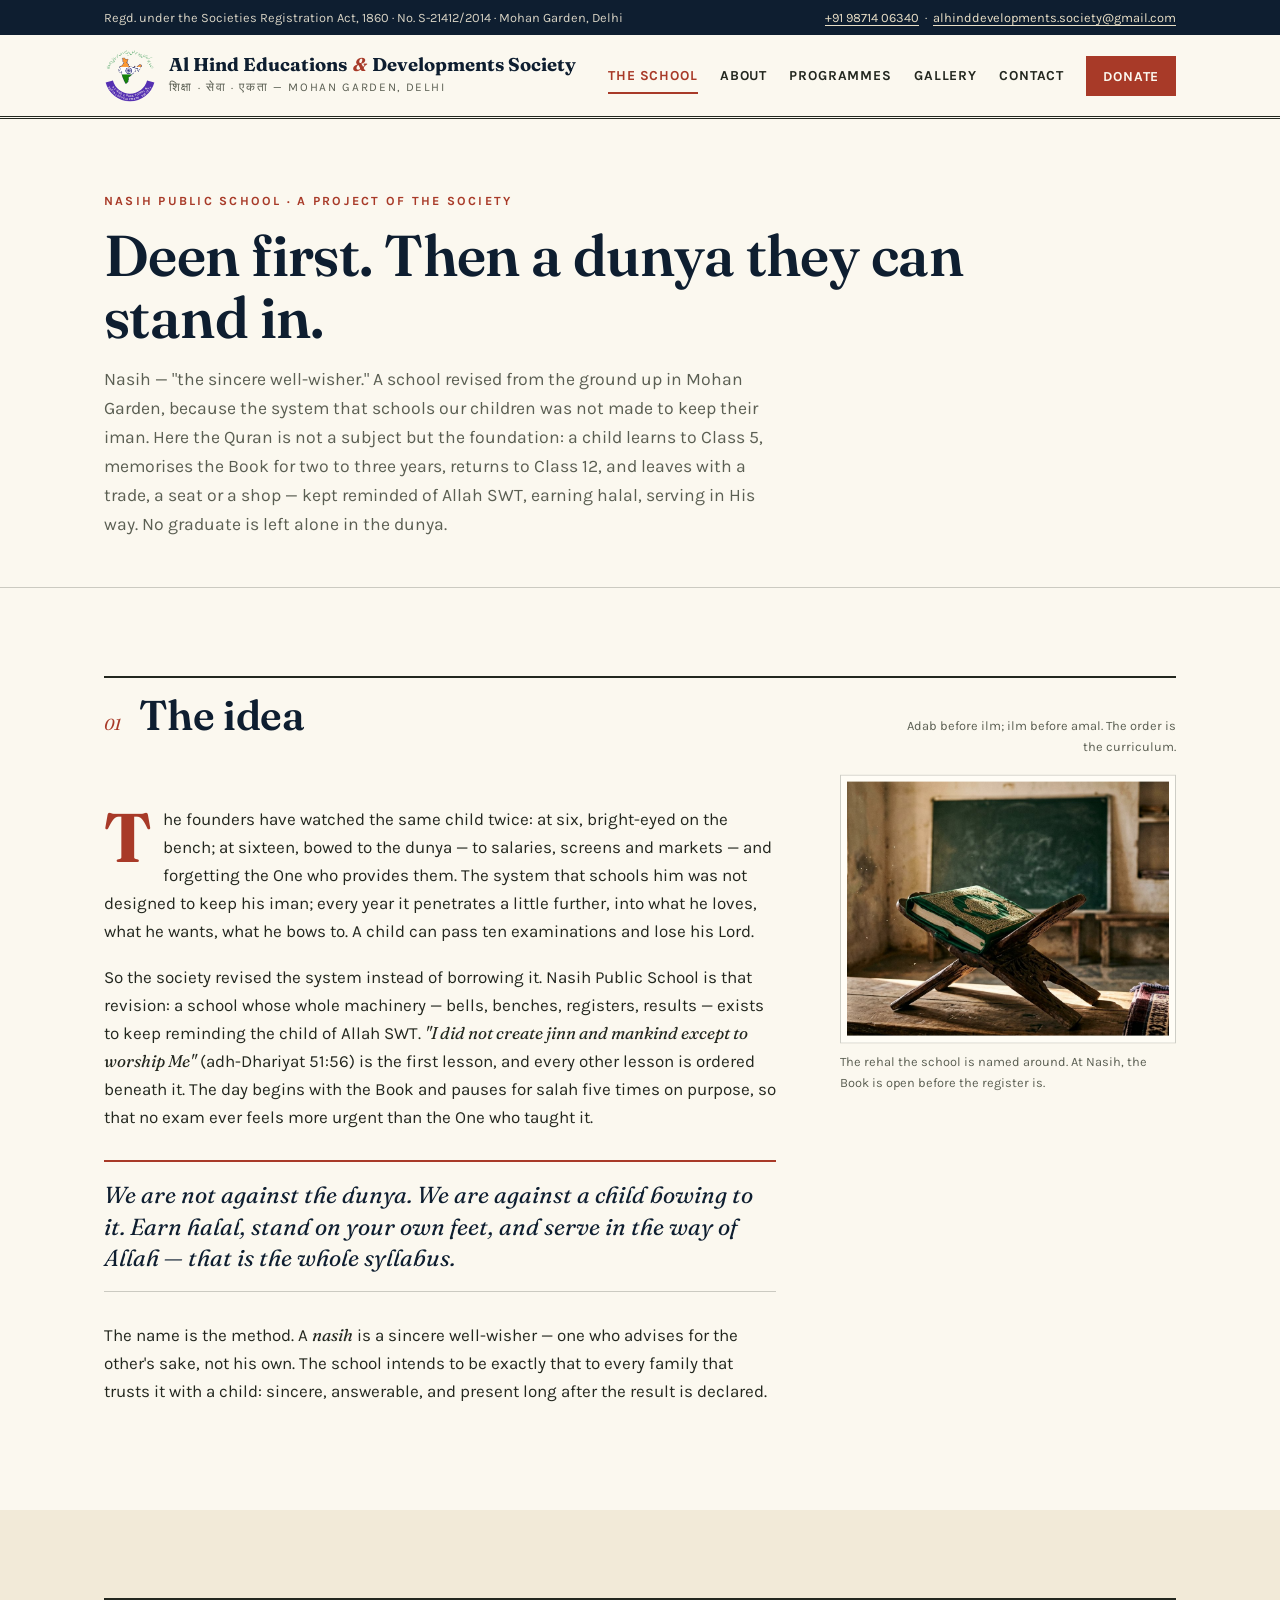
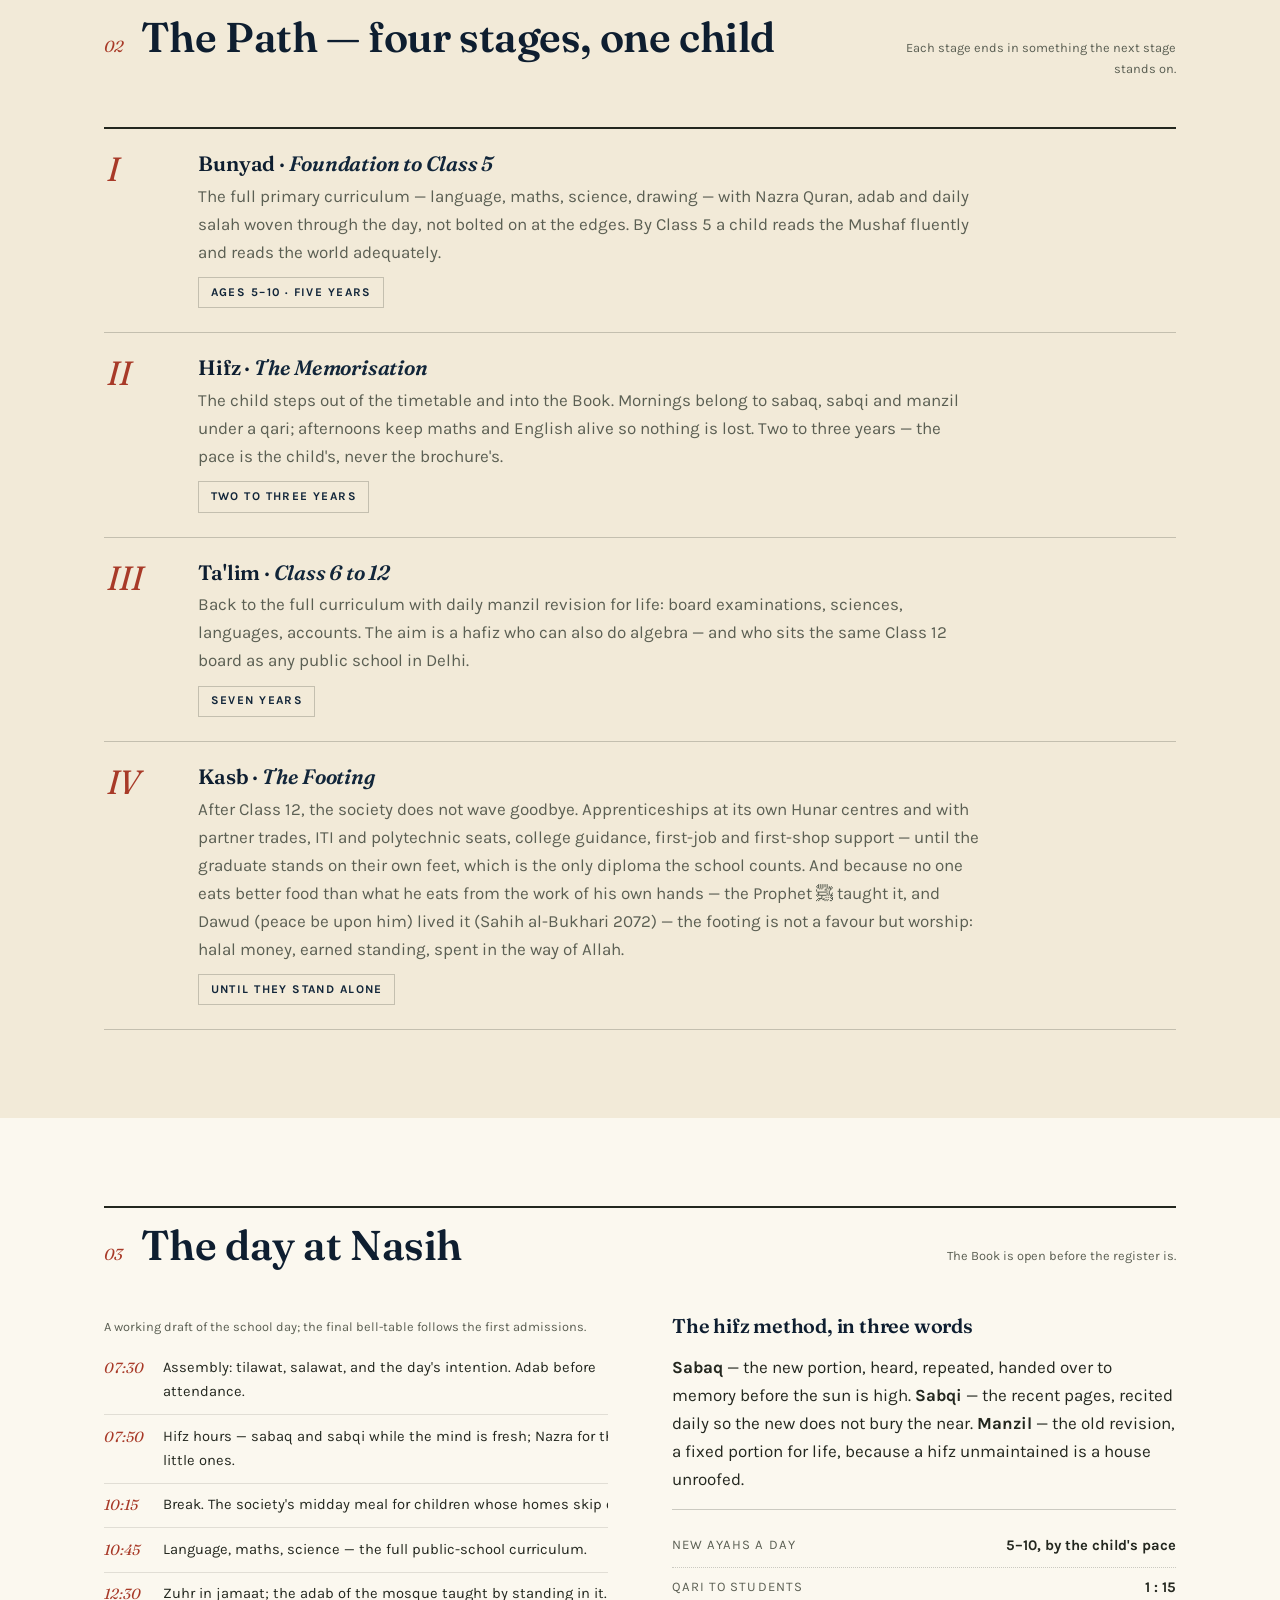
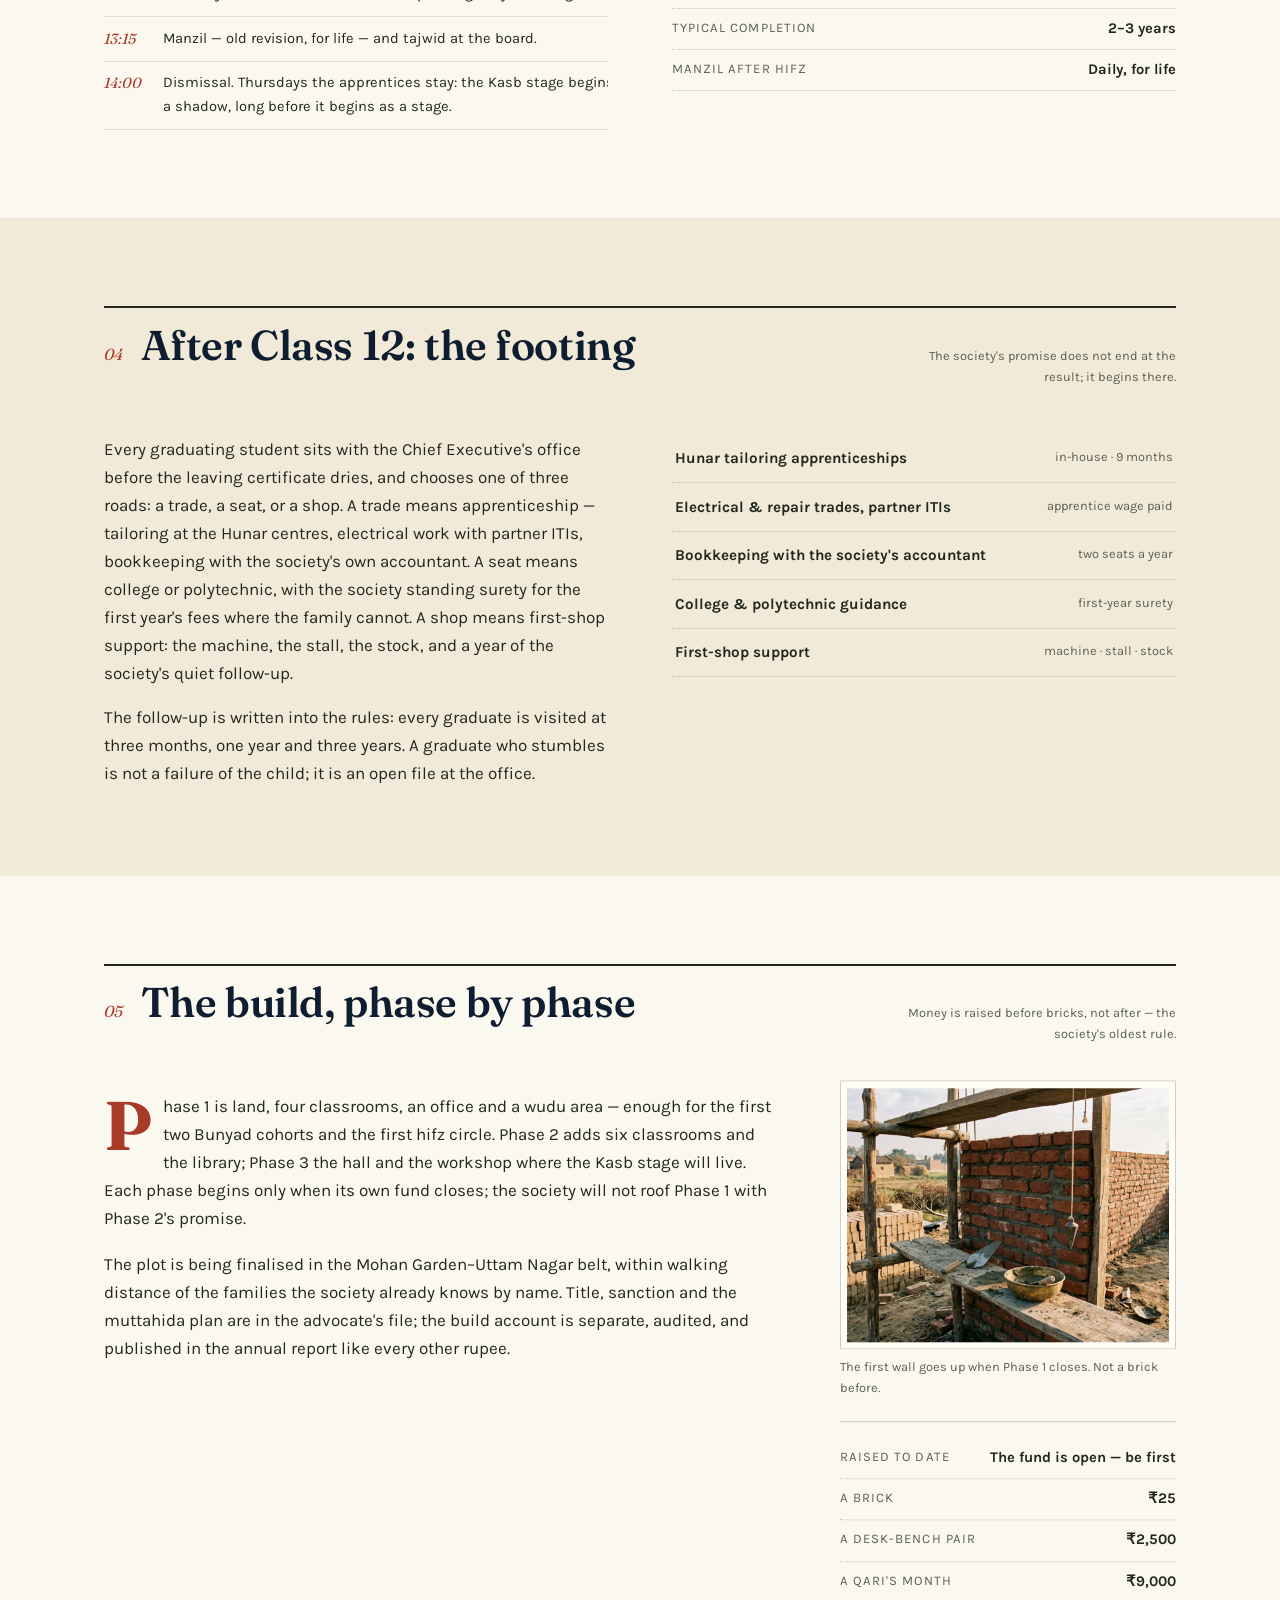
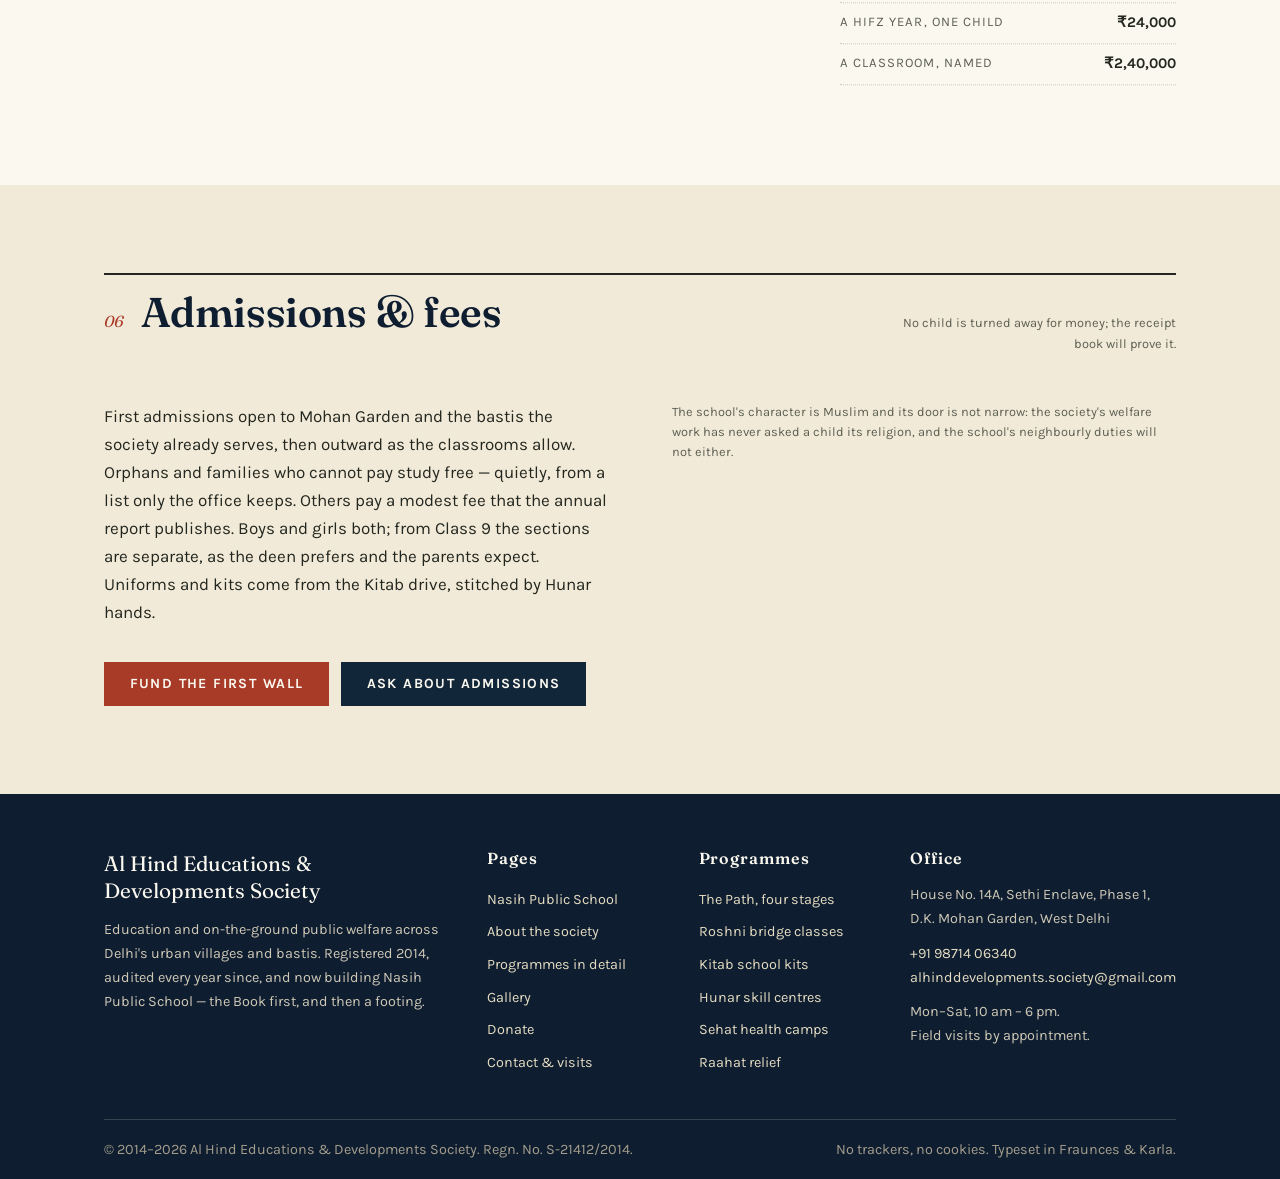
<file: school.html>
<!DOCTYPE html>
<html lang="en">
<head>
<meta charset="utf-8">
<meta name="viewport" content="width=device-width, initial-scale=1">
<meta name="color-scheme" content="light">
<title>Nasih Public School — Al Hind Educations &amp; Developments Society, Mohan Garden, Delhi</title>
<meta name="description" content="Nasih Public School, the flagship project of Al Hind Educations & Developments Society: Islam-first education in four stages — foundation to Class 5, hifz of the Quran, Class 6 to 12, and a footing in the dunya for every graduate.">
<link rel="icon" type="image/png" href="assets/img/india-map.png">
<link rel="preconnect" href="https://fonts.googleapis.com">
<link rel="preconnect" href="https://fonts.gstatic.com" crossorigin>
<link href="https://fonts.googleapis.com/css2?family=Fraunces:ital,opsz,wght@0,9..144,400..700;1,9..144,400..700&family=Karla:ital,wght@0,400..700;1,400..700&family=Noto+Nastaliq+Urdu:wght@400..700&display=swap" rel="stylesheet">
<link rel="stylesheet" href="assets/css/style.css?v=3">
</head>
<body>
<a class="skip" href="#main">Skip to content</a>
<div class="progress" aria-hidden="true"><span id="progress"></span></div>

<div class="topbar">
  <div class="wrap topbar-in">
    <p>Regd. under the Societies Registration Act, 1860 · No. S-21412/2014 · Mohan Garden, Delhi</p>
    <p><a href="tel:+919871406340">+91 98714 06340</a> &nbsp;·&nbsp; <a href="mailto:alhinddevelopments.society@gmail.com">alhinddevelopments.society@gmail.com</a></p>
  </div>
</div>

<header class="masthead">
  <div class="wrap mast-in">
    <a class="brand" href="index.html">
      <svg class="mark" viewBox="0 0 200 200" role="img" aria-label="Seal of the society: the map of India in saffron, white and green with the Ashoka chakra, ringed by its name in Urdu and English"><defs><path id="arc-ur" d="M 14 100 A 86 86 0 0 1 186 100"/><path id="arc-e1" d="M 20 100 A 80 80 0 0 0 180 100"/><path id="arc-e2" d="M 7 100 A 93 93 0 0 0 193 100"/></defs><path d="M 193.7 125.1 A 97 97 0 0 1 6.3 125.1 L 34.3 117.6 A 68 68 0 0 0 165.7 117.6 Z" fill="#5530b2"/><image href="assets/img/india-map.png" x="54" y="30" width="92" height="100" preserveAspectRatio="xMidYMid meet"/><text font-family="'Noto Nastaliq Urdu', serif" font-size="11.5" fill="#178a3a"><textPath href="#arc-ur" startOffset="50%" text-anchor="middle">الہند ایجوکیشنل اینڈ سوشل ڈیولپمنٹ سوسائٹی (رجسٹرڈ)</textPath></text><text font-family="Karla, sans-serif" font-weight="700" font-size="11" letter-spacing="1" fill="#fbf8ef"><textPath href="#arc-e1" startOffset="50%" text-anchor="middle">AL-HIND EDUCATIONAL &amp;</textPath></text><text font-family="Karla, sans-serif" font-weight="700" font-size="11" letter-spacing="1" fill="#fbf8ef"><textPath href="#arc-e2" startOffset="50%" text-anchor="middle">SOCIAL DEVELOPMENT SOCIETY</textPath></text></svg>
      <span>
        <span class="brand-name">Al Hind Educations <em>&amp;</em> Developments Society</span>
        <span class="brand-sub">शिक्षा · सेवा · एकता — Mohan Garden, Delhi</span>
      </span>
    </a>
    <button class="nav-toggle" aria-expanded="false" aria-controls="site-nav">Menu</button>
    <nav class="nav" id="site-nav" aria-label="Main">
      <a href="school.html" aria-current="page">The School</a>
      <a href="about.html">About</a>
      <a href="programs.html">Programmes</a>
      <a href="gallery.html">Gallery</a>
      <a href="contact.html">Contact</a>
      <a class="donate" href="donate.html">Donate</a>
    </nav>
  </div>
</header>

<main id="main">

  <section class="page-hero">
    <div class="wrap">
      <p class="kicker">Nasih Public School · a project of the society</p>
      <h1>Deen first. Then a dunya they can stand in.</h1>
      <p class="lede">Nasih — "the sincere well-wisher." A school revised from the ground up in Mohan Garden, because the system that schools our children was not made to keep their iman. Here the Quran is not a subject but the foundation: a child learns to Class&nbsp;5, memorises the Book for two to three years, returns to Class&nbsp;12, and leaves with a trade, a seat or a shop — kept reminded of Allah SWT, earning halal, serving in His way. No graduate is left alone in the dunya.</p>
    </div>
  </section>

  <section id="idea">
    <div class="wrap">
      <div class="sec-head"><span class="sec-no">01</span><h2>The idea</h2><span class="sec-note">Adab before ilm; ilm before amal. The order is the curriculum.</span></div>
      <div class="story">
        <article class="rv">
          <p>The founders have watched the same child twice: at six, bright-eyed on the bench; at sixteen, bowed to the dunya — to salaries, screens and markets — and forgetting the One who provides them. The system that schools him was not designed to keep his iman; every year it penetrates a little further, into what he loves, what he wants, what he bows to. A child can pass ten examinations and lose his Lord.</p>
          <p>So the society revised the system instead of borrowing it. Nasih Public School is that revision: a school whose whole machinery — bells, benches, registers, results — exists to keep reminding the child of Allah SWT. <em>"I did not create jinn and mankind except to worship Me"</em> (adh-Dhariyat 51:56) is the first lesson, and every other lesson is ordered beneath it. The day begins with the Book and pauses for salah five times on purpose, so that no exam ever feels more urgent than the One who taught it.</p>
          <div class="pull">We are not against the dunya. We are against a child bowing to it. Earn halal, stand on your own feet, and serve in the way of Allah — that is the whole syllabus.</div>
          <p>The name is the method. A <em>nasih</em> is a sincere well-wisher — one who advises for the other's sake, not his own. The school intends to be exactly that to every family that trusts it with a child: sincere, answerable, and present long after the result is declared.</p>
        </article>
        <aside class="story-aside rv">
          <figure>
            <img src="assets/img/rehal-quran.jpg" alt="A closed Quran in a green cloth cover on a carved wooden rehal, before a blank chalkboard.">
            <figcaption>The rehal the school is named around. At Nasih, the Book is open before the register is.</figcaption>
          </figure>
        </aside>
      </div>
    </div>
  </section>

  <section class="tinted" id="path">
    <div class="wrap">
      <div class="sec-head"><span class="sec-no">02</span><h2>The Path — four stages, one child</h2><span class="sec-note">Each stage ends in something the next stage stands on.</span></div>
      <ol class="path rv">
        <li><span class="path-no">I</span><div>
          <h3>Bunyad · <em>Foundation to Class 5</em></h3>
          <p>The full primary curriculum — language, maths, science, drawing — with Nazra Quran, adab and daily salah woven through the day, not bolted on at the edges. By Class&nbsp;5 a child reads the Mushaf fluently and reads the world adequately.</p>
          <span class="path-len">Ages 5–10 · five years</span>
        </div></li>
        <li><span class="path-no">II</span><div>
          <h3>Hifz · <em>The Memorisation</em></h3>
          <p>The child steps out of the timetable and into the Book. Mornings belong to sabaq, sabqi and manzil under a qari; afternoons keep maths and English alive so nothing is lost. Two to three years — the pace is the child's, never the brochure's.</p>
          <span class="path-len">Two to three years</span>
        </div></li>
        <li><span class="path-no">III</span><div>
          <h3>Ta'lim · <em>Class 6 to 12</em></h3>
          <p>Back to the full curriculum with daily manzil revision for life: board examinations, sciences, languages, accounts. The aim is a hafiz who can also do algebra — and who sits the same Class&nbsp;12 board as any public school in Delhi.</p>
          <span class="path-len">Seven years</span>
        </div></li>
        <li><span class="path-no">IV</span><div>
          <h3>Kasb · <em>The Footing</em></h3>
          <p>After Class 12, the society does not wave goodbye. Apprenticeships at its own Hunar centres and with partner trades, ITI and polytechnic seats, college guidance, first-job and first-shop support — until the graduate stands on their own feet, which is the only diploma the school counts. And because no one eats better food than what he eats from the work of his own hands — the Prophet ﷺ taught it, and Dawud (peace be upon him) lived it (Sahih al-Bukhari 2072) — the footing is not a favour but worship: halal money, earned standing, spent in the way of Allah.</p>
          <span class="path-len">Until they stand alone</span>
        </div></li>
      </ol>
    </div>
  </section>

  <section id="day">
    <div class="wrap">
      <div class="sec-head"><span class="sec-no">03</span><h2>The day at Nasih</h2><span class="sec-note">The Book is open before the register is.</span></div>
      <div class="impact-grid">
        <div class="tablewrap rv">
          <table class="daytable">
            <caption>A working draft of the school day; the final bell-table follows the first admissions.</caption>
            <tbody>
              <tr><td>07:30</td><td>Assembly: tilawat, salawat, and the day's intention. Adab before attendance.</td></tr>
              <tr><td>07:50</td><td>Hifz hours — sabaq and sabqi while the mind is fresh; Nazra for the little ones.</td></tr>
              <tr><td>10:15</td><td>Break. The society's midday meal for children whose homes skip one.</td></tr>
              <tr><td>10:45</td><td>Language, maths, science — the full public-school curriculum.</td></tr>
              <tr><td>12:30</td><td>Zuhr in jamaat; the adab of the mosque taught by standing in it.</td></tr>
              <tr><td>13:15</td><td>Manzil — old revision, for life — and tajwid at the board.</td></tr>
              <tr><td>14:00</td><td>Dismissal. Thursdays the apprentices stay: the Kasb stage begins as a shadow, long before it begins as a stage.</td></tr>
            </tbody>
          </table>
        </div>
        <div class="rv">
          <h3 style="margin-bottom:1rem">The hifz method, in three words</h3>
          <p style="margin-bottom:1rem"><strong>Sabaq</strong> — the new portion, heard, repeated, handed over to memory before the sun is high. <strong>Sabqi</strong> — the recent pages, recited daily so the new does not bury the near. <strong>Manzil</strong> — the old revision, a fixed portion for life, because a hifz unmaintained is a house unroofed.</p>
          <div class="prog-facts" style="border-left:none; padding-left:0; border-top:1px solid var(--line); padding-top:1rem">
            <dl>
              <div><dt>New ayahs a day</dt><dd>5–10, by the child's pace</dd></div>
              <div><dt>Qari to students</dt><dd>1 : 15</dd></div>
              <div><dt>Typical completion</dt><dd>2–3 years</dd></div>
              <div><dt>Manzil after hifz</dt><dd>Daily, for life</dd></div>
            </dl>
          </div>
        </div>
      </div>
    </div>
  </section>

  <section class="tinted" id="kasb">
    <div class="wrap">
      <div class="sec-head"><span class="sec-no">04</span><h2>After Class 12: the footing</h2><span class="sec-note">The society's promise does not end at the result; it begins there.</span></div>
      <div class="impact-grid">
        <div class="rv">
          <p style="margin-bottom:1rem">Every graduating student sits with the Chief Executive's office before the leaving certificate dries, and chooses one of three roads: a trade, a seat, or a shop. A trade means apprenticeship — tailoring at the Hunar centres, electrical work with partner ITIs, bookkeeping with the society's own accountant. A seat means college or polytechnic, with the society standing surety for the first year's fees where the family cannot. A shop means first-shop support: the machine, the stall, the stock, and a year of the society's quiet follow-up.</p>
          <p>The follow-up is written into the rules: every graduate is visited at three months, one year and three years. A graduate who stumbles is not a failure of the child; it is an open file at the office.</p>
        </div>
        <div class="rv">
          <ul class="doc-list">
            <li><a href="programs.html#hunar">Hunar tailoring apprenticeships <span>in-house · 9 months</span></a></li>
            <li><a href="contact.html">Electrical &amp; repair trades, partner ITIs <span>apprentice wage paid</span></a></li>
            <li><a href="contact.html">Bookkeeping with the society's accountant <span>two seats a year</span></a></li>
            <li><a href="contact.html">College &amp; polytechnic guidance <span>first-year surety</span></a></li>
            <li><a href="contact.html">First-shop support <span>machine · stall · stock</span></a></li>
          </ul>
        </div>
      </div>
    </div>
  </section>

  <section id="build">
    <div class="wrap">
      <div class="sec-head"><span class="sec-no">05</span><h2>The build, phase by phase</h2><span class="sec-note">Money is raised before bricks, not after — the society's oldest rule.</span></div>
      <div class="story">
        <article class="rv">
          <p>Phase&nbsp;1 is land, four classrooms, an office and a wudu area — enough for the first two Bunyad cohorts and the first hifz circle. Phase&nbsp;2 adds six classrooms and the library; Phase&nbsp;3 the hall and the workshop where the Kasb stage will live. Each phase begins only when its own fund closes; the society will not roof Phase&nbsp;1 with Phase&nbsp;2's promise.</p>
          <p>The plot is being finalised in the Mohan Garden–Uttam Nagar belt, within walking distance of the families the society already knows by name. Title, sanction and the muttahida plan are in the advocate's file; the build account is separate, audited, and published in the annual report like every other rupee.</p>
        </article>
        <aside class="story-aside rv">
          <figure>
            <img src="assets/img/school-brick-wall.jpg" alt="A new red-brick wall under construction at morning light, trowel and brass pan on a scaffold.">
            <figcaption>The first wall goes up when Phase 1 closes. Not a brick before.</figcaption>
          </figure>
          <div class="prog-facts" style="border-left:none; padding-left:0; border-top:1px solid var(--line); padding-top:1rem; margin-top:1.4rem">
            <dl>
              <div><dt>Raised to date</dt><dd>The fund is open — be first</dd></div>
              <div><dt>A brick</dt><dd>₹25</dd></div>
              <div><dt>A desk-bench pair</dt><dd>₹2,500</dd></div>
              <div><dt>A qari's month</dt><dd>₹9,000</dd></div>
              <div><dt>A hifz year, one child</dt><dd>₹24,000</dd></div>
              <div><dt>A classroom, named</dt><dd>₹2,40,000</dd></div>
            </dl>
          </div>
        </aside>
      </div>
    </div>
  </section>

  <section class="tinted" id="admissions">
    <div class="wrap">
      <div class="sec-head"><span class="sec-no">06</span><h2>Admissions &amp; fees</h2><span class="sec-note">No child is turned away for money; the receipt book will prove it.</span></div>
      <div class="impact-grid rv">
        <p style="max-width:40em">First admissions open to Mohan Garden and the bastis the society already serves, then outward as the classrooms allow. Orphans and families who cannot pay study free — quietly, from a list only the office keeps. Others pay a modest fee that the annual report publishes. Boys and girls both; from Class&nbsp;9 the sections are separate, as the deen prefers and the parents expect. Uniforms and kits come from the Kitab drive, stitched by Hunar hands.</p>
        <p class="fine">The school's character is Muslim and its door is not narrow: the society's welfare work has never asked a child its religion, and the school's neighbourly duties will not either.</p>
      </div>
      <div style="margin-top:2.2rem">
        <p><a class="btn madder" href="donate.html#school">Fund the first wall</a> &nbsp; <a class="btn" href="contact.html">Ask about admissions</a></p>
      </div>
    </div>
  </section>

</main>

<footer>
  <div class="wrap">
    <div class="foot-grid">
      <div>
        <p class="foot-brand">Al Hind Educations &amp; Developments Society</p>
        <p style="margin-top:.9rem">Education and on-the-ground public welfare across Delhi's urban villages and bastis. Registered 2014, audited every year since, and now building Nasih Public School — the Book first, and then a footing.</p>
      </div>
      <div>
        <h3>Pages</h3>
        <ul>
          <li><a href="school.html">Nasih Public School</a></li>
          <li><a href="about.html">About the society</a></li>
          <li><a href="programs.html">Programmes in detail</a></li>
          <li><a href="gallery.html">Gallery</a></li>
          <li><a href="donate.html">Donate</a></li>
          <li><a href="contact.html">Contact &amp; visits</a></li>
        </ul>
      </div>
      <div>
        <h3>Programmes</h3>
        <ul>
          <li><a href="school.html#path">The Path, four stages</a></li>
          <li><a href="programs.html#roshni">Roshni bridge classes</a></li>
          <li><a href="programs.html#kitab">Kitab school kits</a></li>
          <li><a href="programs.html#hunar">Hunar skill centres</a></li>
          <li><a href="programs.html#sehat">Sehat health camps</a></li>
          <li><a href="programs.html#raahat">Raahat relief</a></li>
        </ul>
      </div>
      <div>
        <h3>Office</h3>
        <p>House No. 14A, Sethi Enclave, Phase 1,<br>D.K. Mohan Garden, West Delhi</p>
        <p style="margin-top:.7rem"><a href="tel:+919871406340">+91 98714 06340</a><br><a href="mailto:alhinddevelopments.society@gmail.com">alhinddevelopments.society@gmail.com</a></p>
        <p style="margin-top:.7rem">Mon–Sat, 10 am – 6 pm.<br>Field visits by appointment.</p>
      </div>
    </div>
    <div class="foot-base">
      <p>© 2014–<span data-year>2026</span> Al Hind Educations &amp; Developments Society. Regn. No. S-21412/2014.</p>
      <p>No trackers, no cookies. Typeset in Fraunces &amp; Karla.</p>
    </div>
  </div>
</footer>

<script src="assets/js/main.js"></script>
</body>
</html>
</file>
<file: assets/css/style.css>
/* ==========================================================================
   Al Hind Educations & Developments Society
   Hand-set stylesheet — no framework, no icons-as-decoration, no gradients.
   Display: Fraunces · Text: Karla
   ========================================================================== */

:root {
  color-scheme: light;
  --paper: #fbf8ef;
  --paper-deep: #f2ead8;
  --card: #fffdf6;
  --ink: #23271f;
  --ink-soft: #5b5f53;
  --indigo: #12263a;
  --indigo-deep: #0e1e30;
  --madder: #a83a28;
  --madder-deep: #7d2a1c;
  --ochre: #b0821f;
  --leaf: #33654c;
  --line: rgba(35, 39, 31, 0.22);
  --line-soft: rgba(35, 39, 31, 0.12);
  --serif: "Fraunces", "Iowan Old Style", Georgia, "Times New Roman", serif;
  --sans: "Karla", "Gill Sans", "Trebuchet MS", Verdana, sans-serif;
  --wrap: 72rem;
  --gutter: clamp(1rem, 4vw, 2.5rem);
}

* { margin: 0; padding: 0; box-sizing: border-box; }

html { scroll-behavior: smooth; }

body {
  background: var(--paper);
  color: var(--ink);
  font-family: var(--sans);
  font-size: 1.0625rem;
  line-height: 1.65;
  -webkit-font-smoothing: antialiased;
  text-rendering: optimizeLegibility;
  overflow-x: clip;
}

img { display: block; max-width: 100%; height: auto; }

a { color: var(--madder); text-decoration-thickness: 1px; text-underline-offset: 3px; }
a:hover { color: var(--madder-deep); }

::selection { background: var(--ochre); color: var(--indigo-deep); }

:focus-visible {
  outline: 2px solid var(--madder);
  outline-offset: 3px;
}

.wrap { max-width: var(--wrap); margin-inline: auto; padding-inline: var(--gutter); }

.skip {
  position: absolute; left: -999px; top: 0;
  background: var(--indigo-deep); color: var(--paper);
  padding: .6rem 1rem; z-index: 200;
}
.skip:focus { left: 0; }

/* ---------- type helpers ---------- */

h1, h2, h3, .display {
  font-family: var(--serif);
  font-weight: 600;
  line-height: 1.08;
  letter-spacing: -0.01em;
  color: var(--indigo-deep);
}

.kicker {
  font-family: var(--sans);
  font-size: .78rem;
  font-weight: 700;
  letter-spacing: .18em;
  text-transform: uppercase;
  color: var(--madder);
}

.small { font-size: .9rem; }
.fine { font-size: .8rem; color: var(--ink-soft); line-height: 1.55; }

em { font-family: var(--serif); font-style: italic; }

/* ---------- progress + topbar ---------- */

.progress {
  position: fixed; inset: 0 0 auto 0; height: 3px;
  background: transparent; z-index: 120; pointer-events: none;
}
.progress span {
  display: block; height: 100%; width: 0;
  background: var(--madder);
}

.topbar {
  background: var(--indigo-deep); color: #d8d3c4;
  font-size: .8rem;
}
.topbar a { color: #e9dfc6; }
.topbar-in {
  display: flex; justify-content: space-between; gap: 1rem;
  padding-block: .45rem; flex-wrap: wrap;
}

/* ---------- masthead ---------- */

.masthead {
  background: var(--paper);
  border-bottom: 3px double var(--ink);
  position: sticky; top: 0; z-index: 100;
  transition: box-shadow .25s ease;
}
.masthead.scrolled { box-shadow: 0 6px 24px rgba(18, 38, 58, .14); }

.mast-in {
  display: flex; align-items: center; justify-content: space-between;
  gap: 1.5rem; padding-block: .9rem;
}

.brand { display: flex; align-items: center; gap: .8rem; text-decoration: none; color: inherit; }
.brand .mark { width: 52px; height: 52px; flex: none; }
.brand-name {
  font-family: var(--serif); font-weight: 700; font-size: 1.16rem;
  color: var(--indigo-deep); line-height: 1.15; display: block;
}
.brand-name em { color: var(--madder); padding-inline: .1em; }
.brand-sub { display: block; font-size: .74rem; letter-spacing: .14em; text-transform: uppercase; color: var(--ink-soft); margin-top: .15rem; }

.nav { display: flex; align-items: center; gap: 1.4rem; }
.nav a {
  text-decoration: none; color: var(--ink);
  font-size: .86rem; font-weight: 700; letter-spacing: .06em; text-transform: uppercase;
  padding-block: .35rem; border-bottom: 2px solid transparent;
}
.nav a:hover, .nav a[aria-current="page"] { color: var(--madder); border-bottom-color: var(--madder); }
.nav a.donate {
  background: var(--madder); color: var(--paper);
  padding: .55rem 1.05rem; border-bottom: none;
}
.nav a.donate:hover { background: var(--madder-deep); color: var(--paper); }

.nav-toggle {
  display: none; background: none; border: 1.5px solid var(--ink);
  font: 700 .8rem var(--sans); letter-spacing: .1em; text-transform: uppercase;
  padding: .5rem .9rem; cursor: pointer; color: var(--ink);
}

/* ---------- hero ---------- */

.hero { padding-block: clamp(2.5rem, 6vw, 5rem) clamp(2.5rem, 6vw, 4.5rem); }
.hero-grid {
  display: grid; grid-template-columns: minmax(0, 7fr) minmax(0, 5fr);
  gap: clamp(2rem, 5vw, 4.5rem); align-items: start;
}
.hero h1 {
  font-size: clamp(2.6rem, 6vw, 4.6rem);
  margin: 1rem 0 1.4rem;
}
.hero h1 .thin { font-weight: 400; font-style: italic; color: var(--madder); }
.hero .lede {
  font-size: clamp(1.05rem, 1.6vw, 1.25rem);
  max-width: 34em; color: var(--ink-soft);
}
.hero .lede strong { color: var(--ink); }

.hero-cta { display: flex; gap: 2rem; margin-top: 1.8rem; flex-wrap: wrap; }
.arrow-link {
  font-weight: 700; letter-spacing: .04em; text-transform: uppercase;
  font-size: .86rem; text-decoration: none; color: var(--indigo-deep);
  border-bottom: 2px solid var(--ochre); padding-bottom: .3rem;
}
.arrow-link:hover { color: var(--madder); border-color: var(--madder); }
.arrow-link::after { content: " →"; font-family: var(--sans); }

.hero-fig { position: relative; }
.hero-fig figure { border: 1px solid var(--line); background: var(--card); padding: .6rem; }
.hero-fig img { width: 100%; aspect-ratio: 4 / 3; object-fit: cover; }
.hero-fig figcaption { font-size: .8rem; color: var(--ink-soft); padding-top: .55rem; line-height: 1.5; }
.hero-fig .stamp {
  position: absolute; top: -1.1rem; right: -0.6rem;
  background: var(--indigo); color: var(--paper);
  font-size: .72rem; letter-spacing: .16em; text-transform: uppercase; font-weight: 700;
  padding: .45rem .8rem; transform: rotate(2deg);
}

/* stats strip */
.stats {
  margin-top: clamp(2.5rem, 5vw, 4rem);
  border-top: 2px solid var(--ink);
  display: grid; grid-template-columns: repeat(5, 1fr);
}
.stat { padding: 1.1rem 1.2rem 0 0; }
.stat + .stat { border-left: 1px solid var(--line-soft); padding-left: 1.2rem; }
.stat b {
  display: block; font-family: var(--serif); font-weight: 700;
  font-size: clamp(1.6rem, 3vw, 2.4rem); color: var(--indigo-deep); line-height: 1;
}
.stat span { font-size: .8rem; color: var(--ink-soft); display: block; margin-top: .4rem; line-height: 1.4; }

/* ---------- field ticker ---------- */

.ticker { border-block: 1px solid var(--line); background: var(--paper-deep); overflow: hidden; }
.ticker-in { display: flex; width: max-content; animation: tick 60s linear infinite; }
.ticker:hover .ticker-in, .ticker:focus-within .ticker-in { animation-play-state: paused; }
.ticker-set { display: flex; gap: 3rem; padding: .6rem 1.5rem .6rem 3rem; white-space: nowrap; font-size: .84rem; color: var(--ink); }
.ticker-set b { color: var(--madder); font-weight: 700; letter-spacing: .08em; }
@keyframes tick { to { transform: translateX(-50%); } }

/* ---------- section scaffolding ---------- */

section { padding-block: clamp(3rem, 7vw, 5.5rem); }
section.tinted { background: var(--paper-deep); }
section.dark { background: var(--indigo-deep); color: #ddd6c5; }
section.dark h2, section.dark h3 { color: var(--paper); }

.sec-head {
  display: flex; align-items: baseline; gap: 1.1rem;
  border-top: 2px solid var(--ink); padding-top: .9rem;
  margin-bottom: clamp(1.8rem, 4vw, 3rem);
}
.sec-no {
  font-family: var(--serif); font-style: italic; font-size: 1rem; color: var(--madder);
}
.sec-head h2 { font-size: clamp(1.7rem, 3.4vw, 2.6rem); }
.sec-head .sec-note { margin-left: auto; font-size: .8rem; color: var(--ink-soft); max-width: 22em; text-align: right; }
section.dark .sec-head { border-top-color: var(--paper); }
section.dark .sec-head .sec-note { color: #b7b0a0; }

/* ---------- mission ---------- */

.mission-grid { display: grid; grid-template-columns: minmax(0, 7fr) minmax(0, 5fr); gap: clamp(2rem, 5vw, 4rem); }
.mission-statement {
  font-family: var(--serif); font-size: clamp(1.5rem, 3vw, 2.2rem);
  line-height: 1.3; color: var(--indigo-deep); font-weight: 500;
}
.mission-statement em { color: var(--madder); }
.mission-body p + p { margin-top: 1rem; }
.signoff { margin-top: 1.6rem; display: flex; align-items: center; gap: 1rem; }
.signoff .sig {
  font-family: var(--serif); font-style: italic; font-size: 1.35rem; color: var(--indigo);
}
.signoff small { display: block; color: var(--ink-soft); }
.rule-v { width: 1px; align-self: stretch; background: var(--line); }

/* ---------- programme accordion ---------- */

.prog { border-bottom: 1px solid var(--line); }
.prog:first-of-type { border-top: 1px solid var(--line); }
.prog-btn {
  width: 100%; background: none; border: none; cursor: pointer;
  display: grid; grid-template-columns: 3.2rem 1fr auto 2rem;
  align-items: baseline; gap: 1rem; text-align: left;
  padding: 1.15rem .4rem; color: inherit; font: inherit;
}
.prog-btn:hover { background: rgba(176, 130, 31, .08); }
.prog-no { font-family: var(--serif); font-style: italic; color: var(--madder); font-size: 1.05rem; }
.prog-name { font-family: var(--serif); font-size: clamp(1.2rem, 2.4vw, 1.7rem); font-weight: 600; color: var(--indigo-deep); }
.prog-name small { display: block; font-family: var(--sans); font-size: .8rem; color: var(--ink-soft); letter-spacing: .04em; margin-top: .15rem; font-weight: 400; }
.prog-meta { font-size: .8rem; color: var(--ink-soft); letter-spacing: .06em; text-transform: uppercase; }
.prog-x { font-family: var(--serif); font-size: 1.4rem; color: var(--madder); text-align: right; transition: transform .3s ease; }
.prog.open .prog-x { transform: rotate(45deg); }

.prog-panel { display: grid; grid-template-rows: 0fr; transition: grid-template-rows .45s ease; }
.prog.open .prog-panel { grid-template-rows: 1fr; }
.prog-panel > div { overflow: hidden; }
.prog-body {
  display: grid; grid-template-columns: minmax(0, 7fr) minmax(0, 5fr);
  gap: 2rem; padding: .4rem .4rem 2rem;
}
.prog-body p { max-width: 38em; }
.prog-body p + p { margin-top: .9rem; }
.prog-facts { border-left: 1px solid var(--line); padding-left: 1.6rem; }
.prog-facts dl div { display: flex; justify-content: space-between; gap: 1rem; padding: .5rem 0; border-bottom: 1px dotted var(--line); }
.prog-facts dt { font-size: .82rem; letter-spacing: .08em; text-transform: uppercase; color: var(--ink-soft); }
.prog-facts dd { font-weight: 700; font-size: .92rem; text-align: right; }
.prog-fig { grid-column: 1 / -1; }
.prog-fig img { width: 100%; max-height: 22rem; object-fit: cover; }
.prog-fig figcaption { font-size: .8rem; color: var(--ink-soft); padding-top: .5rem; }

/* ---------- impact ---------- */

.impact-grid { display: grid; grid-template-columns: minmax(0, 6fr) minmax(0, 6fr); gap: clamp(2rem, 5vw, 4rem); align-items: start; }
.chart { background: var(--card); border: 1px solid var(--line); padding: 1.4rem; }
.chart h3 { font-size: 1.05rem; margin-bottom: .2rem; }
.chart .fine { margin-bottom: 1rem; }
.bar-row { display: grid; grid-template-columns: 6.5rem 1fr 3.2rem; align-items: center; gap: .8rem; padding-block: .45rem; }
.bar-row span { font-size: .85rem; }
.bar { background: var(--paper-deep); height: .9rem; position: relative; }
.bar i { position: absolute; inset: 0 auto 0 0; background: var(--indigo); }
.bar-row:nth-child(odd) .bar i { background: var(--madder); }
.bar-row b { font-size: .9rem; text-align: right; }
.footnote { margin-top: 1.1rem; font-size: .78rem; color: var(--ink-soft); border-top: 1px dotted var(--line); padding-top: .7rem; }

/* ---------- field story ---------- */

.story { display: grid; grid-template-columns: minmax(0, 8fr) minmax(0, 4fr); gap: clamp(2rem, 5vw, 4rem); }
.story article { max-width: 40em; }
.story .byline { font-size: .82rem; letter-spacing: .1em; text-transform: uppercase; color: var(--ink-soft); margin-bottom: 1.4rem; }
.story article p { margin-bottom: 1.1rem; }
.story article p:first-of-type::first-letter {
  font-family: var(--serif); font-weight: 700; font-size: 4.3rem; line-height: .8;
  float: left; padding: .35rem .7rem 0 0; color: var(--madder);
}
.pull {
  border-top: 2px solid var(--madder); border-bottom: 1px solid var(--line);
  margin: 1.8rem 0; padding: 1.1rem 0;
  font-family: var(--serif); font-style: italic; font-size: 1.45rem; line-height: 1.35;
  color: var(--indigo-deep);
}
.story-aside figure + figure { margin-top: 1.4rem; }
.story-aside img { width: 100%; aspect-ratio: 5 / 4; object-fit: cover; border: 1px solid var(--line); padding: .4rem; background: var(--card); }
.story-aside figcaption { font-size: .8rem; color: var(--ink-soft); padding-top: .45rem; }

/* ---------- tables ---------- */

table { width: 100%; border-collapse: collapse; font-size: .92rem; }
.tablewrap { overflow-x: auto; -webkit-overflow-scrolling: touch; }
.tablewrap table { min-width: 34rem; }
caption { text-align: left; font-size: .8rem; color: var(--ink-soft); padding-bottom: .6rem; }
th {
  text-align: left; font-size: .76rem; letter-spacing: .1em; text-transform: uppercase;
  color: var(--ink-soft); border-bottom: 2px solid var(--ink); padding: .55rem .8rem .55rem 0;
}
td { border-bottom: 1px solid var(--line-soft); padding: .6rem .8rem .6rem 0; vertical-align: top; }
td.num, th.num { text-align: right; font-variant-numeric: tabular-nums; }
tr:hover td { background: rgba(176, 130, 31, .07); }

/* ---------- voices ---------- */

.voices { display: grid; grid-template-columns: repeat(3, 1fr); gap: 2rem; }
.voice { border-top: 2px solid var(--ink); padding-top: 1.1rem; }
.voice blockquote {
  font-family: var(--serif); font-style: italic; font-size: 1.22rem; line-height: 1.45;
  color: var(--paper);
}
.voice blockquote::before { content: "“"; color: var(--ochre); font-size: 1.6em; line-height: 0; vertical-align: -0.3em; margin-right: .1em; }
.voice cite { display: block; margin-top: 1rem; font-style: normal; font-size: .8rem; letter-spacing: .1em; text-transform: uppercase; color: #b7b0a0; }

/* ---------- transparency ---------- */

.trans-grid { display: grid; grid-template-columns: minmax(0, 6fr) minmax(0, 6fr); gap: clamp(2rem, 5vw, 4rem); align-items: start; }
.doc-list { list-style: none; }
.doc-list li { border-bottom: 1px dotted var(--line); }
.doc-list a {
  display: flex; justify-content: space-between; gap: 1rem;
  padding: .7rem .2rem; text-decoration: none; color: var(--ink); font-weight: 700; font-size: .95rem;
}
.doc-list a:hover { color: var(--madder); }
.doc-list a span { color: var(--ink-soft); font-weight: 400; font-size: .8rem; white-space: nowrap; }

/* ---------- give ---------- */

.give-grid { display: grid; grid-template-columns: repeat(4, 1fr); gap: 1.2rem; }
.give-card {
  border: 1px solid var(--line); background: var(--card); padding: 1.3rem;
  display: flex; flex-direction: column; gap: .6rem; text-decoration: none; color: inherit;
  transition: transform .2s ease, box-shadow .2s ease;
}
.give-card:hover { transform: translateY(-4px); box-shadow: 0 12px 28px rgba(18, 38, 58, .16); color: inherit; }
.give-card b { font-family: var(--serif); font-size: 1.7rem; color: var(--madder); }
.give-card span { font-size: .92rem; color: var(--ink-soft); }
.give-card .arrow-link { margin-top: auto; align-self: flex-start; }

/* ---------- news ---------- */

.news-list { border-top: 1px solid var(--line); }
.news-item {
  display: grid; grid-template-columns: 8.5rem 1fr auto; gap: 1.5rem; align-items: baseline;
  padding: 1.1rem .2rem; border-bottom: 1px solid var(--line);
}
.news-item time { font-family: var(--serif); font-style: italic; color: var(--madder); }
.news-item h3 { font-size: 1.15rem; font-weight: 600; }
.news-item p { color: var(--ink-soft); font-size: .94rem; margin-top: .25rem; max-width: 44em; }
.news-item .tag {
  font-size: .72rem; letter-spacing: .12em; text-transform: uppercase; font-weight: 700;
  border: 1px solid var(--line); padding: .25rem .6rem; color: var(--ink-soft); white-space: nowrap;
}

/* ---------- gallery ---------- */

.gal { display: grid; grid-template-columns: repeat(3, 1fr); gap: 1.4rem; }
.gal figure { border: 1px solid var(--line); background: var(--card); padding: .5rem; }
.gal .ph { overflow: hidden; }
.gal img { width: 100%; aspect-ratio: 4 / 3; object-fit: cover; filter: saturate(.92) contrast(1.02); transition: transform .6s ease; }
.gal figure:hover img { transform: scale(1.04); }
.gal figcaption { font-size: .82rem; color: var(--ink-soft); padding-top: .55rem; line-height: 1.5; }
.gal figcaption b { color: var(--ink); }

/* ---------- faq ---------- */

.faq { max-width: 52rem; }
.faq .prog-btn { grid-template-columns: 1fr 2rem; }
.faq .prog-name { font-size: 1.15rem; }
.faq .prog-body { display: block; padding-bottom: 1.4rem; }
.faq .prog-body p { max-width: 46em; }

/* ---------- forms ---------- */

.field { margin-bottom: 1.3rem; }
.field label {
  display: block; font-size: .78rem; font-weight: 700; letter-spacing: .12em;
  text-transform: uppercase; color: var(--ink-soft); margin-bottom: .4rem;
}
.field input, .field select, .field textarea {
  width: 100%; background: transparent; border: none;
  border-bottom: 2px solid var(--ink);
  font: 1rem var(--sans); color: var(--ink); padding: .55rem .1rem;
  border-radius: 0;
}
.field textarea { border: 1.5px solid var(--line); padding: .8rem; background: var(--card); }
.field input:focus, .field select:focus, .field textarea:focus { outline: none; border-color: var(--madder); }
.btn {
  display: inline-block; background: var(--indigo); color: var(--paper);
  border: none; cursor: pointer; font: 700 .88rem var(--sans);
  letter-spacing: .1em; text-transform: uppercase; padding: .85rem 1.6rem;
  text-decoration: none;
}
.btn:hover { background: var(--indigo-deep); color: var(--paper); }
.btn.madder { background: var(--madder); }
.btn.madder:hover { background: var(--madder-deep); }
.form-note { font-size: .85rem; color: var(--leaf); font-weight: 700; min-height: 1.4em; margin-top: .6rem; }

/* ---------- contact ---------- */

.contact-grid { display: grid; grid-template-columns: minmax(0, 5fr) minmax(0, 7fr); gap: clamp(2rem, 5vw, 4rem); align-items: start; }
.addr { font-style: normal; line-height: 1.9; }
.addr b { font-family: var(--serif); font-size: 1.15rem; color: var(--indigo-deep); }
.map-frame { border: 1px solid var(--line); background: var(--card); padding: .5rem; }
.map-frame iframe { width: 100%; height: 20rem; border: none; display: block; filter: saturate(.85); }

/* ---------- footer ---------- */

footer { background: var(--indigo-deep); color: #cfc8b6; margin-top: 0; }
.foot-grid {
  display: grid; grid-template-columns: 2fr 1fr 1fr 1.4fr;
  gap: 2.5rem; padding-block: 3.5rem 2.5rem;
}
footer h3 { color: var(--paper); font-size: 1rem; letter-spacing: .06em; margin-bottom: 1rem; }
footer .foot-brand { font-family: var(--serif); font-size: 1.3rem; color: var(--paper); line-height: 1.3; }
footer p, footer li { font-size: .9rem; }
footer ul { list-style: none; }
footer li { padding-block: .28rem; }
footer a { color: #e5dcc2; text-decoration: none; }
footer a:hover { color: var(--ochre); }
.foot-base {
  border-top: 1px solid rgba(245, 239, 225, .18);
  padding-block: 1.1rem; display: flex; justify-content: space-between; gap: 1rem; flex-wrap: wrap;
  font-size: .78rem; color: #a49d8c;
}

/* ---------- page hero for inner pages ---------- */

.page-hero { padding-block: clamp(2.5rem, 6vw, 4.5rem) clamp(2rem, 4vw, 3rem); border-bottom: 1px solid var(--line); }
.page-hero h1 { font-size: clamp(2.2rem, 5vw, 3.6rem); margin: .8rem 0 1rem; max-width: 16em; }
.page-hero .lede { color: var(--ink-soft); max-width: 38em; font-size: 1.1rem; }

/* ---------- timeline (about) ---------- */

.timeline { border-left: 2px solid var(--madder); margin-left: .4rem; }
.timeline li { list-style: none; position: relative; padding: 0 0 1.8rem 2rem; }
.timeline li::before {
  content: ""; position: absolute; left: -0.55rem; top: .35rem;
  width: .8rem; height: .8rem; background: var(--paper); border: 2px solid var(--madder); border-radius: 50%;
}
.timeline time { font-family: var(--serif); font-style: italic; color: var(--madder); font-weight: 600; }
.timeline p { max-width: 42em; }

/* ---------- board ---------- */

.board { display: grid; grid-template-columns: repeat(3, 1fr); gap: 1.6rem; }
.board li { list-style: none; border-top: 2px solid var(--ink); padding-top: .9rem; }
.board b { font-family: var(--serif); font-size: 1.1rem; color: var(--indigo-deep); display: block; }
.board span { font-size: .82rem; letter-spacing: .08em; text-transform: uppercase; color: var(--madder); }
.board p { font-size: .9rem; color: var(--ink-soft); margin-top: .4rem; }

/* ---------- reveal on scroll ---------- */

.rv { opacity: 0; transform: translateY(18px); transition: opacity .7s ease, transform .7s ease; }
.rv.in { opacity: 1; transform: none; }

@media (prefers-reduced-motion: reduce) {
  html { scroll-behavior: auto; }
  .ticker-in { animation: none; }
  .rv { opacity: 1; transform: none; transition: none; }
  * { transition-duration: .01ms !important; }
}

/* ---------- responsive ---------- */

@media (max-width: 62rem) {
  .hero-grid, .mission-grid, .impact-grid, .story, .trans-grid, .contact-grid { grid-template-columns: 1fr; }
  .stats { grid-template-columns: repeat(3, 1fr); row-gap: 1.4rem; }
  .stat:nth-child(4) { border-left: none; padding-left: 0; }
  .voices { grid-template-columns: 1fr; }
  .give-grid { grid-template-columns: repeat(2, 1fr); }
  .gal { grid-template-columns: repeat(2, 1fr); }
  .foot-grid { grid-template-columns: 1fr 1fr; }
  .board { grid-template-columns: 1fr 1fr; }
  .prog-body { grid-template-columns: 1fr; }
  .prog-facts { border-left: none; padding-left: 0; border-top: 1px solid var(--line); padding-top: 1rem; }
  .nav {
    display: none; position: absolute; top: 100%; left: 0; right: 0;
    background: var(--paper); flex-direction: column; align-items: flex-start;
    padding: 1.2rem var(--gutter) 1.6rem; gap: .9rem; border-bottom: 3px double var(--ink);
  }
  .nav.open { display: flex; }
  .nav-toggle { display: block; }
  .mast-in { gap: 1rem; }
}

@media (max-width: 46rem) {
  .stats { grid-template-columns: 1fr 1fr; }
  .stat + .stat { border-left: none; padding-left: 0; }
  .stat:nth-child(even) { border-left: 1px solid var(--line-soft); padding-left: 1.2rem; }
  .give-grid, .gal, .board { grid-template-columns: 1fr; }
  .news-item { grid-template-columns: 1fr; gap: .3rem; }
  .news-item .tag { justify-self: start; }
  .sec-head { flex-wrap: wrap; }
  .sec-head .sec-note { margin-left: 0; text-align: left; }
  .prog-btn { grid-template-columns: 2.2rem 1fr 1.6rem; }
  .prog-meta { display: none; }
  .foot-grid { grid-template-columns: 1fr; }
}

@media (max-width: 30rem) {
  .brand-sub { display: none; }
  .topbar-in { font-size: .72rem; }
  .mast-in { padding-block: .7rem; }
  .hero h1 { font-size: 2.3rem; }
  .pull { font-size: 1.2rem; }
}

/* ---------- the path (Nasih Public School) ---------- */

.path { list-style: none; border-top: 2px solid var(--ink); }
.path li {
  display: grid; grid-template-columns: 4.5rem 1fr; gap: 1.2rem;
  padding: 1.5rem .2rem; border-bottom: 1px solid var(--line);
}
.path-no { font-family: var(--serif); font-style: italic; font-size: 2.1rem; color: var(--madder); line-height: 1; }
.path h3 { font-size: 1.3rem; margin-bottom: .4rem; }
.path h3 em { color: var(--indigo); }
.path p { max-width: 46em; color: var(--ink-soft); }
.path .path-len {
  display: inline-block; margin-top: .7rem; font-size: .74rem; font-weight: 700;
  letter-spacing: .12em; text-transform: uppercase; color: var(--indigo);
  border: 1px solid var(--line); padding: .3rem .7rem;
}
@media (max-width: 46rem) {
  .path li { grid-template-columns: 2.8rem 1fr; gap: .9rem; padding: 1.2rem 0; }
  .path-no { font-size: 1.5rem; }
}

.buildfund {
  margin-top: 2.6rem; background: var(--card); border: 1px solid var(--line);
  padding: 1.6rem; display: grid; grid-template-columns: minmax(0, 6fr) minmax(0, 6fr);
  gap: 2rem; align-items: center;
}
.buildfund h3 { font-size: 1.2rem; margin-bottom: .5rem; }
.buildfund p { color: var(--ink-soft); font-size: .95rem; max-width: 34em; }
.buildfund .bar { height: 1.1rem; }
.buildfund .raised { display: flex; justify-content: space-between; gap: 1rem; font-size: .85rem; margin-top: .6rem; }
.buildfund .raised b { font-family: var(--serif); font-size: 1.05rem; color: var(--indigo-deep); }
@media (max-width: 62rem) { .buildfund { grid-template-columns: 1fr; } }

/* ---------- school day table ---------- */

.daytable td:first-child { font-family: var(--serif); font-style: italic; color: var(--madder); white-space: nowrap; padding-right: 1.2rem; }

/* bars grow as the chart enters the viewport */
.bar i { width: 0; transition: width 1.2s cubic-bezier(.2, .7, .2, 1) .15s; }
.in .bar i { width: var(--w, 100%); }

/* section rail with scrollspy (home page, wide screens only) */
.rail {
  position: fixed; right: 1.1rem; top: 50%; transform: translateY(-50%);
  display: none; flex-direction: column; gap: .55rem; z-index: 90;
}
@media (min-width: 88rem) { .rail { display: flex; } }
.rail a {
  font-size: .64rem; font-weight: 700; letter-spacing: .14em; text-transform: uppercase;
  color: var(--ink-soft); text-decoration: none;
  display: flex; align-items: center; justify-content: flex-end; gap: .5rem;
  opacity: .55; transition: opacity .25s ease, color .25s ease;
}
.rail a::after { content: ""; width: .9rem; height: 2px; background: currentColor; transition: width .25s ease; }
.rail a:hover { opacity: 1; }
.rail a.on { opacity: 1; color: var(--madder); }
.rail a.on::after { width: 1.8rem; }

/* back to top */
.btt {
  position: fixed; right: 1.1rem; bottom: 1.2rem; z-index: 90;
  width: 2.6rem; height: 2.6rem; border: 1.5px solid var(--ink);
  background: var(--paper); color: var(--ink); font-size: 1.1rem; cursor: pointer;
  opacity: 0; pointer-events: none; transform: translateY(8px);
  transition: opacity .3s ease, transform .3s ease;
}
.btt.show { opacity: 1; pointer-events: auto; transform: none; }
.btt:hover { background: var(--madder); border-color: var(--madder); color: var(--paper); }

/* grid children must be allowed to shrink, or long lines force overflow */
.hero-grid > *, .mission-grid > *, .impact-grid > *, .story > *,
.trans-grid > *, .contact-grid > *, .prog-body > * { min-width: 0; }

/* ---------- mobile re-alignment: everything sits inside the screen ---------- */
@media (max-width: 46rem) {
  p, li, dd, dt, h1, h2, h3, blockquote, caption, .fine { overflow-wrap: break-word; }
  .sec-head h2 { font-size: 1.55rem; }
  .prog-name { font-size: 1.15rem; }
  .prog-body p, .story article p, .mission-body p, .impact-grid p, .faq .prog-body p { max-width: 100%; }
  .story article ol { padding-left: 1.1rem; }
  .pull { font-size: 1.15rem; margin: 1.4rem 0; }
  .chart { padding: 1rem; }
  .bar-row { grid-template-columns: 5rem 1fr 2.6rem; gap: .55rem; }
  .doc-list a { flex-wrap: wrap; }
  .doc-list a span { white-space: normal; }
  .prog-facts dl div { flex-wrap: wrap; gap: .2rem; }
  .prog-facts dd { text-align: left; }
  .signoff { flex-wrap: wrap; }
  .hero-fig .stamp { right: 0; }
}
</file>
